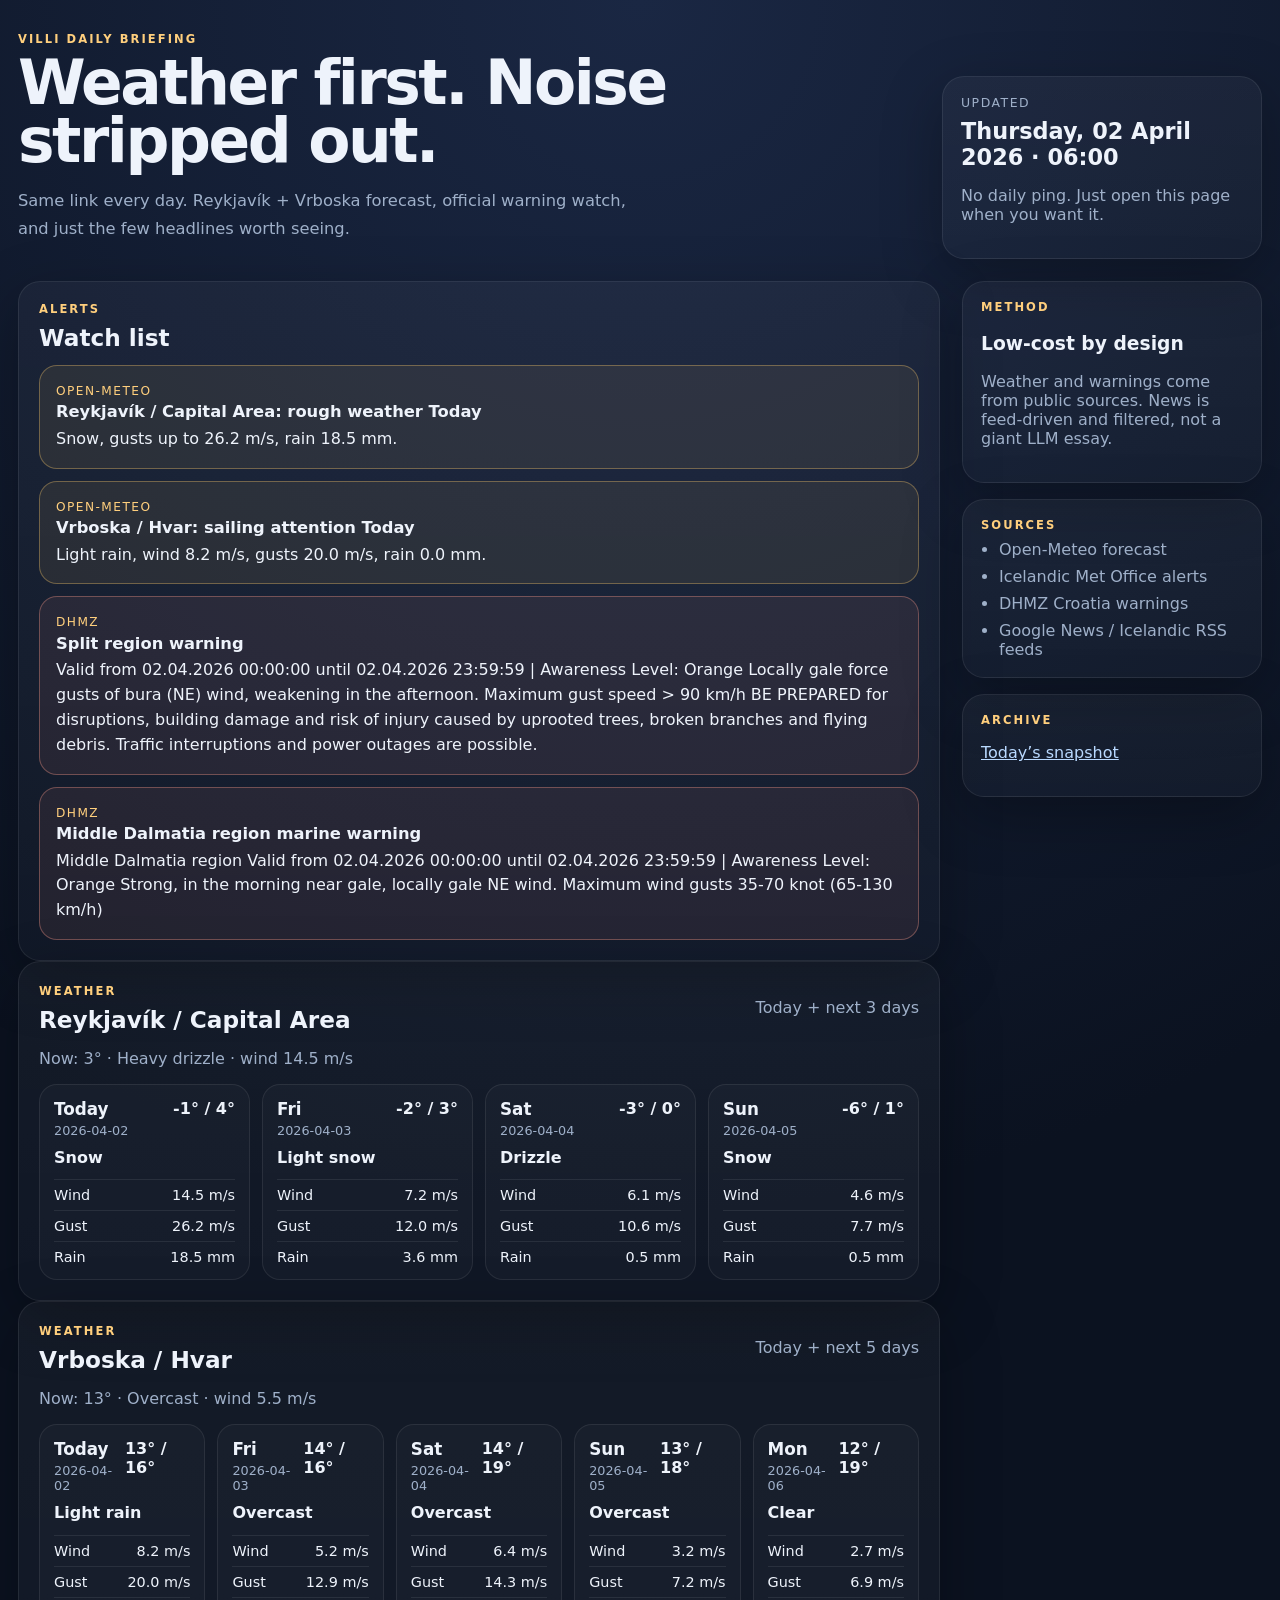
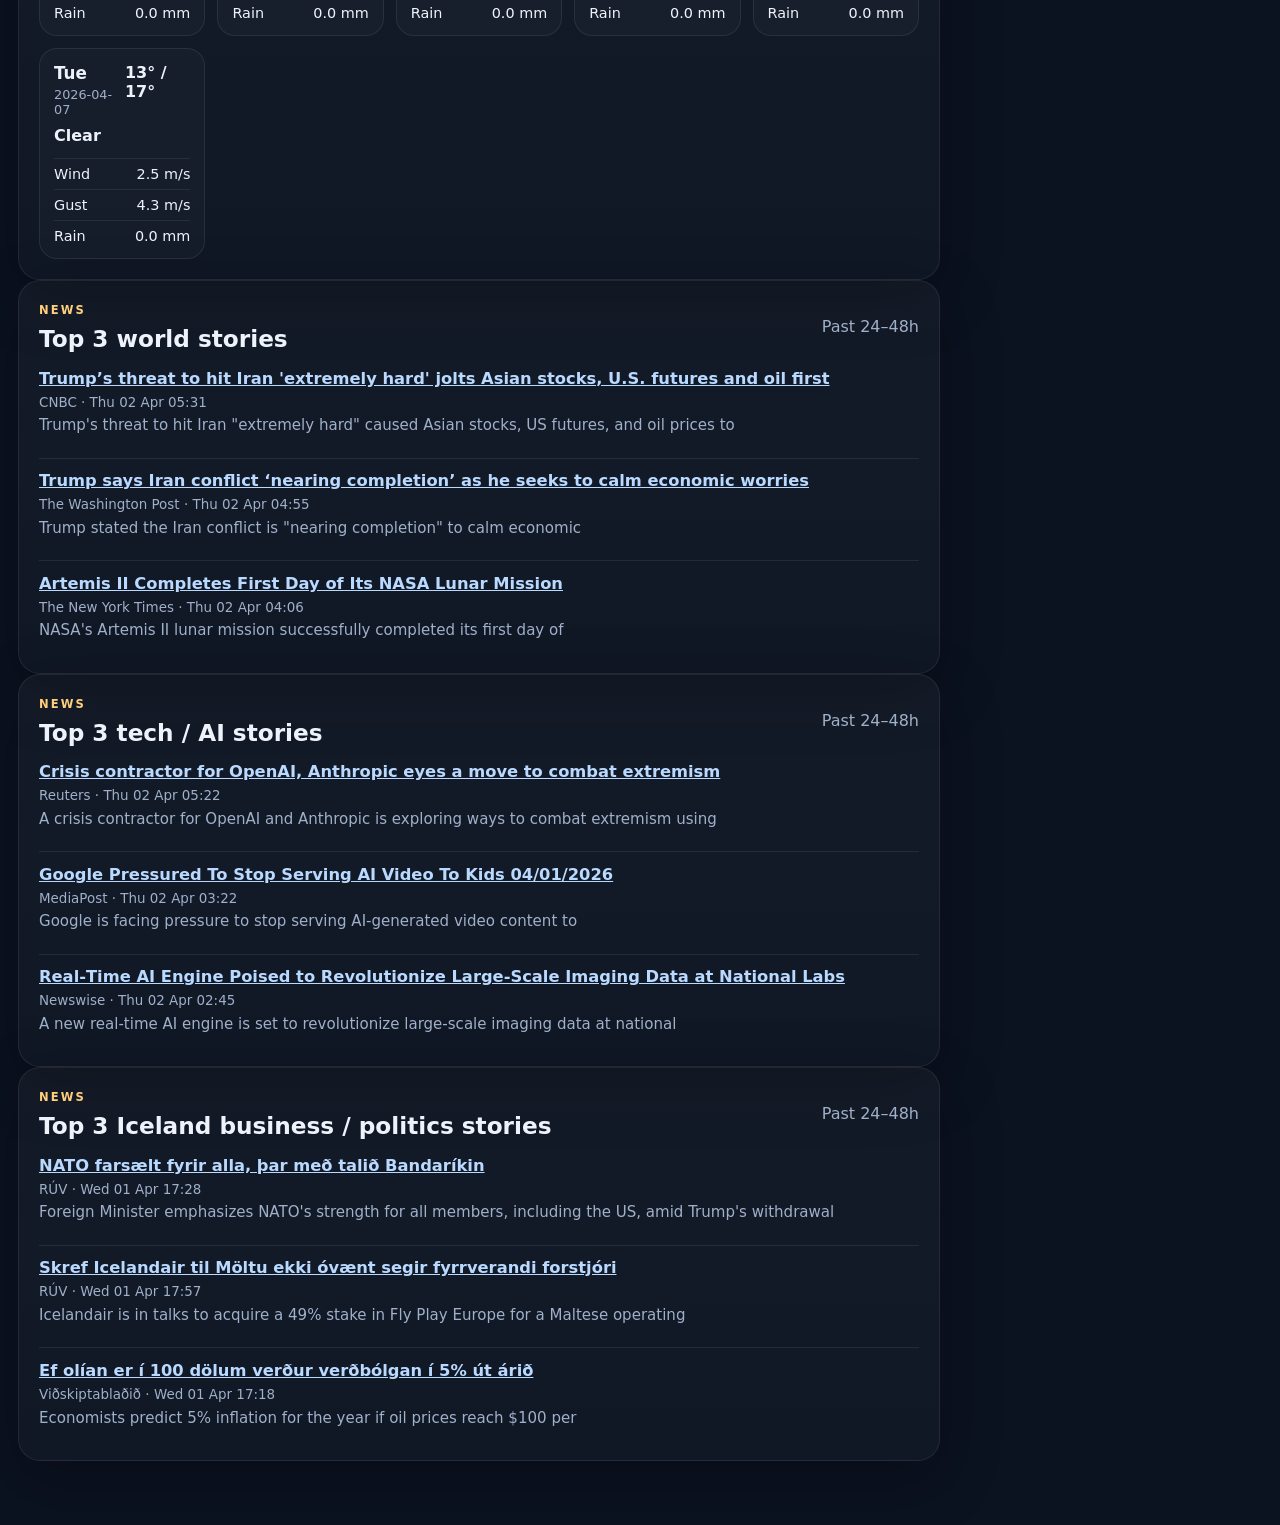
<file: index.html>
<!doctype html>
<html lang="en">
<head>
  <meta charset="utf-8">
  <meta name="viewport" content="width=device-width, initial-scale=1">
  <title>Villi Daily Briefing</title>
  <meta name="description" content="Daily weather-first briefing for Gunnar">
  <link rel="stylesheet" href="assets/style.css">
</head>
<body>
  <div class="shell">
    <header class="hero">
      <div>
        <p class="eyebrow">Villi Daily Briefing</p>
        <h1>Weather first. Noise stripped out.</h1>
        <p class="lede">Same link every day. Reykjavík + Vrboska forecast, official warning watch, and just the few headlines worth seeing.</p>
      </div>
      <div class="hero-card panel compact">
        <p class="hero-label">Updated</p>
        <p class="hero-time">Thursday, 02 April 2026 · 06:00</p>
        <p class="hero-note">No daily ping. Just open this page when you want it.</p>
      </div>
    </header>

    <main class="layout">
      <section class="main-col">
        <section class="panel alerts-panel">
          <div class="section-head"><div><p class="eyebrow">Alerts</p><h2>Watch list</h2></div></div>
          <div class="alerts-grid"><article class="alert watch"><p class="alert-kicker">Open-Meteo</p><h3>Reykjavík / Capital Area: rough weather Today</h3><p>Snow, gusts up to 26.2 m/s, rain 18.5 mm.</p></article><article class="alert watch"><p class="alert-kicker">Open-Meteo</p><h3>Vrboska / Hvar: sailing attention Today</h3><p>Light rain, wind 8.2 m/s, gusts 20.0 m/s, rain 0.0 mm.</p></article><article class="alert official"><p class="alert-kicker">DHMZ</p><h3>Split region warning</h3><p>Valid from 02.04.2026 00:00:00 until 02.04.2026 23:59:59 | Awareness Level: Orange Locally gale force gusts of bura (NE) wind, weakening in the afternoon. Maximum gust speed &gt; 90 km/h BE PREPARED for disruptions, building damage and risk of injury caused by uprooted trees, broken branches and flying debris. Traffic interruptions and power outages are possible.</p></article><article class="alert official"><p class="alert-kicker">DHMZ</p><h3>Middle Dalmatia region marine warning</h3><p>Middle Dalmatia region Valid from 02.04.2026 00:00:00 until 02.04.2026 23:59:59 | Awareness Level: Orange Strong, in the morning near gale, locally gale NE wind. Maximum wind gusts 35-70 knot (65-130 km/h)</p></article></div>
        </section>

        <section class="panel"><div class="section-head"><div><p class="eyebrow">Weather</p><h2>Reykjavík / Capital Area</h2></div><p class="subtle">Today + next 3 days</p></div><p class="current-line">Now: 3° · Heavy drizzle · wind 14.5 m/s</p><div class="forecast-grid"><div class="day-card"><div class="day-top"><div><p class="day-label">Today</p><p class="day-date">2026-04-02</p></div><p class="temp">-1° / 4°</p></div><p class="cond">Snow</p><dl><div><dt>Wind</dt><dd>14.5 m/s</dd></div><div><dt>Gust</dt><dd>26.2 m/s</dd></div><div><dt>Rain</dt><dd>18.5 mm</dd></div></dl></div><div class="day-card"><div class="day-top"><div><p class="day-label">Fri</p><p class="day-date">2026-04-03</p></div><p class="temp">-2° / 3°</p></div><p class="cond">Light snow</p><dl><div><dt>Wind</dt><dd>7.2 m/s</dd></div><div><dt>Gust</dt><dd>12.0 m/s</dd></div><div><dt>Rain</dt><dd>3.6 mm</dd></div></dl></div><div class="day-card"><div class="day-top"><div><p class="day-label">Sat</p><p class="day-date">2026-04-04</p></div><p class="temp">-3° / 0°</p></div><p class="cond">Drizzle</p><dl><div><dt>Wind</dt><dd>6.1 m/s</dd></div><div><dt>Gust</dt><dd>10.6 m/s</dd></div><div><dt>Rain</dt><dd>0.5 mm</dd></div></dl></div><div class="day-card"><div class="day-top"><div><p class="day-label">Sun</p><p class="day-date">2026-04-05</p></div><p class="temp">-6° / 1°</p></div><p class="cond">Snow</p><dl><div><dt>Wind</dt><dd>4.6 m/s</dd></div><div><dt>Gust</dt><dd>7.7 m/s</dd></div><div><dt>Rain</dt><dd>0.5 mm</dd></div></dl></div></div></section>
        <section class="panel"><div class="section-head"><div><p class="eyebrow">Weather</p><h2>Vrboska / Hvar</h2></div><p class="subtle">Today + next 5 days</p></div><p class="current-line">Now: 13° · Overcast · wind 5.5 m/s</p><div class="forecast-grid"><div class="day-card"><div class="day-top"><div><p class="day-label">Today</p><p class="day-date">2026-04-02</p></div><p class="temp">13° / 16°</p></div><p class="cond">Light rain</p><dl><div><dt>Wind</dt><dd>8.2 m/s</dd></div><div><dt>Gust</dt><dd>20.0 m/s</dd></div><div><dt>Rain</dt><dd>0.0 mm</dd></div></dl></div><div class="day-card"><div class="day-top"><div><p class="day-label">Fri</p><p class="day-date">2026-04-03</p></div><p class="temp">14° / 16°</p></div><p class="cond">Overcast</p><dl><div><dt>Wind</dt><dd>5.2 m/s</dd></div><div><dt>Gust</dt><dd>12.9 m/s</dd></div><div><dt>Rain</dt><dd>0.0 mm</dd></div></dl></div><div class="day-card"><div class="day-top"><div><p class="day-label">Sat</p><p class="day-date">2026-04-04</p></div><p class="temp">14° / 19°</p></div><p class="cond">Overcast</p><dl><div><dt>Wind</dt><dd>6.4 m/s</dd></div><div><dt>Gust</dt><dd>14.3 m/s</dd></div><div><dt>Rain</dt><dd>0.0 mm</dd></div></dl></div><div class="day-card"><div class="day-top"><div><p class="day-label">Sun</p><p class="day-date">2026-04-05</p></div><p class="temp">13° / 18°</p></div><p class="cond">Overcast</p><dl><div><dt>Wind</dt><dd>3.2 m/s</dd></div><div><dt>Gust</dt><dd>7.2 m/s</dd></div><div><dt>Rain</dt><dd>0.0 mm</dd></div></dl></div><div class="day-card"><div class="day-top"><div><p class="day-label">Mon</p><p class="day-date">2026-04-06</p></div><p class="temp">12° / 19°</p></div><p class="cond">Clear</p><dl><div><dt>Wind</dt><dd>2.7 m/s</dd></div><div><dt>Gust</dt><dd>6.9 m/s</dd></div><div><dt>Rain</dt><dd>0.0 mm</dd></div></dl></div><div class="day-card"><div class="day-top"><div><p class="day-label">Tue</p><p class="day-date">2026-04-07</p></div><p class="temp">13° / 17°</p></div><p class="cond">Clear</p><dl><div><dt>Wind</dt><dd>2.5 m/s</dd></div><div><dt>Gust</dt><dd>4.3 m/s</dd></div><div><dt>Rain</dt><dd>0.0 mm</dd></div></dl></div></div></section>

        <section class="panel">
          <div class="section-head"><div><p class="eyebrow">News</p><h2>Top 3 world stories</h2></div><p class="subtle">Past 24–48h</p></div>
          <div class="news-grid"><article class="news-item"><h4><a href="https://news.google.com/rss/articles/[base64]?oc=5" target="_blank" rel="noopener">Trump’s threat to hit Iran &#x27;extremely hard&#x27; jolts Asian stocks, U.S. futures and oil first</a></h4><p class="meta">CNBC · Thu 02 Apr 05:31</p><p class="desc">Trump&#x27;s threat to hit Iran &quot;extremely hard&quot; caused Asian stocks, US futures, and oil prices to</p></article><article class="news-item"><h4><a href="https://news.google.com/rss/articles/CBMifkFVX3lxTFBPTEd5Z191UktSanlzMFlhV3lJOHFYZG5tSkJtSkVBNXZpcmNoaWZnLVM1QUdXTXJEZUFZdW05UWRmbkx6UmRIcGxka2hZSERkLVJBNWZwVU5sRW9mUUlGY1hRZFJOUk5EMVFpQ1JJOTUxNG05aHVxUTZDWThZZw?oc=5" target="_blank" rel="noopener">Trump says Iran conflict ‘nearing completion’ as he seeks to calm economic worries</a></h4><p class="meta">The Washington Post · Thu 02 Apr 04:55</p><p class="desc">Trump stated the Iran conflict is &quot;nearing completion&quot; to calm economic</p></article><article class="news-item"><h4><a href="https://news.google.com/rss/articles/CBMigAFBVV95cUxQMDNzTThMLXVfUm1WcUp0WjU5U3NCVDhTVURJVEg2ajFTNkVqck9yUWhnSEQzc0RaMTdPVktVQ0t6OW44LXdTSnB2UzlLZE9JellucUp2TlMxeXF3b2xtb0pHT2xxZVNtbXNUUGpXSVVCTjR3OTBrWjVUNmo5Y3JubQ?oc=5" target="_blank" rel="noopener">Artemis II Completes First Day of Its NASA Lunar Mission</a></h4><p class="meta">The New York Times · Thu 02 Apr 04:06</p><p class="desc">NASA&#x27;s Artemis II lunar mission successfully completed its first day of</p></article></div>
        </section>
        <section class="panel">
          <div class="section-head"><div><p class="eyebrow">News</p><h2>Top 3 tech / AI stories</h2></div><p class="subtle">Past 24–48h</p></div>
          <div class="news-grid"><article class="news-item"><h4><a href="https://news.google.com/rss/articles/[base64]?oc=5" target="_blank" rel="noopener">Crisis contractor for OpenAI, Anthropic eyes a move to combat extremism</a></h4><p class="meta">Reuters · Thu 02 Apr 05:22</p><p class="desc">A crisis contractor for OpenAI and Anthropic is exploring ways to combat extremism using</p></article><article class="news-item"><h4><a href="https://news.google.com/rss/articles/[base64]?oc=5" target="_blank" rel="noopener">Google Pressured To Stop Serving AI Video To Kids 04/01/2026</a></h4><p class="meta">MediaPost · Thu 02 Apr 03:22</p><p class="desc">Google is facing pressure to stop serving AI-generated video content to</p></article><article class="news-item"><h4><a href="https://news.google.com/rss/articles/[base64]?oc=5" target="_blank" rel="noopener">Real‑Time AI Engine Poised to Revolutionize Large‑Scale Imaging Data at National Labs</a></h4><p class="meta">Newswise · Thu 02 Apr 02:45</p><p class="desc">A new real-time AI engine is set to revolutionize large-scale imaging data at national</p></article></div>
        </section>
        <section class="panel">
          <div class="section-head"><div><p class="eyebrow">News</p><h2>Top 3 Iceland business / politics stories</h2></div><p class="subtle">Past 24–48h</p></div>
          <div class="news-grid"><article class="news-item"><h4><a href="https://www.ruv.is/frettir/innlent/2026-04-01-nato-farsaelt-fyrir-alla-thar-med-talid-bandarikin-471561/" target="_blank" rel="noopener">NATO farsælt fyrir alla, þar með talið Bandaríkin</a></h4><p class="meta">RÚV · Wed 01 Apr 17:28</p><p class="desc">Foreign Minister emphasizes NATO&#x27;s strength for all members, including the US, amid Trump&#x27;s withdrawal</p></article><article class="news-item"><h4><a href="https://www.ruv.is/frettir/innlent/2026-04-01-skref-icelandair-til-moltu-ekki-ovaent-segir-fyrrverandi-forstjori-471560/" target="_blank" rel="noopener">Skref Icelandair til Möltu ekki óvænt segir fyrrverandi forstjóri</a></h4><p class="meta">RÚV · Wed 01 Apr 17:57</p><p class="desc">Icelandair is in talks to acquire a 49% stake in Fly Play Europe for a Maltese operating</p></article><article class="news-item"><h4><a href="https://www.vb.is/frettir/ef-olian-er-i-100-dolum-verdur-verdbolgan-i-5-ut-arid/" target="_blank" rel="noopener">Ef olían er í 100 dölum verður verðbólgan í 5% út árið</a></h4><p class="meta">Viðskiptablaðið · Wed 01 Apr 17:18</p><p class="desc">Economists predict 5% inflation for the year if oil prices reach $100 per</p></article></div>
        </section>
      </section>

      <aside class="side-col">
        <section class="panel compact">
          <p class="eyebrow">Method</p>
          <h3>Low-cost by design</h3>
          <p class="subtle">Weather and warnings come from public sources. News is feed-driven and filtered, not a giant LLM essay.</p>
        </section>
        <section class="panel compact">
          <p class="eyebrow">Sources</p>
          <ul class="source-list">
            <li>Open-Meteo forecast</li>
            <li>Icelandic Met Office alerts</li>
            <li>DHMZ Croatia warnings</li>
            <li>Google News / Icelandic RSS feeds</li>
          </ul>
        </section>
        <section class="panel compact">
          <p class="eyebrow">Archive</p>
          <p class="subtle"><a href="archive/2026-04-02.html">Today’s snapshot</a></p>
        </section>
      </aside>
    </main>
  </div>
</body>
</html>
</file>
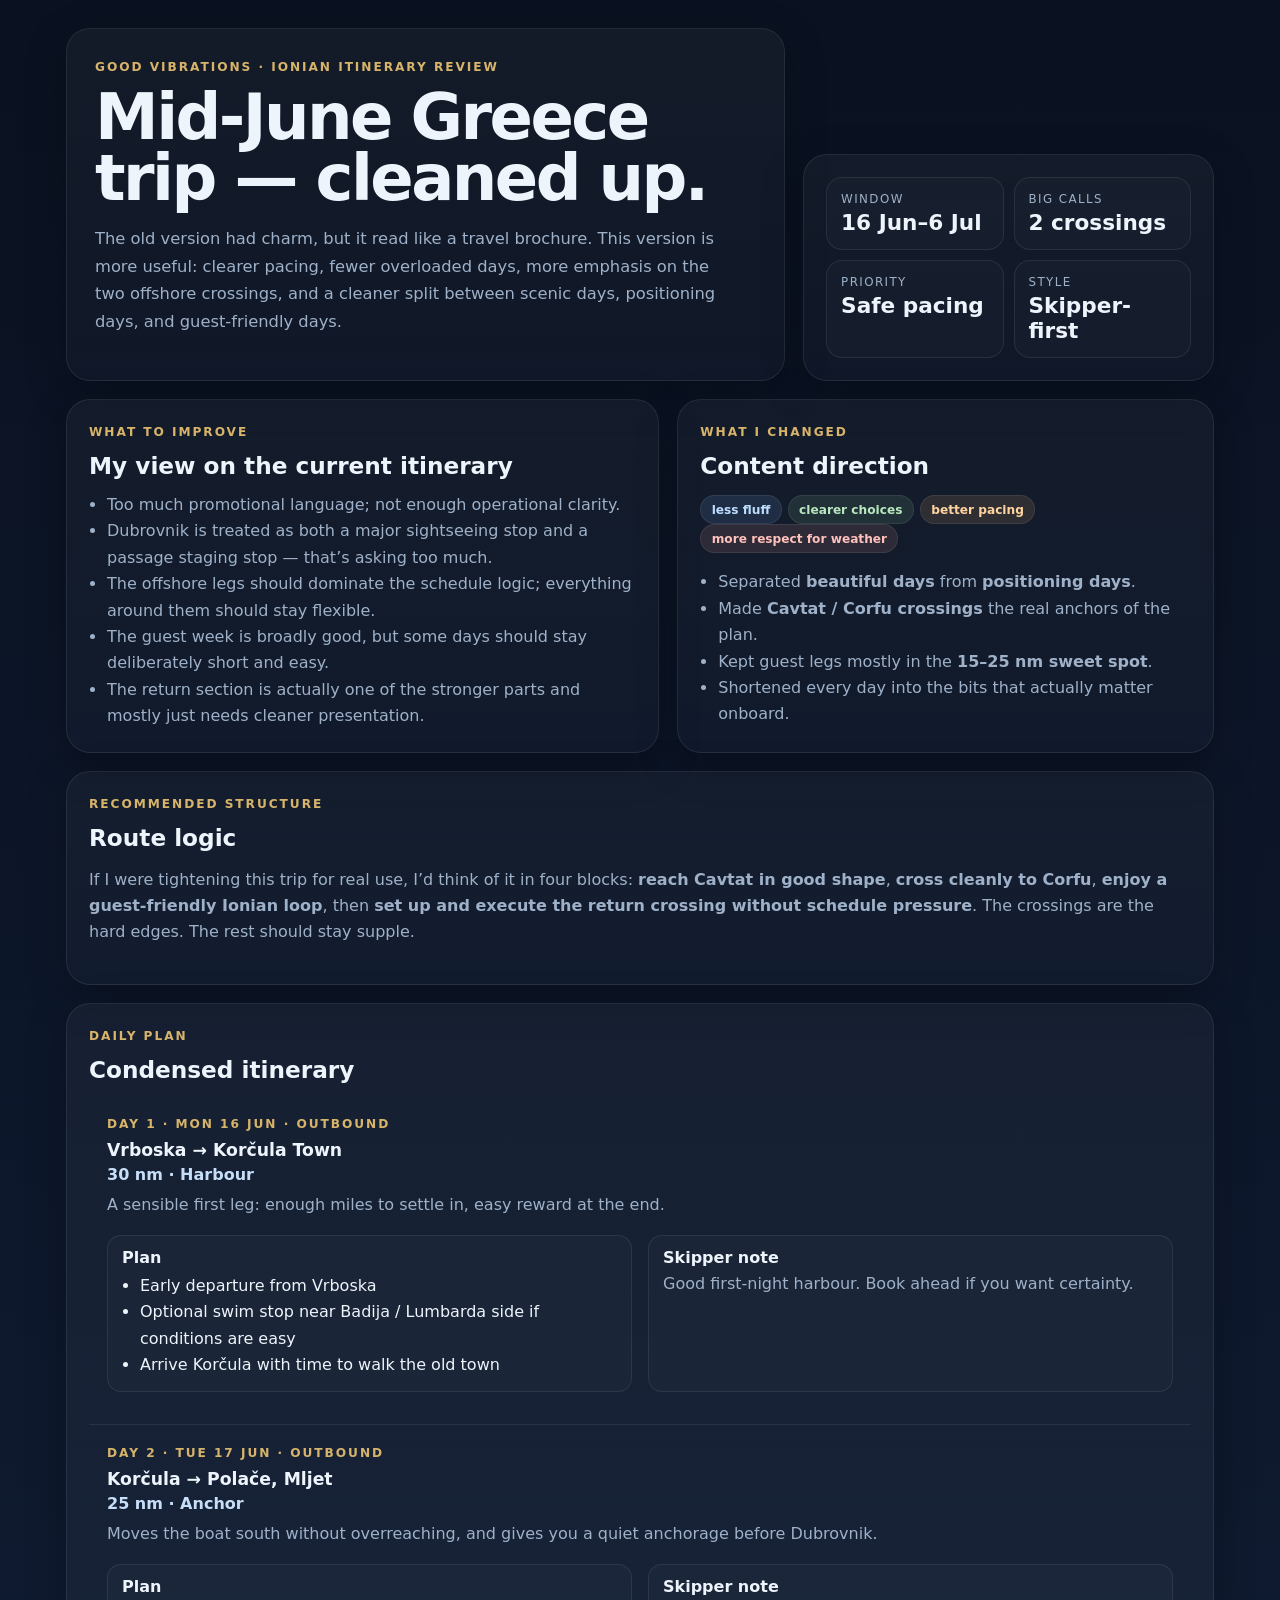
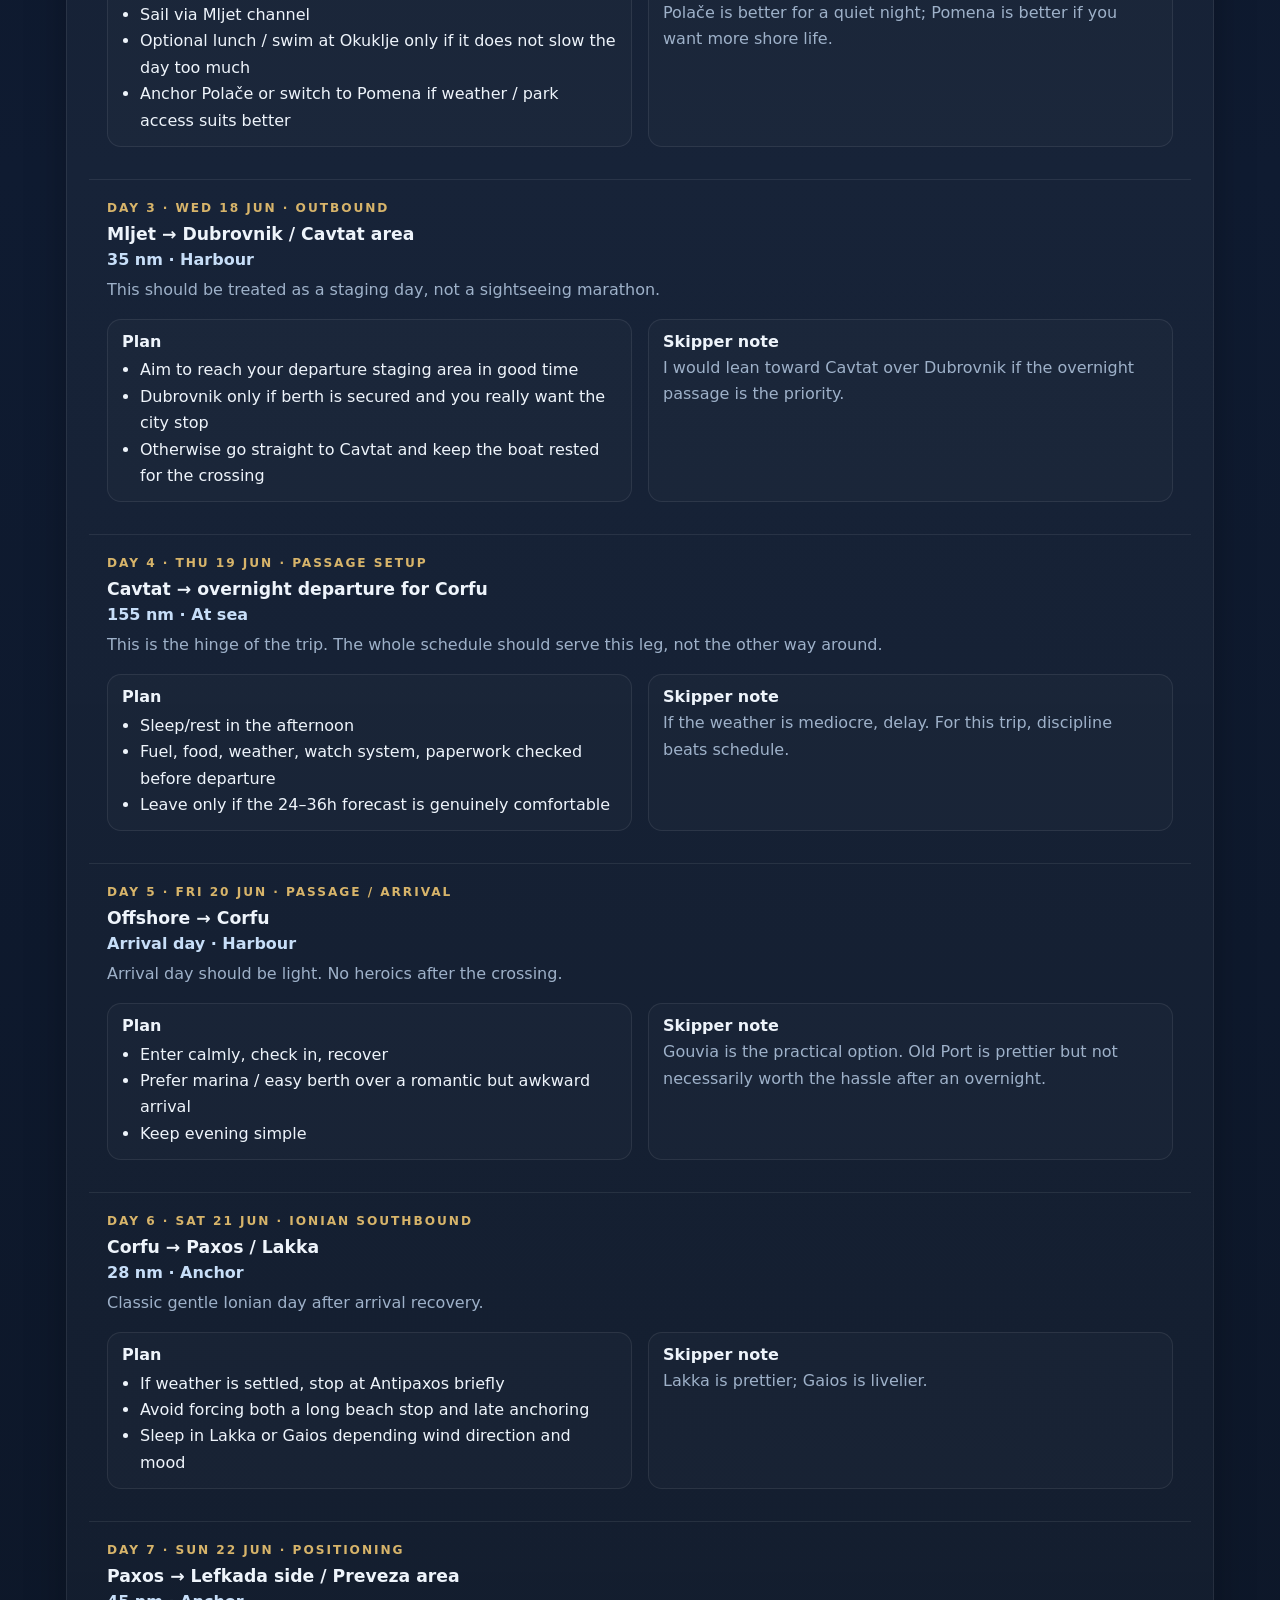
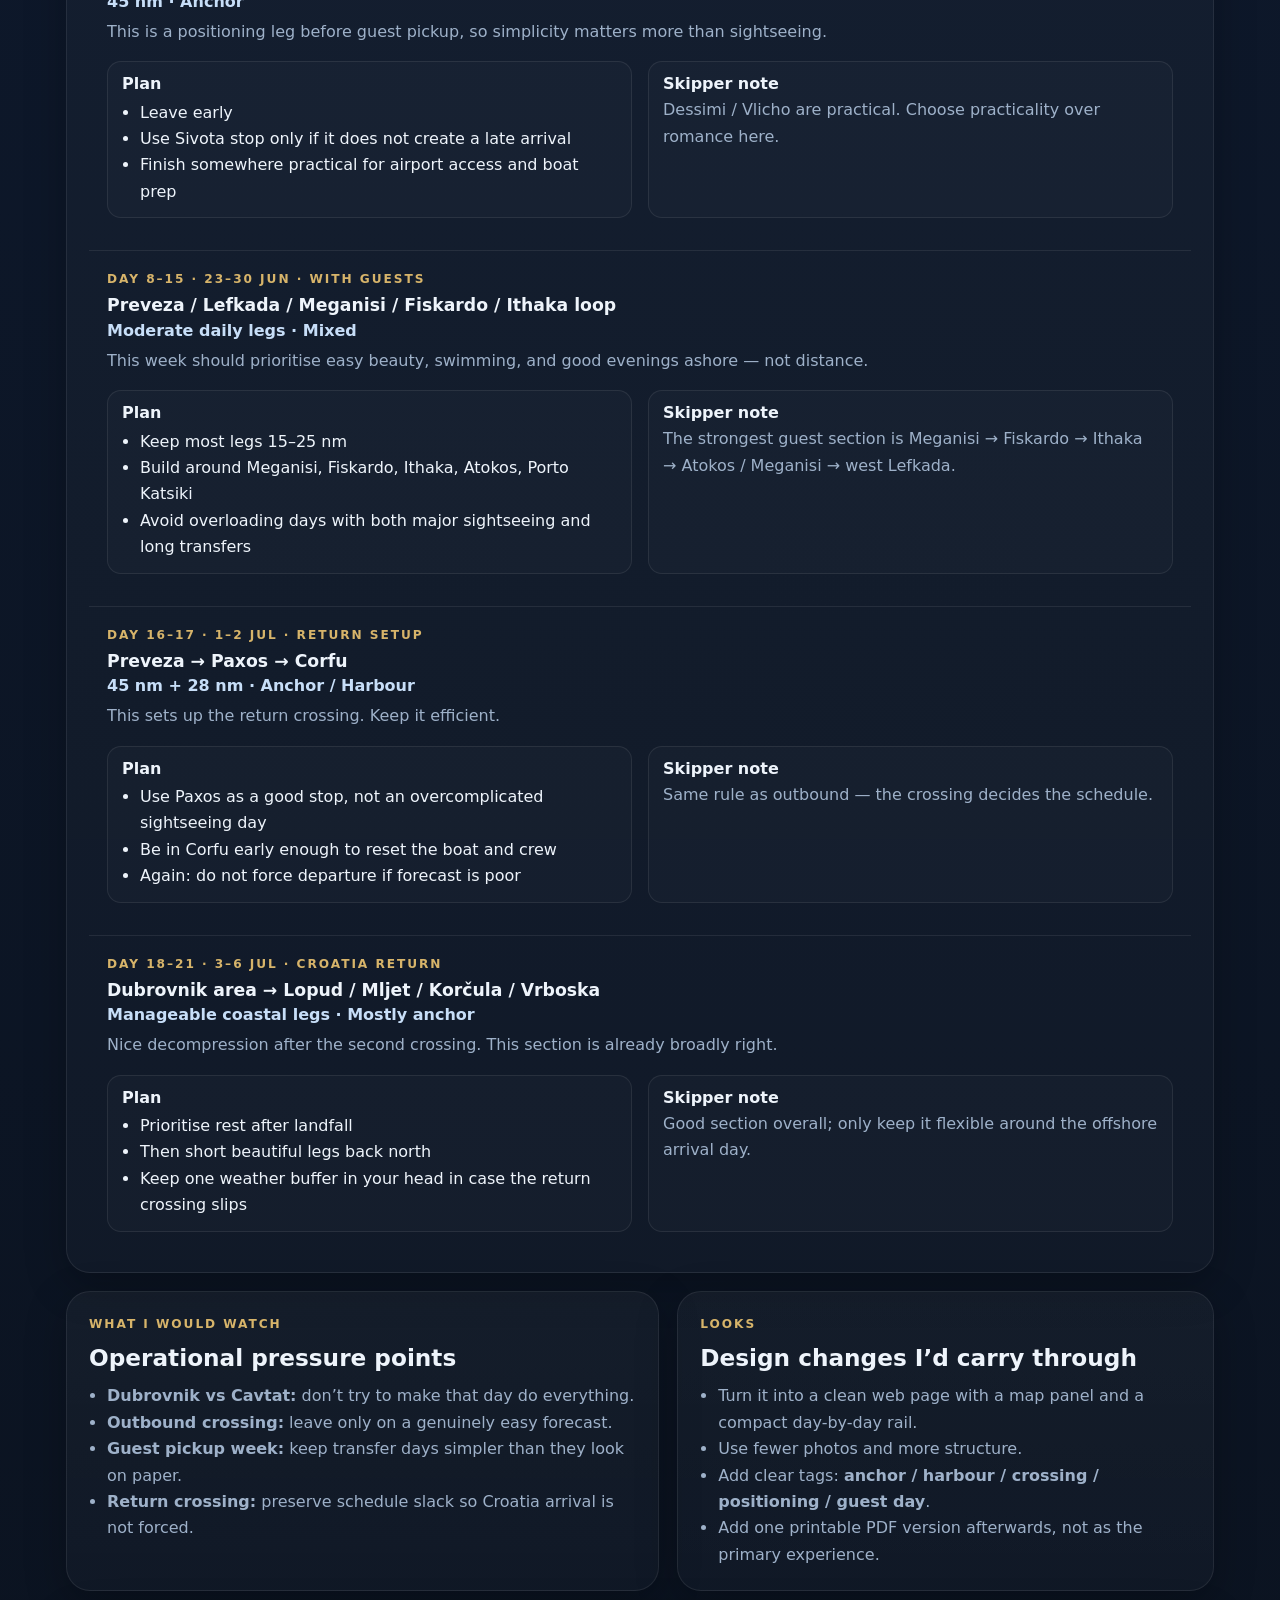
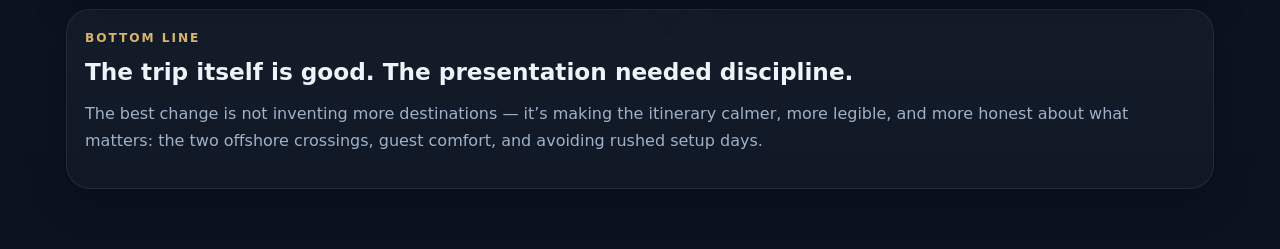
<file: sailing/index.html>
<!doctype html>
<html lang="en">
<head>
<meta charset="utf-8">
<meta name="viewport" content="width=device-width, initial-scale=1">
<title>Good Vibrations — Ionian June 2026</title>
<style>
:root{--bg:#0b1320;--panel:#101a2c;--panel2:#15233b;--text:#eef4fb;--muted:#9eb1c9;--line:rgba(255,255,255,.08);--accent:#d7b46a;--sea:#78b7ff;--green:#86c88d;--amber:#f0b36b;--red:#f39b93;}
*{box-sizing:border-box} body{margin:0;font-family:ui-sans-serif,system-ui,-apple-system,Segoe UI,Helvetica,Arial,sans-serif;background:linear-gradient(180deg,#0a1120,#0f1b31 35%,#0b1320);color:var(--text)} a{color:#bfe0ff} .shell{max-width:1180px;margin:0 auto;padding:28px 16px 60px} .hero{display:grid;grid-template-columns:1.4fr .8fr;gap:18px;align-items:end;margin-bottom:18px} .card{background:linear-gradient(180deg,rgba(255,255,255,.04),rgba(255,255,255,.025));border:1px solid var(--line);border-radius:24px;box-shadow:0 12px 40px rgba(0,0,0,.25)} .hero-main{padding:28px} .eyebrow{text-transform:uppercase;letter-spacing:.16em;font-size:.76rem;color:var(--accent);font-weight:700;margin:0 0 10px} h1{font-size:clamp(2.4rem,5vw,4.9rem);line-height:.95;letter-spacing:-.04em;margin:.1rem 0 .7rem} .lede{font-size:1.02rem;line-height:1.7;color:var(--muted);max-width:62ch} .hero-side{padding:22px} .metric-grid{display:grid;grid-template-columns:1fr 1fr;gap:10px} .metric{padding:14px;border:1px solid var(--line);border-radius:16px;background:rgba(255,255,255,.02)} .metric .k{font-size:.74rem;text-transform:uppercase;letter-spacing:.12em;color:var(--muted)} .metric .v{font-size:1.35rem;font-weight:800;margin-top:4px} .top-grid{display:grid;grid-template-columns:1.05fr .95fr;gap:18px;margin-bottom:18px} .section{padding:22px} h2{margin:.2rem 0 .8rem;font-size:1.45rem} p,li{line-height:1.65} .muted{color:var(--muted)} .bullets{padding-left:18px;margin:.4rem 0 0} .badge{display:inline-block;padding:.22rem .65rem;border-radius:999px;font-size:.76rem;font-weight:700;border:1px solid var(--line);margin-right:6px} .blue{background:rgba(120,183,255,.12);color:#bdddff} .green{background:rgba(134,200,141,.12);color:#b9e7bf} .amber{background:rgba(240,179,107,.12);color:#ffd4a0} .red{background:rgba(243,155,147,.12);color:#ffc1bb} .timeline{display:grid;gap:14px} .leg{padding:18px;border-top:1px solid var(--line)} .leg:first-child{border-top:none} .leg-top{display:flex;justify-content:space-between;gap:12px;align-items:flex-start;flex-wrap:wrap} .leg h3{margin:.1rem 0 .35rem;font-size:1.08rem} .route{color:#c7def8;font-weight:700} .nm{color:var(--accent);font-weight:700} .leg-grid{display:grid;grid-template-columns:1fr 1fr;gap:16px;margin-top:10px} .note{padding:12px 14px;border-radius:14px;border:1px solid var(--line);background:rgba(255,255,255,.02)} .note strong{display:block;margin-bottom:4px} .footer-note{margin-top:18px;padding:18px} @media (max-width:900px){.hero,.top-grid,.leg-grid{grid-template-columns:1fr} h1{font-size:2.5rem}}
</style>
</head>
<body>
<div class="shell">
  <section class="hero">
    <div class="card hero-main">
      <p class="eyebrow">Good Vibrations · Ionian itinerary review</p>
      <h1>Mid-June Greece trip — cleaned up.</h1>
      <p class="lede">The old version had charm, but it read like a travel brochure. This version is more useful: clearer pacing, fewer overloaded days, more emphasis on the two offshore crossings, and a cleaner split between scenic days, positioning days, and guest-friendly days.</p>
    </div>
    <div class="card hero-side">
      <div class="metric-grid">
        <div class="metric"><div class="k">Window</div><div class="v">16 Jun–6 Jul</div></div>
        <div class="metric"><div class="k">Big calls</div><div class="v">2 crossings</div></div>
        <div class="metric"><div class="k">Priority</div><div class="v">Safe pacing</div></div>
        <div class="metric"><div class="k">Style</div><div class="v">Skipper-first</div></div>
      </div>
    </div>
  </section>

  <section class="top-grid">
    <div class="card section">
      <p class="eyebrow">What to improve</p>
      <h2>My view on the current itinerary</h2>
      <ul class="bullets muted">
        <li>Too much promotional language; not enough operational clarity.</li>
        <li>Dubrovnik is treated as both a major sightseeing stop and a passage staging stop — that’s asking too much.</li>
        <li>The offshore legs should dominate the schedule logic; everything around them should stay flexible.</li>
        <li>The guest week is broadly good, but some days should stay deliberately short and easy.</li>
        <li>The return section is actually one of the stronger parts and mostly just needs cleaner presentation.</li>
      </ul>
    </div>
    <div class="card section">
      <p class="eyebrow">What I changed</p>
      <h2>Content direction</h2>
      <p><span class="badge blue">less fluff</span><span class="badge green">clearer choices</span><span class="badge amber">better pacing</span><span class="badge red">more respect for weather</span></p>
      <ul class="bullets muted">
        <li>Separated <strong>beautiful days</strong> from <strong>positioning days</strong>.</li>
        <li>Made <strong>Cavtat / Corfu crossings</strong> the real anchors of the plan.</li>
        <li>Kept guest legs mostly in the <strong>15–25 nm sweet spot</strong>.</li>
        <li>Shortened every day into the bits that actually matter onboard.</li>
      </ul>
    </div>
  </section>

  <section class="card section">
    <p class="eyebrow">Recommended structure</p>
    <h2>Route logic</h2>
    <p class="muted">If I were tightening this trip for real use, I’d think of it in four blocks: <strong>reach Cavtat in good shape</strong>, <strong>cross cleanly to Corfu</strong>, <strong>enjoy a guest-friendly Ionian loop</strong>, then <strong>set up and execute the return crossing without schedule pressure</strong>. The crossings are the hard edges. The rest should stay supple.</p>
  </section>

  <section class="card section" style="margin-top:18px">
    <p class="eyebrow">Daily plan</p>
    <h2>Condensed itinerary</h2>
    <div class="timeline">
      <article class="leg"><div class="leg-top"><div><p class="eyebrow" style="margin-bottom:6px">Day 1 · Mon 16 Jun · Outbound</p><h3>Vrboska → Korčula Town</h3><div class="route">30 nm · Harbour</div></div></div><p class="muted" style="margin-top:8px">A sensible first leg: enough miles to settle in, easy reward at the end.</p><div class="leg-grid"><div class="note"><strong>Plan</strong><ul class="bullets"><li>Early departure from Vrboska</li><li>Optional swim stop near Badija / Lumbarda side if conditions are easy</li><li>Arrive Korčula with time to walk the old town</li></ul></div><div class="note"><strong>Skipper note</strong><p class="muted" style="margin:0">Good first-night harbour. Book ahead if you want certainty.</p></div></div></article><article class="leg"><div class="leg-top"><div><p class="eyebrow" style="margin-bottom:6px">Day 2 · Tue 17 Jun · Outbound</p><h3>Korčula → Polače, Mljet</h3><div class="route">25 nm · Anchor</div></div></div><p class="muted" style="margin-top:8px">Moves the boat south without overreaching, and gives you a quiet anchorage before Dubrovnik.</p><div class="leg-grid"><div class="note"><strong>Plan</strong><ul class="bullets"><li>Sail via Mljet channel</li><li>Optional lunch / swim at Okuklje only if it does not slow the day too much</li><li>Anchor Polače or switch to Pomena if weather / park access suits better</li></ul></div><div class="note"><strong>Skipper note</strong><p class="muted" style="margin:0">Polače is better for a quiet night; Pomena is better if you want more shore life.</p></div></div></article><article class="leg"><div class="leg-top"><div><p class="eyebrow" style="margin-bottom:6px">Day 3 · Wed 18 Jun · Outbound</p><h3>Mljet → Dubrovnik / Cavtat area</h3><div class="route">35 nm · Harbour</div></div></div><p class="muted" style="margin-top:8px">This should be treated as a staging day, not a sightseeing marathon.</p><div class="leg-grid"><div class="note"><strong>Plan</strong><ul class="bullets"><li>Aim to reach your departure staging area in good time</li><li>Dubrovnik only if berth is secured and you really want the city stop</li><li>Otherwise go straight to Cavtat and keep the boat rested for the crossing</li></ul></div><div class="note"><strong>Skipper note</strong><p class="muted" style="margin:0">I would lean toward Cavtat over Dubrovnik if the overnight passage is the priority.</p></div></div></article><article class="leg"><div class="leg-top"><div><p class="eyebrow" style="margin-bottom:6px">Day 4 · Thu 19 Jun · Passage setup</p><h3>Cavtat → overnight departure for Corfu</h3><div class="route">155 nm · At sea</div></div></div><p class="muted" style="margin-top:8px">This is the hinge of the trip. The whole schedule should serve this leg, not the other way around.</p><div class="leg-grid"><div class="note"><strong>Plan</strong><ul class="bullets"><li>Sleep/rest in the afternoon</li><li>Fuel, food, weather, watch system, paperwork checked before departure</li><li>Leave only if the 24–36h forecast is genuinely comfortable</li></ul></div><div class="note"><strong>Skipper note</strong><p class="muted" style="margin:0">If the weather is mediocre, delay. For this trip, discipline beats schedule.</p></div></div></article><article class="leg"><div class="leg-top"><div><p class="eyebrow" style="margin-bottom:6px">Day 5 · Fri 20 Jun · Passage / arrival</p><h3>Offshore → Corfu</h3><div class="route">Arrival day · Harbour</div></div></div><p class="muted" style="margin-top:8px">Arrival day should be light. No heroics after the crossing.</p><div class="leg-grid"><div class="note"><strong>Plan</strong><ul class="bullets"><li>Enter calmly, check in, recover</li><li>Prefer marina / easy berth over a romantic but awkward arrival</li><li>Keep evening simple</li></ul></div><div class="note"><strong>Skipper note</strong><p class="muted" style="margin:0">Gouvia is the practical option. Old Port is prettier but not necessarily worth the hassle after an overnight.</p></div></div></article><article class="leg"><div class="leg-top"><div><p class="eyebrow" style="margin-bottom:6px">Day 6 · Sat 21 Jun · Ionian southbound</p><h3>Corfu → Paxos / Lakka</h3><div class="route">28 nm · Anchor</div></div></div><p class="muted" style="margin-top:8px">Classic gentle Ionian day after arrival recovery.</p><div class="leg-grid"><div class="note"><strong>Plan</strong><ul class="bullets"><li>If weather is settled, stop at Antipaxos briefly</li><li>Avoid forcing both a long beach stop and late anchoring</li><li>Sleep in Lakka or Gaios depending wind direction and mood</li></ul></div><div class="note"><strong>Skipper note</strong><p class="muted" style="margin:0">Lakka is prettier; Gaios is livelier.</p></div></div></article><article class="leg"><div class="leg-top"><div><p class="eyebrow" style="margin-bottom:6px">Day 7 · Sun 22 Jun · Positioning</p><h3>Paxos → Lefkada side / Preveza area</h3><div class="route">45 nm · Anchor</div></div></div><p class="muted" style="margin-top:8px">This is a positioning leg before guest pickup, so simplicity matters more than sightseeing.</p><div class="leg-grid"><div class="note"><strong>Plan</strong><ul class="bullets"><li>Leave early</li><li>Use Sivota stop only if it does not create a late arrival</li><li>Finish somewhere practical for airport access and boat prep</li></ul></div><div class="note"><strong>Skipper note</strong><p class="muted" style="margin:0">Dessimi / Vlicho are practical. Choose practicality over romance here.</p></div></div></article><article class="leg"><div class="leg-top"><div><p class="eyebrow" style="margin-bottom:6px">Day 8–15 · 23–30 Jun · With guests</p><h3>Preveza / Lefkada / Meganisi / Fiskardo / Ithaka loop</h3><div class="route">Moderate daily legs · Mixed</div></div></div><p class="muted" style="margin-top:8px">This week should prioritise easy beauty, swimming, and good evenings ashore — not distance.</p><div class="leg-grid"><div class="note"><strong>Plan</strong><ul class="bullets"><li>Keep most legs 15–25 nm</li><li>Build around Meganisi, Fiskardo, Ithaka, Atokos, Porto Katsiki</li><li>Avoid overloading days with both major sightseeing and long transfers</li></ul></div><div class="note"><strong>Skipper note</strong><p class="muted" style="margin:0">The strongest guest section is Meganisi → Fiskardo → Ithaka → Atokos / Meganisi → west Lefkada.</p></div></div></article><article class="leg"><div class="leg-top"><div><p class="eyebrow" style="margin-bottom:6px">Day 16–17 · 1–2 Jul · Return setup</p><h3>Preveza → Paxos → Corfu</h3><div class="route">45 nm + 28 nm · Anchor / Harbour</div></div></div><p class="muted" style="margin-top:8px">This sets up the return crossing. Keep it efficient.</p><div class="leg-grid"><div class="note"><strong>Plan</strong><ul class="bullets"><li>Use Paxos as a good stop, not an overcomplicated sightseeing day</li><li>Be in Corfu early enough to reset the boat and crew</li><li>Again: do not force departure if forecast is poor</li></ul></div><div class="note"><strong>Skipper note</strong><p class="muted" style="margin:0">Same rule as outbound — the crossing decides the schedule.</p></div></div></article><article class="leg"><div class="leg-top"><div><p class="eyebrow" style="margin-bottom:6px">Day 18–21 · 3–6 Jul · Croatia return</p><h3>Dubrovnik area → Lopud / Mljet / Korčula / Vrboska</h3><div class="route">Manageable coastal legs · Mostly anchor</div></div></div><p class="muted" style="margin-top:8px">Nice decompression after the second crossing. This section is already broadly right.</p><div class="leg-grid"><div class="note"><strong>Plan</strong><ul class="bullets"><li>Prioritise rest after landfall</li><li>Then short beautiful legs back north</li><li>Keep one weather buffer in your head in case the return crossing slips</li></ul></div><div class="note"><strong>Skipper note</strong><p class="muted" style="margin:0">Good section overall; only keep it flexible around the offshore arrival day.</p></div></div></article>
    </div>
  </section>

  <section class="top-grid" style="margin-top:18px">
    <div class="card section">
      <p class="eyebrow">What I would watch</p>
      <h2>Operational pressure points</h2>
      <ul class="bullets muted">
        <li><strong>Dubrovnik vs Cavtat:</strong> don’t try to make that day do everything.</li>
        <li><strong>Outbound crossing:</strong> leave only on a genuinely easy forecast.</li>
        <li><strong>Guest pickup week:</strong> keep transfer days simpler than they look on paper.</li>
        <li><strong>Return crossing:</strong> preserve schedule slack so Croatia arrival is not forced.</li>
      </ul>
    </div>
    <div class="card section">
      <p class="eyebrow">Looks</p>
      <h2>Design changes I’d carry through</h2>
      <ul class="bullets muted">
        <li>Turn it into a clean web page with a map panel and a compact day-by-day rail.</li>
        <li>Use fewer photos and more structure.</li>
        <li>Add clear tags: <strong>anchor / harbour / crossing / positioning / guest day</strong>.</li>
        <li>Add one printable PDF version afterwards, not as the primary experience.</li>
      </ul>
    </div>
  </section>

  <section class="card footer-note">
    <p class="eyebrow">Bottom line</p>
    <h2 style="margin-top:0">The trip itself is good. The presentation needed discipline.</h2>
    <p class="muted">The best change is not inventing more destinations — it’s making the itinerary calmer, more legible, and more honest about what matters: the two offshore crossings, guest comfort, and avoiding rushed setup days.</p>
  </section>
</div>
</body>
</html>
</file>
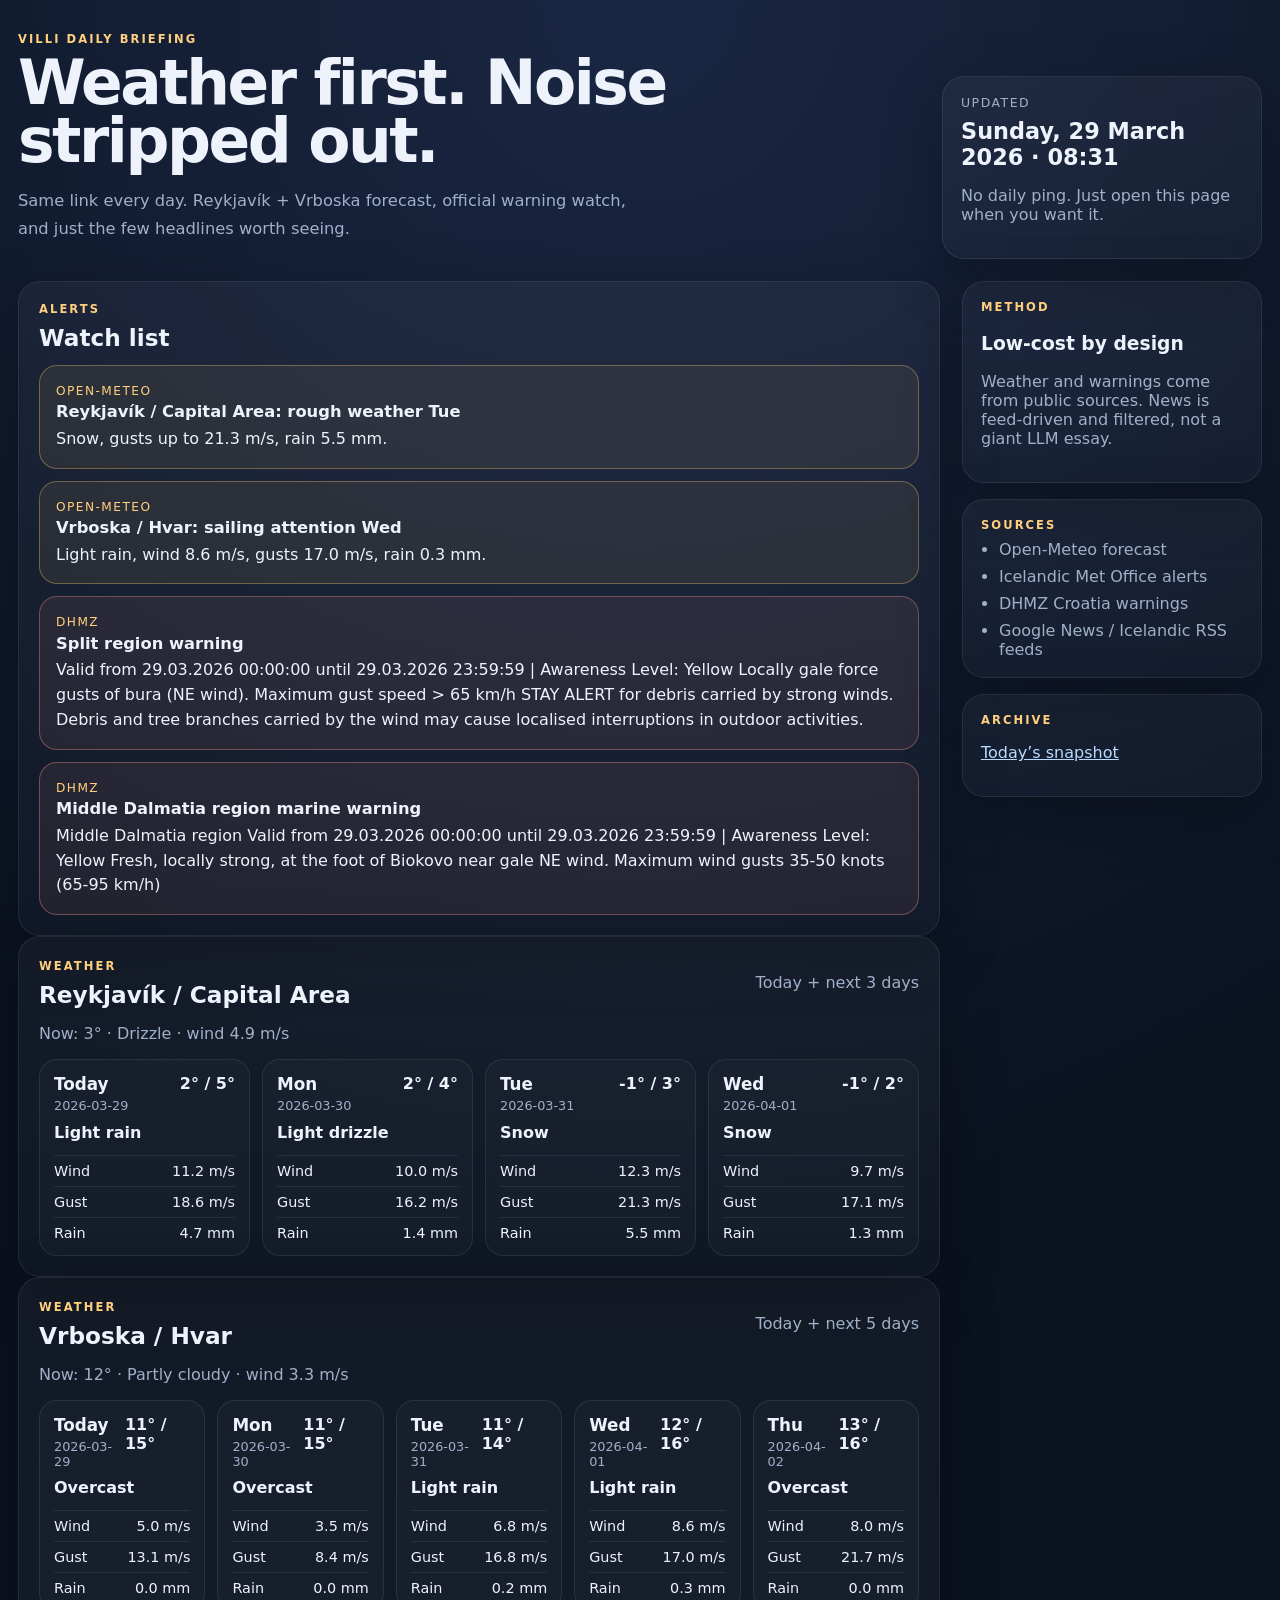
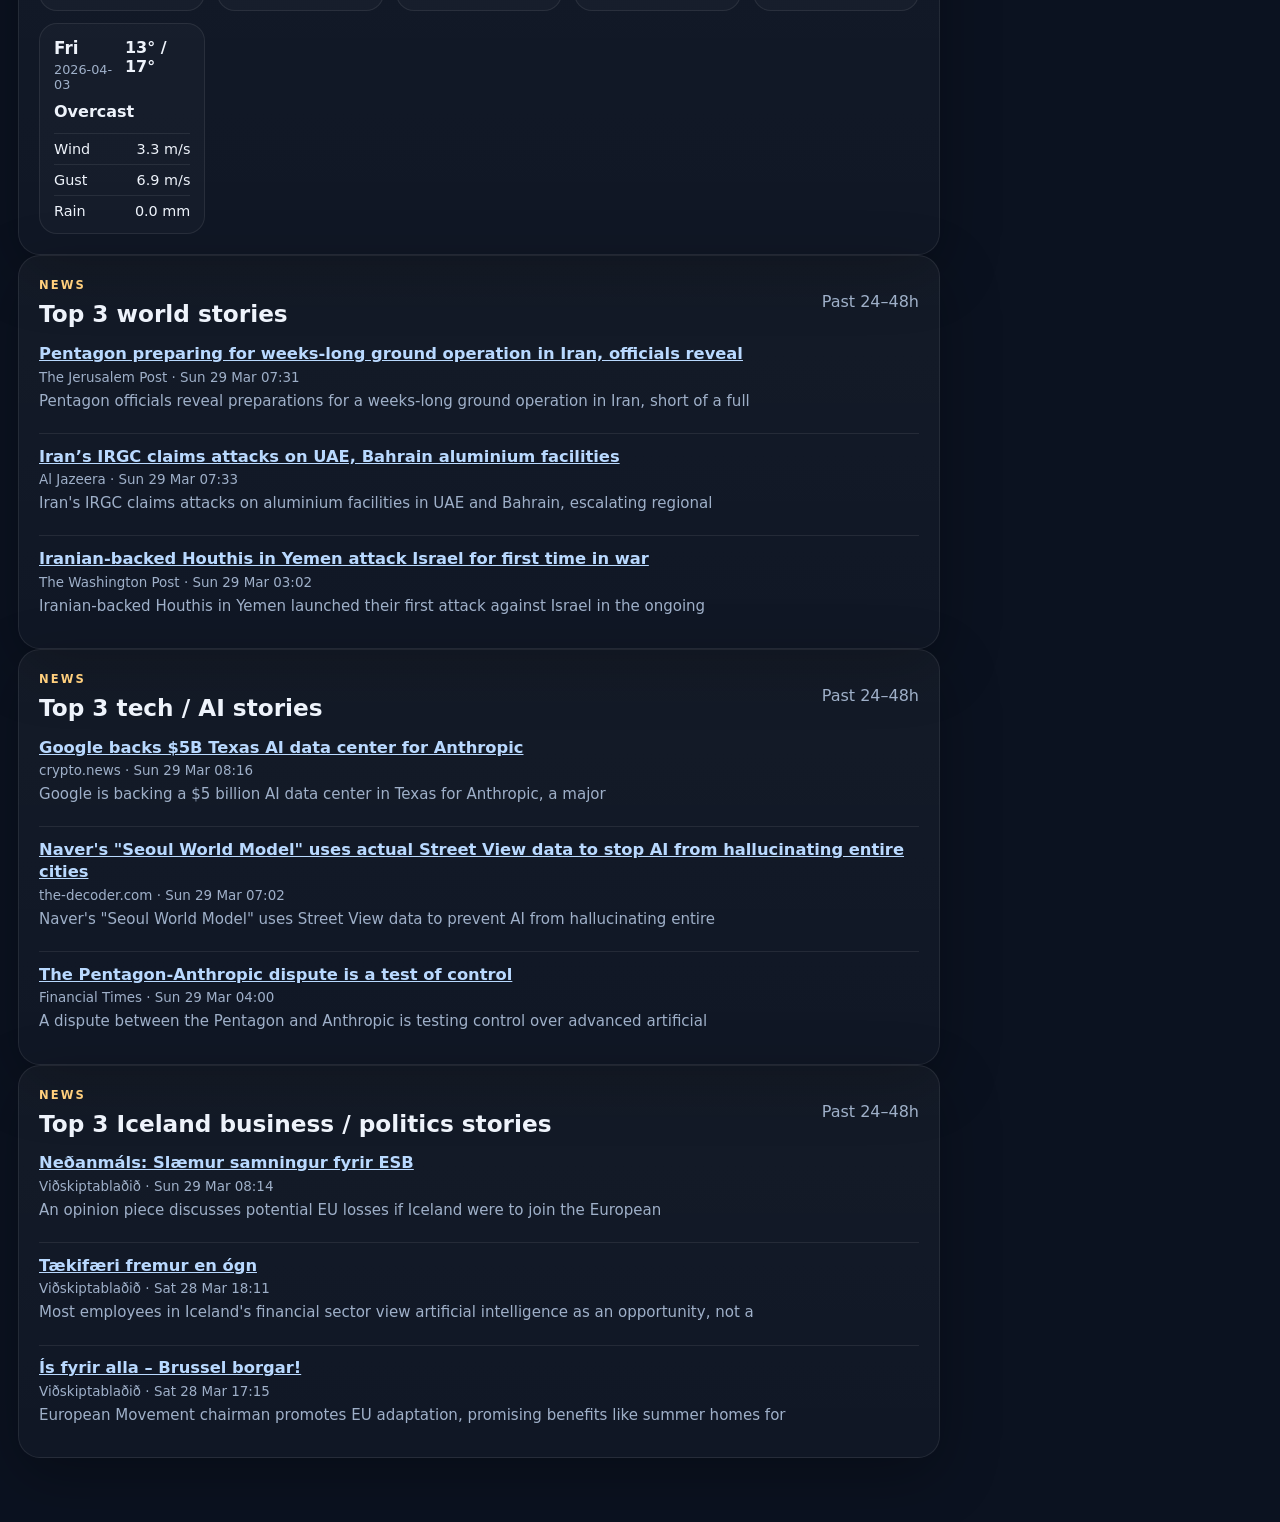
<file: archive/2026-03-29.html>
<!doctype html>
<html lang="en">
<head>
  <meta charset="utf-8">
  <meta name="viewport" content="width=device-width, initial-scale=1">
  <title>Villi Daily Briefing</title>
  <meta name="description" content="Daily weather-first briefing for Gunnar">
  <link rel="stylesheet" href="../assets/style.css">
</head>
<body>
  <div class="shell">
    <header class="hero">
      <div>
        <p class="eyebrow">Villi Daily Briefing</p>
        <h1>Weather first. Noise stripped out.</h1>
        <p class="lede">Same link every day. Reykjavík + Vrboska forecast, official warning watch, and just the few headlines worth seeing.</p>
      </div>
      <div class="hero-card panel compact">
        <p class="hero-label">Updated</p>
        <p class="hero-time">Sunday, 29 March 2026 · 08:31</p>
        <p class="hero-note">No daily ping. Just open this page when you want it.</p>
      </div>
    </header>

    <main class="layout">
      <section class="main-col">
        <section class="panel alerts-panel">
          <div class="section-head"><div><p class="eyebrow">Alerts</p><h2>Watch list</h2></div></div>
          <div class="alerts-grid"><article class="alert watch"><p class="alert-kicker">Open-Meteo</p><h3>Reykjavík / Capital Area: rough weather Tue</h3><p>Snow, gusts up to 21.3 m/s, rain 5.5 mm.</p></article><article class="alert watch"><p class="alert-kicker">Open-Meteo</p><h3>Vrboska / Hvar: sailing attention Wed</h3><p>Light rain, wind 8.6 m/s, gusts 17.0 m/s, rain 0.3 mm.</p></article><article class="alert official"><p class="alert-kicker">DHMZ</p><h3>Split region warning</h3><p>Valid from 29.03.2026 00:00:00 until 29.03.2026 23:59:59 | Awareness Level: Yellow Locally gale force gusts of bura (NE wind). Maximum gust speed &gt; 65 km/h STAY ALERT for debris carried by strong winds. Debris and tree branches carried by the wind may cause localised interruptions in outdoor activities.</p></article><article class="alert official"><p class="alert-kicker">DHMZ</p><h3>Middle Dalmatia region marine warning</h3><p>Middle Dalmatia region Valid from 29.03.2026 00:00:00 until 29.03.2026 23:59:59 | Awareness Level: Yellow Fresh, locally strong, at the foot of Biokovo near gale NE wind. Maximum wind gusts 35-50 knots (65-95 km/h)</p></article></div>
        </section>

        <section class="panel"><div class="section-head"><div><p class="eyebrow">Weather</p><h2>Reykjavík / Capital Area</h2></div><p class="subtle">Today + next 3 days</p></div><p class="current-line">Now: 3° · Drizzle · wind 4.9 m/s</p><div class="forecast-grid"><div class="day-card"><div class="day-top"><div><p class="day-label">Today</p><p class="day-date">2026-03-29</p></div><p class="temp">2° / 5°</p></div><p class="cond">Light rain</p><dl><div><dt>Wind</dt><dd>11.2 m/s</dd></div><div><dt>Gust</dt><dd>18.6 m/s</dd></div><div><dt>Rain</dt><dd>4.7 mm</dd></div></dl></div><div class="day-card"><div class="day-top"><div><p class="day-label">Mon</p><p class="day-date">2026-03-30</p></div><p class="temp">2° / 4°</p></div><p class="cond">Light drizzle</p><dl><div><dt>Wind</dt><dd>10.0 m/s</dd></div><div><dt>Gust</dt><dd>16.2 m/s</dd></div><div><dt>Rain</dt><dd>1.4 mm</dd></div></dl></div><div class="day-card"><div class="day-top"><div><p class="day-label">Tue</p><p class="day-date">2026-03-31</p></div><p class="temp">-1° / 3°</p></div><p class="cond">Snow</p><dl><div><dt>Wind</dt><dd>12.3 m/s</dd></div><div><dt>Gust</dt><dd>21.3 m/s</dd></div><div><dt>Rain</dt><dd>5.5 mm</dd></div></dl></div><div class="day-card"><div class="day-top"><div><p class="day-label">Wed</p><p class="day-date">2026-04-01</p></div><p class="temp">-1° / 2°</p></div><p class="cond">Snow</p><dl><div><dt>Wind</dt><dd>9.7 m/s</dd></div><div><dt>Gust</dt><dd>17.1 m/s</dd></div><div><dt>Rain</dt><dd>1.3 mm</dd></div></dl></div></div></section>
        <section class="panel"><div class="section-head"><div><p class="eyebrow">Weather</p><h2>Vrboska / Hvar</h2></div><p class="subtle">Today + next 5 days</p></div><p class="current-line">Now: 12° · Partly cloudy · wind 3.3 m/s</p><div class="forecast-grid"><div class="day-card"><div class="day-top"><div><p class="day-label">Today</p><p class="day-date">2026-03-29</p></div><p class="temp">11° / 15°</p></div><p class="cond">Overcast</p><dl><div><dt>Wind</dt><dd>5.0 m/s</dd></div><div><dt>Gust</dt><dd>13.1 m/s</dd></div><div><dt>Rain</dt><dd>0.0 mm</dd></div></dl></div><div class="day-card"><div class="day-top"><div><p class="day-label">Mon</p><p class="day-date">2026-03-30</p></div><p class="temp">11° / 15°</p></div><p class="cond">Overcast</p><dl><div><dt>Wind</dt><dd>3.5 m/s</dd></div><div><dt>Gust</dt><dd>8.4 m/s</dd></div><div><dt>Rain</dt><dd>0.0 mm</dd></div></dl></div><div class="day-card"><div class="day-top"><div><p class="day-label">Tue</p><p class="day-date">2026-03-31</p></div><p class="temp">11° / 14°</p></div><p class="cond">Light rain</p><dl><div><dt>Wind</dt><dd>6.8 m/s</dd></div><div><dt>Gust</dt><dd>16.8 m/s</dd></div><div><dt>Rain</dt><dd>0.2 mm</dd></div></dl></div><div class="day-card"><div class="day-top"><div><p class="day-label">Wed</p><p class="day-date">2026-04-01</p></div><p class="temp">12° / 16°</p></div><p class="cond">Light rain</p><dl><div><dt>Wind</dt><dd>8.6 m/s</dd></div><div><dt>Gust</dt><dd>17.0 m/s</dd></div><div><dt>Rain</dt><dd>0.3 mm</dd></div></dl></div><div class="day-card"><div class="day-top"><div><p class="day-label">Thu</p><p class="day-date">2026-04-02</p></div><p class="temp">13° / 16°</p></div><p class="cond">Overcast</p><dl><div><dt>Wind</dt><dd>8.0 m/s</dd></div><div><dt>Gust</dt><dd>21.7 m/s</dd></div><div><dt>Rain</dt><dd>0.0 mm</dd></div></dl></div><div class="day-card"><div class="day-top"><div><p class="day-label">Fri</p><p class="day-date">2026-04-03</p></div><p class="temp">13° / 17°</p></div><p class="cond">Overcast</p><dl><div><dt>Wind</dt><dd>3.3 m/s</dd></div><div><dt>Gust</dt><dd>6.9 m/s</dd></div><div><dt>Rain</dt><dd>0.0 mm</dd></div></dl></div></div></section>

        <section class="panel">
          <div class="section-head"><div><p class="eyebrow">News</p><h2>Top 3 world stories</h2></div><p class="subtle">Past 24–48h</p></div>
          <div class="news-grid"><article class="news-item"><h4><a href="https://news.google.com/rss/articles/CBMiakFVX3lxTE5BMWRkbjdHQ2Jwc0duYllWME9Ja2lqMzZCc3ZuaEZRUVpTTDBkbm1fWThKR3hEbU4wN2VVdTY2X3FEV3NHNEtBNFFoMUx4TUZBQ3Z6enBqV19HRkNjVG9aZThSSDZkWWF4WVE?oc=5" target="_blank" rel="noopener">Pentagon preparing for weeks-long ground operation in Iran, officials reveal</a></h4><p class="meta">The Jerusalem Post · Sun 29 Mar 07:31</p><p class="desc">Pentagon officials reveal preparations for a weeks-long ground operation in Iran, short of a full</p></article><article class="news-item"><h4><a href="https://news.google.com/rss/articles/[base64]?oc=5" target="_blank" rel="noopener">Iran’s IRGC claims attacks on UAE, Bahrain aluminium facilities</a></h4><p class="meta">Al Jazeera · Sun 29 Mar 07:33</p><p class="desc">Iran&#x27;s IRGC claims attacks on aluminium facilities in UAE and Bahrain, escalating regional</p></article><article class="news-item"><h4><a href="https://news.google.com/rss/articles/CBMifEFVX3lxTFB2LW9fUjBuQ1haQUdiQzRBSDBVNkFWazR3dDZsbDBJZE5yeDRUQjFBN0RaS0dzWjNCSm1TdW85anFXNno3V3p4OXFEUEgwRVJNOC1LcUhRN3p6X21FRm5uaFZwTUFxeDVmR2pZYm9iem4wOHBzUGpyOWRLSEg?oc=5" target="_blank" rel="noopener">Iranian-backed Houthis in Yemen attack Israel for first time in war</a></h4><p class="meta">The Washington Post · Sun 29 Mar 03:02</p><p class="desc">Iranian-backed Houthis in Yemen launched their first attack against Israel in the ongoing</p></article></div>
        </section>
        <section class="panel">
          <div class="section-head"><div><p class="eyebrow">News</p><h2>Top 3 tech / AI stories</h2></div><p class="subtle">Past 24–48h</p></div>
          <div class="news-grid"><article class="news-item"><h4><a href="https://news.google.com/rss/articles/CBMie0FVX3lxTE9Ka2xXUU9Zd2VRLUVKQ3ZBY0pQU01HN3hPVzFpUmIySjV2ekdHS0ZDa2U3MmJoeEZmNl9tV0RwVVp2TEVlSC0xNXJyeVotaGhnRUVGRm9ISVdTS1ViVGpSN0RqcF9BcFNhLUJ1cU1sdHRRZnZpN0Q1ZUtNQQ?oc=5" target="_blank" rel="noopener">Google backs $5B Texas AI data center for Anthropic</a></h4><p class="meta">crypto.news · Sun 29 Mar 08:16</p><p class="desc">Google is backing a $5 billion AI data center in Texas for Anthropic, a major</p></article><article class="news-item"><h4><a href="https://news.google.com/rss/articles/[base64]?oc=5" target="_blank" rel="noopener">Naver&#x27;s &quot;Seoul World Model&quot; uses actual Street View data to stop AI from hallucinating entire cities</a></h4><p class="meta">the-decoder.com · Sun 29 Mar 07:02</p><p class="desc">Naver&#x27;s &quot;Seoul World Model&quot; uses Street View data to prevent AI from hallucinating entire</p></article><article class="news-item"><h4><a href="https://news.google.com/rss/articles/CBMicEFVX3lxTE5pVjh0WUpXYWdHcUItT2laYUpHSTdHaUxXY0JoMnFWS1IwWi1nVzk1T0NaY2lwenZzTk9hZy1ENjdYYnRMaVA1WmhjbkZRWGpMRmNtUEhRMEVnSE5NS1VYSVAyN184VXdPYzEzTS1pX3c?oc=5" target="_blank" rel="noopener">The Pentagon-Anthropic dispute is a test of control</a></h4><p class="meta">Financial Times · Sun 29 Mar 04:00</p><p class="desc">A dispute between the Pentagon and Anthropic is testing control over advanced artificial</p></article></div>
        </section>
        <section class="panel">
          <div class="section-head"><div><p class="eyebrow">News</p><h2>Top 3 Iceland business / politics stories</h2></div><p class="subtle">Past 24–48h</p></div>
          <div class="news-grid"><article class="news-item"><h4><a href="https://www.vb.is/skodun/nedanmals-slaemur-samningur-fyrir-esb/" target="_blank" rel="noopener">Neðanmáls: Slæmur samningur fyrir ESB</a></h4><p class="meta">Viðskiptablaðið · Sun 29 Mar 08:14</p><p class="desc">An opinion piece discusses potential EU losses if Iceland were to join the European</p></article><article class="news-item"><h4><a href="https://www.vb.is/frettir/taekifaeri-fremur-en-ogn/" target="_blank" rel="noopener">Tækifæri fremur en ógn</a></h4><p class="meta">Viðskiptablaðið · Sat 28 Mar 18:11</p><p class="desc">Most employees in Iceland&#x27;s financial sector view artificial intelligence as an opportunity, not a</p></article><article class="news-item"><h4><a href="https://www.vb.is/skodun/is-fyrir-alla-brussel-borgar2/" target="_blank" rel="noopener">Ís fyrir alla – Brussel borgar!</a></h4><p class="meta">Viðskiptablaðið · Sat 28 Mar 17:15</p><p class="desc">European Movement chairman promotes EU adaptation, promising benefits like summer homes for</p></article></div>
        </section>
      </section>

      <aside class="side-col">
        <section class="panel compact">
          <p class="eyebrow">Method</p>
          <h3>Low-cost by design</h3>
          <p class="subtle">Weather and warnings come from public sources. News is feed-driven and filtered, not a giant LLM essay.</p>
        </section>
        <section class="panel compact">
          <p class="eyebrow">Sources</p>
          <ul class="source-list">
            <li>Open-Meteo forecast</li>
            <li>Icelandic Met Office alerts</li>
            <li>DHMZ Croatia warnings</li>
            <li>Google News / Icelandic RSS feeds</li>
          </ul>
        </section>
        <section class="panel compact">
          <p class="eyebrow">Archive</p>
          <p class="subtle"><a href="archive/2026-03-29.html">Today’s snapshot</a></p>
        </section>
      </aside>
    </main>
  </div>
</body>
</html>
</file>
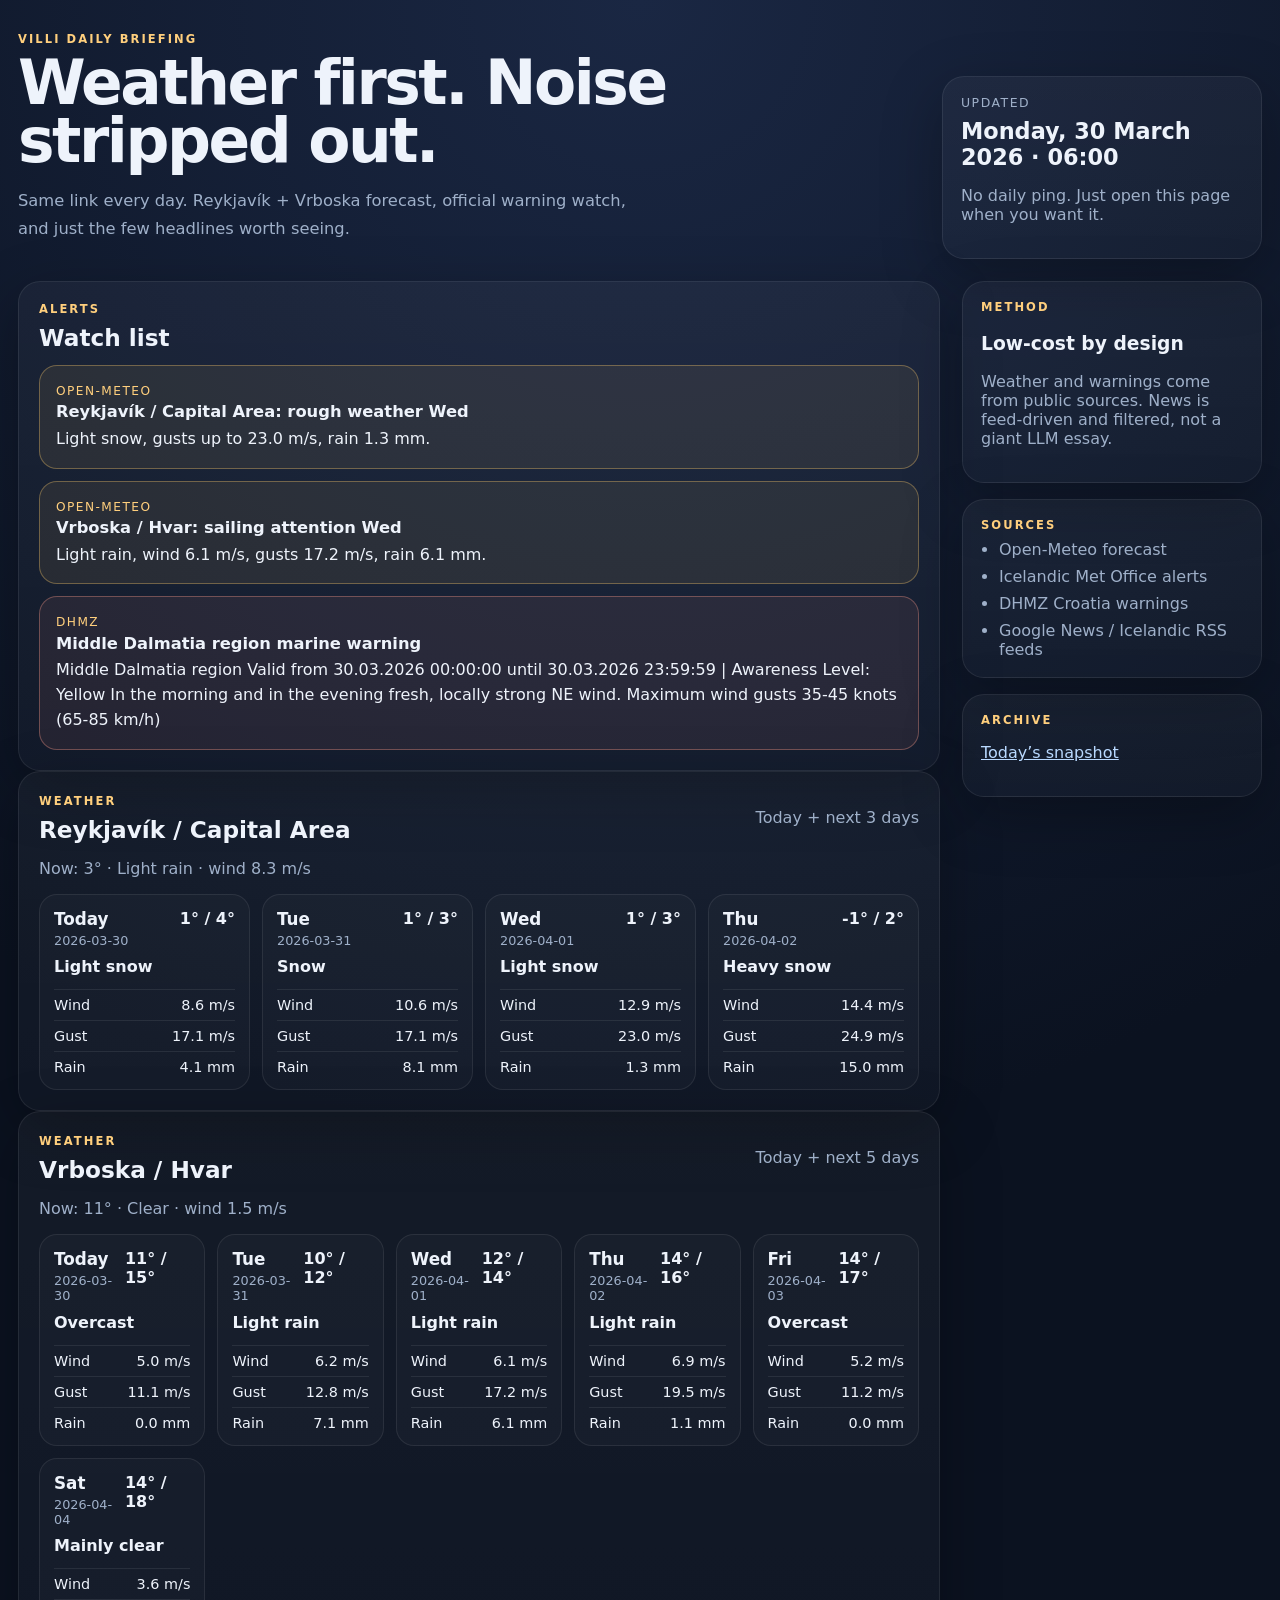
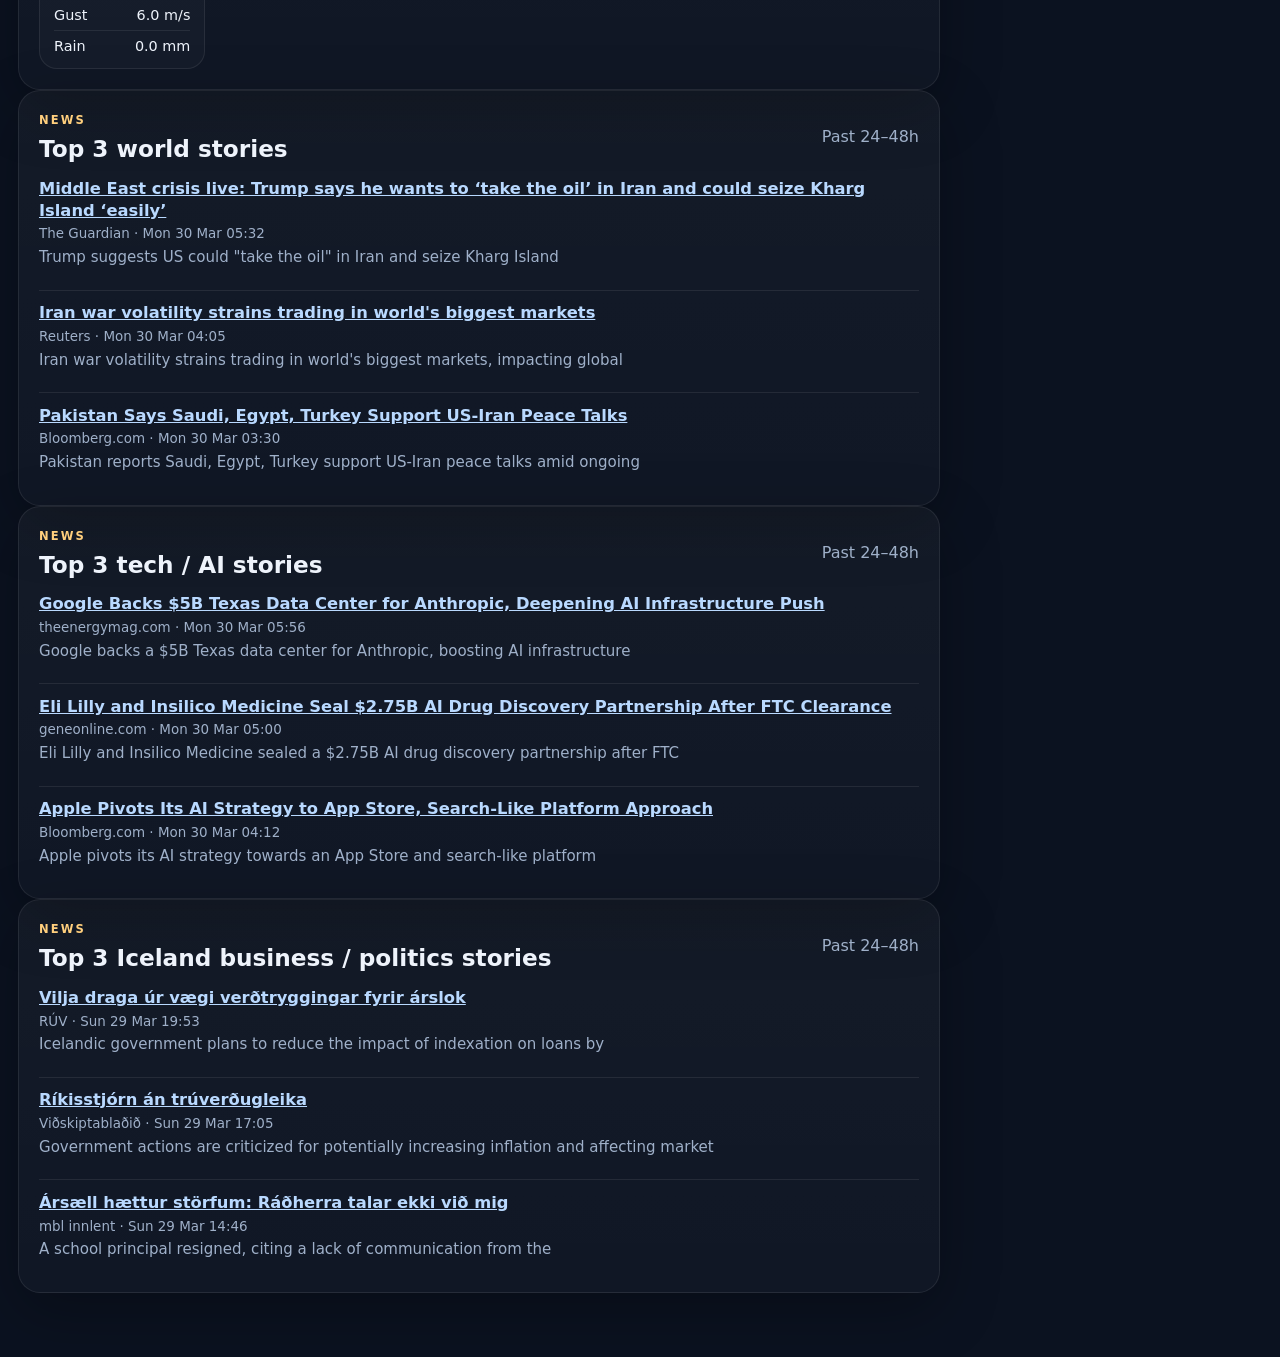
<file: archive/2026-03-30.html>
<!doctype html>
<html lang="en">
<head>
  <meta charset="utf-8">
  <meta name="viewport" content="width=device-width, initial-scale=1">
  <title>Villi Daily Briefing</title>
  <meta name="description" content="Daily weather-first briefing for Gunnar">
  <link rel="stylesheet" href="../assets/style.css">
</head>
<body>
  <div class="shell">
    <header class="hero">
      <div>
        <p class="eyebrow">Villi Daily Briefing</p>
        <h1>Weather first. Noise stripped out.</h1>
        <p class="lede">Same link every day. Reykjavík + Vrboska forecast, official warning watch, and just the few headlines worth seeing.</p>
      </div>
      <div class="hero-card panel compact">
        <p class="hero-label">Updated</p>
        <p class="hero-time">Monday, 30 March 2026 · 06:00</p>
        <p class="hero-note">No daily ping. Just open this page when you want it.</p>
      </div>
    </header>

    <main class="layout">
      <section class="main-col">
        <section class="panel alerts-panel">
          <div class="section-head"><div><p class="eyebrow">Alerts</p><h2>Watch list</h2></div></div>
          <div class="alerts-grid"><article class="alert watch"><p class="alert-kicker">Open-Meteo</p><h3>Reykjavík / Capital Area: rough weather Wed</h3><p>Light snow, gusts up to 23.0 m/s, rain 1.3 mm.</p></article><article class="alert watch"><p class="alert-kicker">Open-Meteo</p><h3>Vrboska / Hvar: sailing attention Wed</h3><p>Light rain, wind 6.1 m/s, gusts 17.2 m/s, rain 6.1 mm.</p></article><article class="alert official"><p class="alert-kicker">DHMZ</p><h3>Middle Dalmatia region marine warning</h3><p>Middle Dalmatia region Valid from 30.03.2026 00:00:00 until 30.03.2026 23:59:59 | Awareness Level: Yellow In the morning and in the evening fresh, locally strong NE wind. Maximum wind gusts 35-45 knots (65-85 km/h)</p></article></div>
        </section>

        <section class="panel"><div class="section-head"><div><p class="eyebrow">Weather</p><h2>Reykjavík / Capital Area</h2></div><p class="subtle">Today + next 3 days</p></div><p class="current-line">Now: 3° · Light rain · wind 8.3 m/s</p><div class="forecast-grid"><div class="day-card"><div class="day-top"><div><p class="day-label">Today</p><p class="day-date">2026-03-30</p></div><p class="temp">1° / 4°</p></div><p class="cond">Light snow</p><dl><div><dt>Wind</dt><dd>8.6 m/s</dd></div><div><dt>Gust</dt><dd>17.1 m/s</dd></div><div><dt>Rain</dt><dd>4.1 mm</dd></div></dl></div><div class="day-card"><div class="day-top"><div><p class="day-label">Tue</p><p class="day-date">2026-03-31</p></div><p class="temp">1° / 3°</p></div><p class="cond">Snow</p><dl><div><dt>Wind</dt><dd>10.6 m/s</dd></div><div><dt>Gust</dt><dd>17.1 m/s</dd></div><div><dt>Rain</dt><dd>8.1 mm</dd></div></dl></div><div class="day-card"><div class="day-top"><div><p class="day-label">Wed</p><p class="day-date">2026-04-01</p></div><p class="temp">1° / 3°</p></div><p class="cond">Light snow</p><dl><div><dt>Wind</dt><dd>12.9 m/s</dd></div><div><dt>Gust</dt><dd>23.0 m/s</dd></div><div><dt>Rain</dt><dd>1.3 mm</dd></div></dl></div><div class="day-card"><div class="day-top"><div><p class="day-label">Thu</p><p class="day-date">2026-04-02</p></div><p class="temp">-1° / 2°</p></div><p class="cond">Heavy snow</p><dl><div><dt>Wind</dt><dd>14.4 m/s</dd></div><div><dt>Gust</dt><dd>24.9 m/s</dd></div><div><dt>Rain</dt><dd>15.0 mm</dd></div></dl></div></div></section>
        <section class="panel"><div class="section-head"><div><p class="eyebrow">Weather</p><h2>Vrboska / Hvar</h2></div><p class="subtle">Today + next 5 days</p></div><p class="current-line">Now: 11° · Clear · wind 1.5 m/s</p><div class="forecast-grid"><div class="day-card"><div class="day-top"><div><p class="day-label">Today</p><p class="day-date">2026-03-30</p></div><p class="temp">11° / 15°</p></div><p class="cond">Overcast</p><dl><div><dt>Wind</dt><dd>5.0 m/s</dd></div><div><dt>Gust</dt><dd>11.1 m/s</dd></div><div><dt>Rain</dt><dd>0.0 mm</dd></div></dl></div><div class="day-card"><div class="day-top"><div><p class="day-label">Tue</p><p class="day-date">2026-03-31</p></div><p class="temp">10° / 12°</p></div><p class="cond">Light rain</p><dl><div><dt>Wind</dt><dd>6.2 m/s</dd></div><div><dt>Gust</dt><dd>12.8 m/s</dd></div><div><dt>Rain</dt><dd>7.1 mm</dd></div></dl></div><div class="day-card"><div class="day-top"><div><p class="day-label">Wed</p><p class="day-date">2026-04-01</p></div><p class="temp">12° / 14°</p></div><p class="cond">Light rain</p><dl><div><dt>Wind</dt><dd>6.1 m/s</dd></div><div><dt>Gust</dt><dd>17.2 m/s</dd></div><div><dt>Rain</dt><dd>6.1 mm</dd></div></dl></div><div class="day-card"><div class="day-top"><div><p class="day-label">Thu</p><p class="day-date">2026-04-02</p></div><p class="temp">14° / 16°</p></div><p class="cond">Light rain</p><dl><div><dt>Wind</dt><dd>6.9 m/s</dd></div><div><dt>Gust</dt><dd>19.5 m/s</dd></div><div><dt>Rain</dt><dd>1.1 mm</dd></div></dl></div><div class="day-card"><div class="day-top"><div><p class="day-label">Fri</p><p class="day-date">2026-04-03</p></div><p class="temp">14° / 17°</p></div><p class="cond">Overcast</p><dl><div><dt>Wind</dt><dd>5.2 m/s</dd></div><div><dt>Gust</dt><dd>11.2 m/s</dd></div><div><dt>Rain</dt><dd>0.0 mm</dd></div></dl></div><div class="day-card"><div class="day-top"><div><p class="day-label">Sat</p><p class="day-date">2026-04-04</p></div><p class="temp">14° / 18°</p></div><p class="cond">Mainly clear</p><dl><div><dt>Wind</dt><dd>3.6 m/s</dd></div><div><dt>Gust</dt><dd>6.0 m/s</dd></div><div><dt>Rain</dt><dd>0.0 mm</dd></div></dl></div></div></section>

        <section class="panel">
          <div class="section-head"><div><p class="eyebrow">News</p><h2>Top 3 world stories</h2></div><p class="subtle">Past 24–48h</p></div>
          <div class="news-grid"><article class="news-item"><h4><a href="https://news.google.com/rss/articles/[base64]?oc=5" target="_blank" rel="noopener">Middle East crisis live: Trump says he wants to ‘take the oil’ in Iran and could seize Kharg Island ‘easily’</a></h4><p class="meta">The Guardian · Mon 30 Mar 05:32</p><p class="desc">Trump suggests US could &quot;take the oil&quot; in Iran and seize Kharg Island</p></article><article class="news-item"><h4><a href="https://news.google.com/rss/articles/[base64]?oc=5" target="_blank" rel="noopener">Iran war volatility strains trading in world&#x27;s biggest markets</a></h4><p class="meta">Reuters · Mon 30 Mar 04:05</p><p class="desc">Iran war volatility strains trading in world&#x27;s biggest markets, impacting global</p></article><article class="news-item"><h4><a href="https://news.google.com/rss/articles/[base64]?oc=5" target="_blank" rel="noopener">Pakistan Says Saudi, Egypt, Turkey Support US-Iran Peace Talks</a></h4><p class="meta">Bloomberg.com · Mon 30 Mar 03:30</p><p class="desc">Pakistan reports Saudi, Egypt, Turkey support US-Iran peace talks amid ongoing</p></article></div>
        </section>
        <section class="panel">
          <div class="section-head"><div><p class="eyebrow">News</p><h2>Top 3 tech / AI stories</h2></div><p class="subtle">Past 24–48h</p></div>
          <div class="news-grid"><article class="news-item"><h4><a href="https://news.google.com/rss/articles/CBMic0FVX3lxTE1vWHctc1R4bTNuTzFoVnFsZWhKRFJzVHo3ZW9nOHNRSjNtaXplSGlGcmNTdEJaYVFZWnNBX3RiZi1sWER2bzNqTDFsNWtQMFBYcnRGQ3c3VXhHbnlEOG1ScnlrbVRDTHVoTnpaNFJLVUdUUFU?oc=5" target="_blank" rel="noopener">Google Backs $5B Texas Data Center for Anthropic, Deepening AI Infrastructure Push</a></h4><p class="meta">theenergymag.com · Mon 30 Mar 05:56</p><p class="desc">Google backs a $5B Texas data center for Anthropic, boosting AI infrastructure</p></article><article class="news-item"><h4><a href="https://news.google.com/rss/articles/[base64]?oc=5" target="_blank" rel="noopener">Eli Lilly and Insilico Medicine Seal $2.75B AI Drug Discovery Partnership After FTC Clearance</a></h4><p class="meta">geneonline.com · Mon 30 Mar 05:00</p><p class="desc">Eli Lilly and Insilico Medicine sealed a $2.75B AI drug discovery partnership after FTC</p></article><article class="news-item"><h4><a href="https://news.google.com/rss/articles/[base64]?oc=5" target="_blank" rel="noopener">Apple Pivots Its AI Strategy to App Store, Search-Like Platform Approach</a></h4><p class="meta">Bloomberg.com · Mon 30 Mar 04:12</p><p class="desc">Apple pivots its AI strategy towards an App Store and search-like platform</p></article></div>
        </section>
        <section class="panel">
          <div class="section-head"><div><p class="eyebrow">News</p><h2>Top 3 Iceland business / politics stories</h2></div><p class="subtle">Past 24–48h</p></div>
          <div class="news-grid"><article class="news-item"><h4><a href="https://www.ruv.is/frettir/innlent/2026-03-29-vilja-draga-ur-vaegi-verdtryggingar-fyrir-arslok-471319/" target="_blank" rel="noopener">Vilja draga úr vægi verðtryggingar fyrir árslok</a></h4><p class="meta">RÚV · Sun 29 Mar 19:53</p><p class="desc">Icelandic government plans to reduce the impact of indexation on loans by</p></article><article class="news-item"><h4><a href="https://www.vb.is/skodun/rikisstjorn-an-truverdugleika2/" target="_blank" rel="noopener">Ríkisstjórn án trúverðugleika</a></h4><p class="meta">Viðskiptablaðið · Sun 29 Mar 17:05</p><p class="desc">Government actions are criticized for potentially increasing inflation and affecting market</p></article><article class="news-item"><h4><a href="https://www.mbl.is/frettir/innlent/2026/03/29/arsaell_haettur_storfum_radherra_talar_ekki_vid_mig/" target="_blank" rel="noopener">Ársæll hættur störfum: Ráðherra talar ekki við mig</a></h4><p class="meta">mbl innlent · Sun 29 Mar 14:46</p><p class="desc">A school principal resigned, citing a lack of communication from the</p></article></div>
        </section>
      </section>

      <aside class="side-col">
        <section class="panel compact">
          <p class="eyebrow">Method</p>
          <h3>Low-cost by design</h3>
          <p class="subtle">Weather and warnings come from public sources. News is feed-driven and filtered, not a giant LLM essay.</p>
        </section>
        <section class="panel compact">
          <p class="eyebrow">Sources</p>
          <ul class="source-list">
            <li>Open-Meteo forecast</li>
            <li>Icelandic Met Office alerts</li>
            <li>DHMZ Croatia warnings</li>
            <li>Google News / Icelandic RSS feeds</li>
          </ul>
        </section>
        <section class="panel compact">
          <p class="eyebrow">Archive</p>
          <p class="subtle"><a href="archive/2026-03-30.html">Today’s snapshot</a></p>
        </section>
      </aside>
    </main>
  </div>
</body>
</html>
</file>
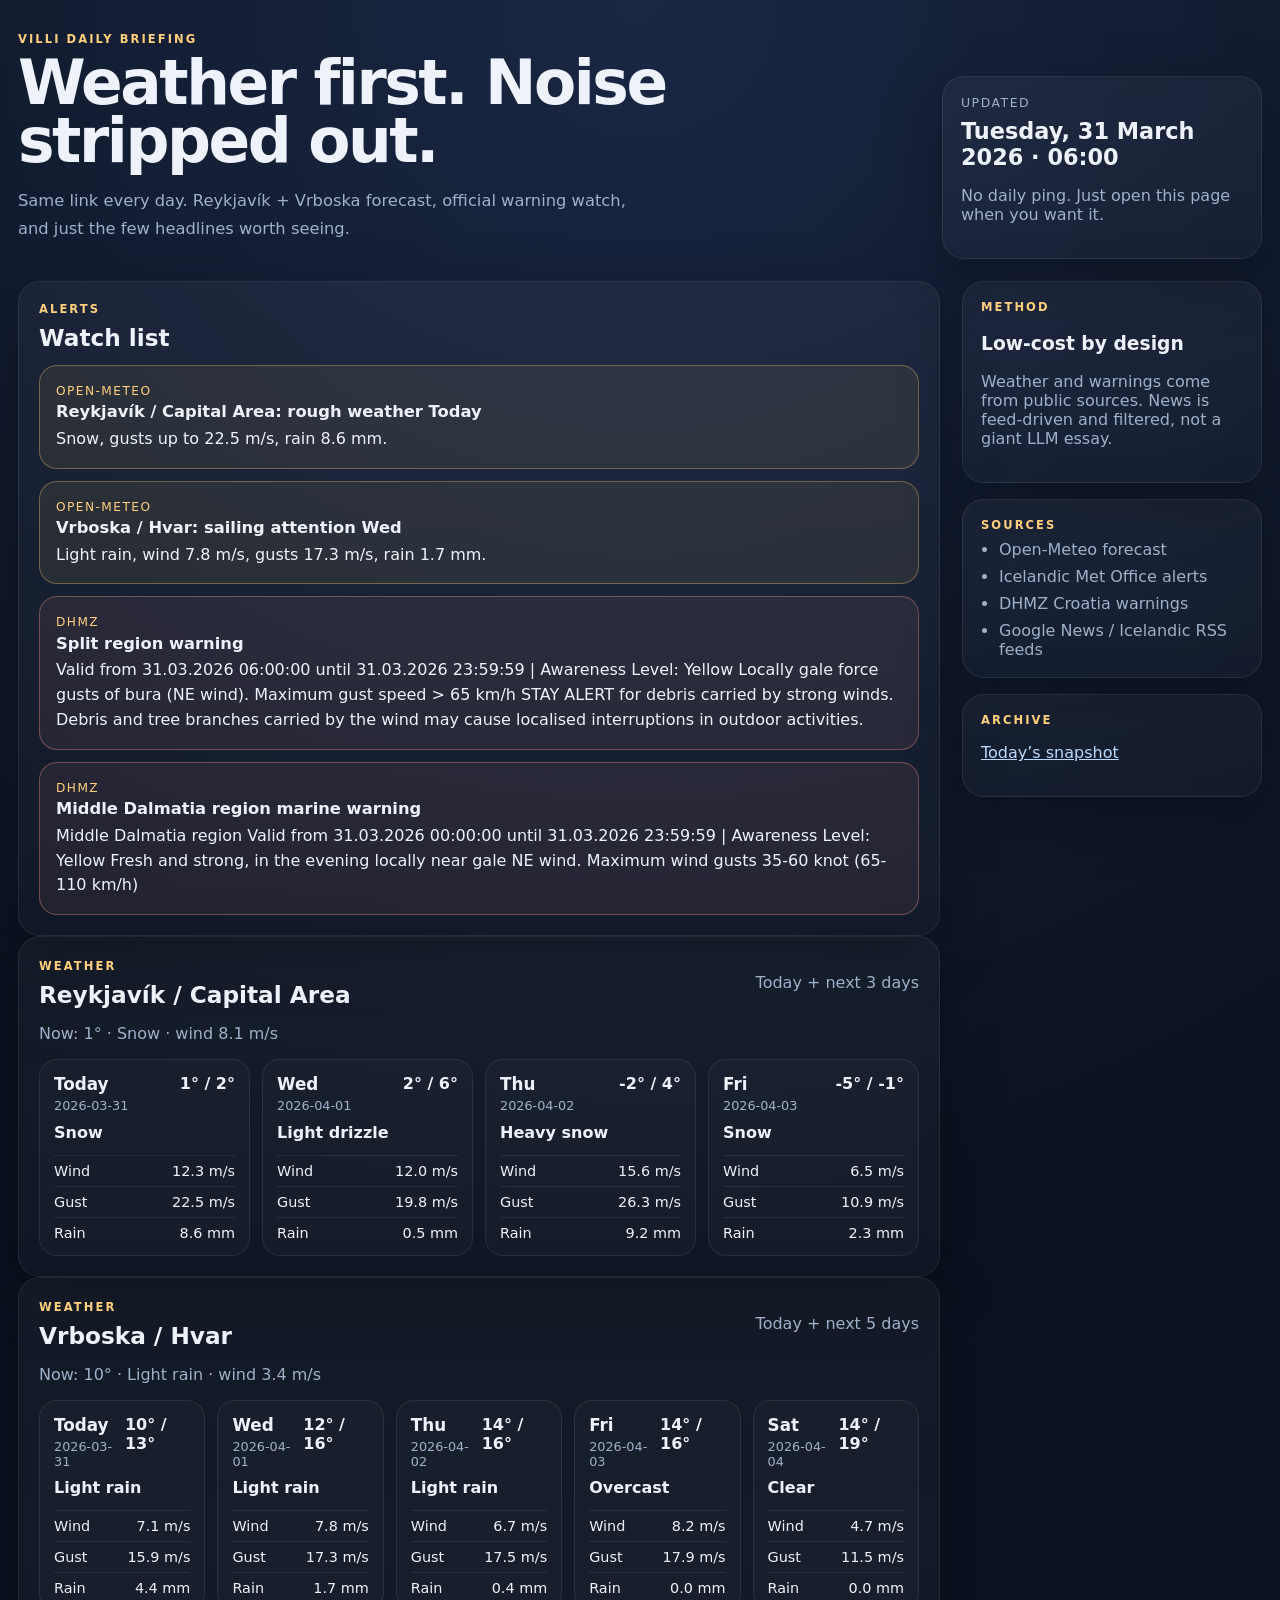
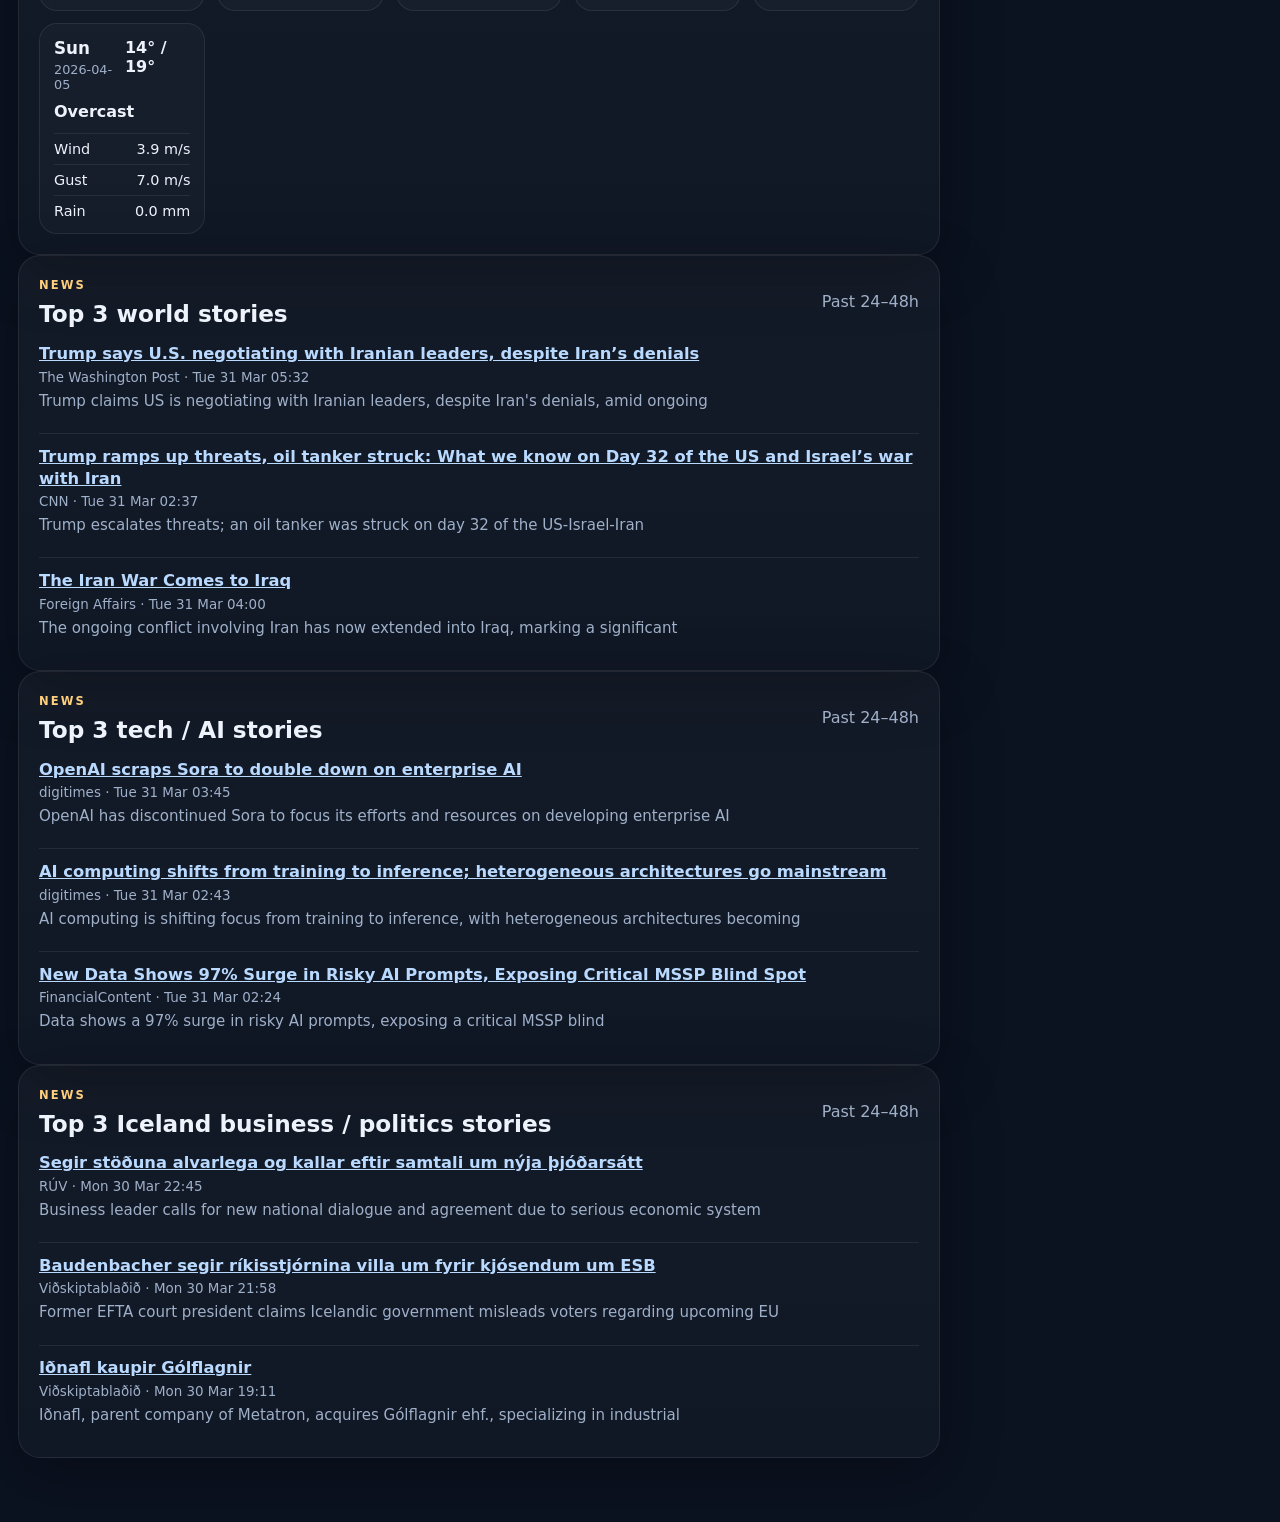
<file: archive/2026-03-31.html>
<!doctype html>
<html lang="en">
<head>
  <meta charset="utf-8">
  <meta name="viewport" content="width=device-width, initial-scale=1">
  <title>Villi Daily Briefing</title>
  <meta name="description" content="Daily weather-first briefing for Gunnar">
  <link rel="stylesheet" href="../assets/style.css">
</head>
<body>
  <div class="shell">
    <header class="hero">
      <div>
        <p class="eyebrow">Villi Daily Briefing</p>
        <h1>Weather first. Noise stripped out.</h1>
        <p class="lede">Same link every day. Reykjavík + Vrboska forecast, official warning watch, and just the few headlines worth seeing.</p>
      </div>
      <div class="hero-card panel compact">
        <p class="hero-label">Updated</p>
        <p class="hero-time">Tuesday, 31 March 2026 · 06:00</p>
        <p class="hero-note">No daily ping. Just open this page when you want it.</p>
      </div>
    </header>

    <main class="layout">
      <section class="main-col">
        <section class="panel alerts-panel">
          <div class="section-head"><div><p class="eyebrow">Alerts</p><h2>Watch list</h2></div></div>
          <div class="alerts-grid"><article class="alert watch"><p class="alert-kicker">Open-Meteo</p><h3>Reykjavík / Capital Area: rough weather Today</h3><p>Snow, gusts up to 22.5 m/s, rain 8.6 mm.</p></article><article class="alert watch"><p class="alert-kicker">Open-Meteo</p><h3>Vrboska / Hvar: sailing attention Wed</h3><p>Light rain, wind 7.8 m/s, gusts 17.3 m/s, rain 1.7 mm.</p></article><article class="alert official"><p class="alert-kicker">DHMZ</p><h3>Split region warning</h3><p>Valid from 31.03.2026 06:00:00 until 31.03.2026 23:59:59 | Awareness Level: Yellow Locally gale force gusts of bura (NE wind). Maximum gust speed &gt; 65 km/h STAY ALERT for debris carried by strong winds. Debris and tree branches carried by the wind may cause localised interruptions in outdoor activities.</p></article><article class="alert official"><p class="alert-kicker">DHMZ</p><h3>Middle Dalmatia region marine warning</h3><p>Middle Dalmatia region Valid from 31.03.2026 00:00:00 until 31.03.2026 23:59:59 | Awareness Level: Yellow Fresh and strong, in the evening locally near gale NE wind. Maximum wind gusts 35-60 knot (65-110 km/h)</p></article></div>
        </section>

        <section class="panel"><div class="section-head"><div><p class="eyebrow">Weather</p><h2>Reykjavík / Capital Area</h2></div><p class="subtle">Today + next 3 days</p></div><p class="current-line">Now: 1° · Snow · wind 8.1 m/s</p><div class="forecast-grid"><div class="day-card"><div class="day-top"><div><p class="day-label">Today</p><p class="day-date">2026-03-31</p></div><p class="temp">1° / 2°</p></div><p class="cond">Snow</p><dl><div><dt>Wind</dt><dd>12.3 m/s</dd></div><div><dt>Gust</dt><dd>22.5 m/s</dd></div><div><dt>Rain</dt><dd>8.6 mm</dd></div></dl></div><div class="day-card"><div class="day-top"><div><p class="day-label">Wed</p><p class="day-date">2026-04-01</p></div><p class="temp">2° / 6°</p></div><p class="cond">Light drizzle</p><dl><div><dt>Wind</dt><dd>12.0 m/s</dd></div><div><dt>Gust</dt><dd>19.8 m/s</dd></div><div><dt>Rain</dt><dd>0.5 mm</dd></div></dl></div><div class="day-card"><div class="day-top"><div><p class="day-label">Thu</p><p class="day-date">2026-04-02</p></div><p class="temp">-2° / 4°</p></div><p class="cond">Heavy snow</p><dl><div><dt>Wind</dt><dd>15.6 m/s</dd></div><div><dt>Gust</dt><dd>26.3 m/s</dd></div><div><dt>Rain</dt><dd>9.2 mm</dd></div></dl></div><div class="day-card"><div class="day-top"><div><p class="day-label">Fri</p><p class="day-date">2026-04-03</p></div><p class="temp">-5° / -1°</p></div><p class="cond">Snow</p><dl><div><dt>Wind</dt><dd>6.5 m/s</dd></div><div><dt>Gust</dt><dd>10.9 m/s</dd></div><div><dt>Rain</dt><dd>2.3 mm</dd></div></dl></div></div></section>
        <section class="panel"><div class="section-head"><div><p class="eyebrow">Weather</p><h2>Vrboska / Hvar</h2></div><p class="subtle">Today + next 5 days</p></div><p class="current-line">Now: 10° · Light rain · wind 3.4 m/s</p><div class="forecast-grid"><div class="day-card"><div class="day-top"><div><p class="day-label">Today</p><p class="day-date">2026-03-31</p></div><p class="temp">10° / 13°</p></div><p class="cond">Light rain</p><dl><div><dt>Wind</dt><dd>7.1 m/s</dd></div><div><dt>Gust</dt><dd>15.9 m/s</dd></div><div><dt>Rain</dt><dd>4.4 mm</dd></div></dl></div><div class="day-card"><div class="day-top"><div><p class="day-label">Wed</p><p class="day-date">2026-04-01</p></div><p class="temp">12° / 16°</p></div><p class="cond">Light rain</p><dl><div><dt>Wind</dt><dd>7.8 m/s</dd></div><div><dt>Gust</dt><dd>17.3 m/s</dd></div><div><dt>Rain</dt><dd>1.7 mm</dd></div></dl></div><div class="day-card"><div class="day-top"><div><p class="day-label">Thu</p><p class="day-date">2026-04-02</p></div><p class="temp">14° / 16°</p></div><p class="cond">Light rain</p><dl><div><dt>Wind</dt><dd>6.7 m/s</dd></div><div><dt>Gust</dt><dd>17.5 m/s</dd></div><div><dt>Rain</dt><dd>0.4 mm</dd></div></dl></div><div class="day-card"><div class="day-top"><div><p class="day-label">Fri</p><p class="day-date">2026-04-03</p></div><p class="temp">14° / 16°</p></div><p class="cond">Overcast</p><dl><div><dt>Wind</dt><dd>8.2 m/s</dd></div><div><dt>Gust</dt><dd>17.9 m/s</dd></div><div><dt>Rain</dt><dd>0.0 mm</dd></div></dl></div><div class="day-card"><div class="day-top"><div><p class="day-label">Sat</p><p class="day-date">2026-04-04</p></div><p class="temp">14° / 19°</p></div><p class="cond">Clear</p><dl><div><dt>Wind</dt><dd>4.7 m/s</dd></div><div><dt>Gust</dt><dd>11.5 m/s</dd></div><div><dt>Rain</dt><dd>0.0 mm</dd></div></dl></div><div class="day-card"><div class="day-top"><div><p class="day-label">Sun</p><p class="day-date">2026-04-05</p></div><p class="temp">14° / 19°</p></div><p class="cond">Overcast</p><dl><div><dt>Wind</dt><dd>3.9 m/s</dd></div><div><dt>Gust</dt><dd>7.0 m/s</dd></div><div><dt>Rain</dt><dd>0.0 mm</dd></div></dl></div></div></section>

        <section class="panel">
          <div class="section-head"><div><p class="eyebrow">News</p><h2>Top 3 world stories</h2></div><p class="subtle">Past 24–48h</p></div>
          <div class="news-grid"><article class="news-item"><h4><a href="https://news.google.com/rss/articles/[base64]?oc=5" target="_blank" rel="noopener">Trump says U.S. negotiating with Iranian leaders, despite Iran’s denials</a></h4><p class="meta">The Washington Post · Tue 31 Mar 05:32</p><p class="desc">Trump claims US is negotiating with Iranian leaders, despite Iran&#x27;s denials, amid ongoing</p></article><article class="news-item"><h4><a href="https://news.google.com/rss/articles/[base64]?oc=5" target="_blank" rel="noopener">Trump ramps up threats, oil tanker struck: What we know on Day 32 of the US and Israel’s war with Iran</a></h4><p class="meta">CNN · Tue 31 Mar 02:37</p><p class="desc">Trump escalates threats; an oil tanker was struck on day 32 of the US-Israel-Iran</p></article><article class="news-item"><h4><a href="https://news.google.com/rss/articles/CBMickFVX3lxTE9hRE1HOVYtRk52WjFUcFQ2NVpqdzVJNk40Y1RSak1IYmk4WjRjc3VIeE01Ml9YR1RRREs2Mm5UdEc2bFZIcUR1ZHo3bG5ucHdFdXgybm9MdkU5bUNONEdja0pwTHF0UlNQa2c0TVNrZWtwQQ?oc=5" target="_blank" rel="noopener">The Iran War Comes to Iraq</a></h4><p class="meta">Foreign Affairs · Tue 31 Mar 04:00</p><p class="desc">The ongoing conflict involving Iran has now extended into Iraq, marking a significant</p></article></div>
        </section>
        <section class="panel">
          <div class="section-head"><div><p class="eyebrow">News</p><h2>Top 3 tech / AI stories</h2></div><p class="subtle">Past 24–48h</p></div>
          <div class="news-grid"><article class="news-item"><h4><a href="https://news.google.com/rss/articles/CBMikAFBVV95cUxNdWQ4YnpDTExmU2hXZEs2ZUMxM3BFc2Zubklab29MUU54dG1GV1Vzc3V5NmY1ZmRwWGdUWjZKY1pMeU1jODdPYnFXQkFJb0ltY3RZdmMtcWJDUWJYWGpacDJGYVFLQlVNN2lDQWRzWnN6cDZWTGJrQVBEaHdnOHFibnZjOVh1al9YV3JrenFjbTY?oc=5" target="_blank" rel="noopener">OpenAI scraps Sora to double down on enterprise AI</a></h4><p class="meta">digitimes · Tue 31 Mar 03:45</p><p class="desc">OpenAI has discontinued Sora to focus its efforts and resources on developing enterprise AI</p></article><article class="news-item"><h4><a href="https://news.google.com/rss/articles/[base64]?oc=5" target="_blank" rel="noopener">AI computing shifts from training to inference; heterogeneous architectures go mainstream</a></h4><p class="meta">digitimes · Tue 31 Mar 02:43</p><p class="desc">AI computing is shifting focus from training to inference, with heterogeneous architectures becoming</p></article><article class="news-item"><h4><a href="https://news.google.com/rss/articles/[base64]?oc=5" target="_blank" rel="noopener">New Data Shows 97% Surge in Risky AI Prompts, Exposing Critical MSSP Blind Spot</a></h4><p class="meta">FinancialContent · Tue 31 Mar 02:24</p><p class="desc">Data shows a 97% surge in risky AI prompts, exposing a critical MSSP blind</p></article></div>
        </section>
        <section class="panel">
          <div class="section-head"><div><p class="eyebrow">News</p><h2>Top 3 Iceland business / politics stories</h2></div><p class="subtle">Past 24–48h</p></div>
          <div class="news-grid"><article class="news-item"><h4><a href="https://www.ruv.is/frettir/innlent/2026-03-30-segir-stoduna-alvarlega-og-kallar-eftir-samtali-um-nyja-thjodarsatt-471401/" target="_blank" rel="noopener">Segir stöðuna alvarlega og kallar eftir samtali um nýja þjóðarsátt</a></h4><p class="meta">RÚV · Mon 30 Mar 22:45</p><p class="desc">Business leader calls for new national dialogue and agreement due to serious economic system</p></article><article class="news-item"><h4><a href="https://www.vb.is/frettir/baudenbacher-segir-rikisstjornina-villa-fyrir-kjosendum-um-esb/" target="_blank" rel="noopener">Bau­den­bacher segir ríkis­stjórnina villa um fyrir kjó­sendum um ESB</a></h4><p class="meta">Viðskiptablaðið · Mon 30 Mar 21:58</p><p class="desc">Former EFTA court president claims Icelandic government misleads voters regarding upcoming EU</p></article><article class="news-item"><h4><a href="https://www.vb.is/frettir/idnafl-kaupir-golflagnir/" target="_blank" rel="noopener">Iðnafl kaupir Gólflagnir</a></h4><p class="meta">Viðskiptablaðið · Mon 30 Mar 19:11</p><p class="desc">Iðnafl, parent company of Metatron, acquires Gólflagnir ehf., specializing in industrial</p></article></div>
        </section>
      </section>

      <aside class="side-col">
        <section class="panel compact">
          <p class="eyebrow">Method</p>
          <h3>Low-cost by design</h3>
          <p class="subtle">Weather and warnings come from public sources. News is feed-driven and filtered, not a giant LLM essay.</p>
        </section>
        <section class="panel compact">
          <p class="eyebrow">Sources</p>
          <ul class="source-list">
            <li>Open-Meteo forecast</li>
            <li>Icelandic Met Office alerts</li>
            <li>DHMZ Croatia warnings</li>
            <li>Google News / Icelandic RSS feeds</li>
          </ul>
        </section>
        <section class="panel compact">
          <p class="eyebrow">Archive</p>
          <p class="subtle"><a href="archive/2026-03-31.html">Today’s snapshot</a></p>
        </section>
      </aside>
    </main>
  </div>
</body>
</html>
</file>
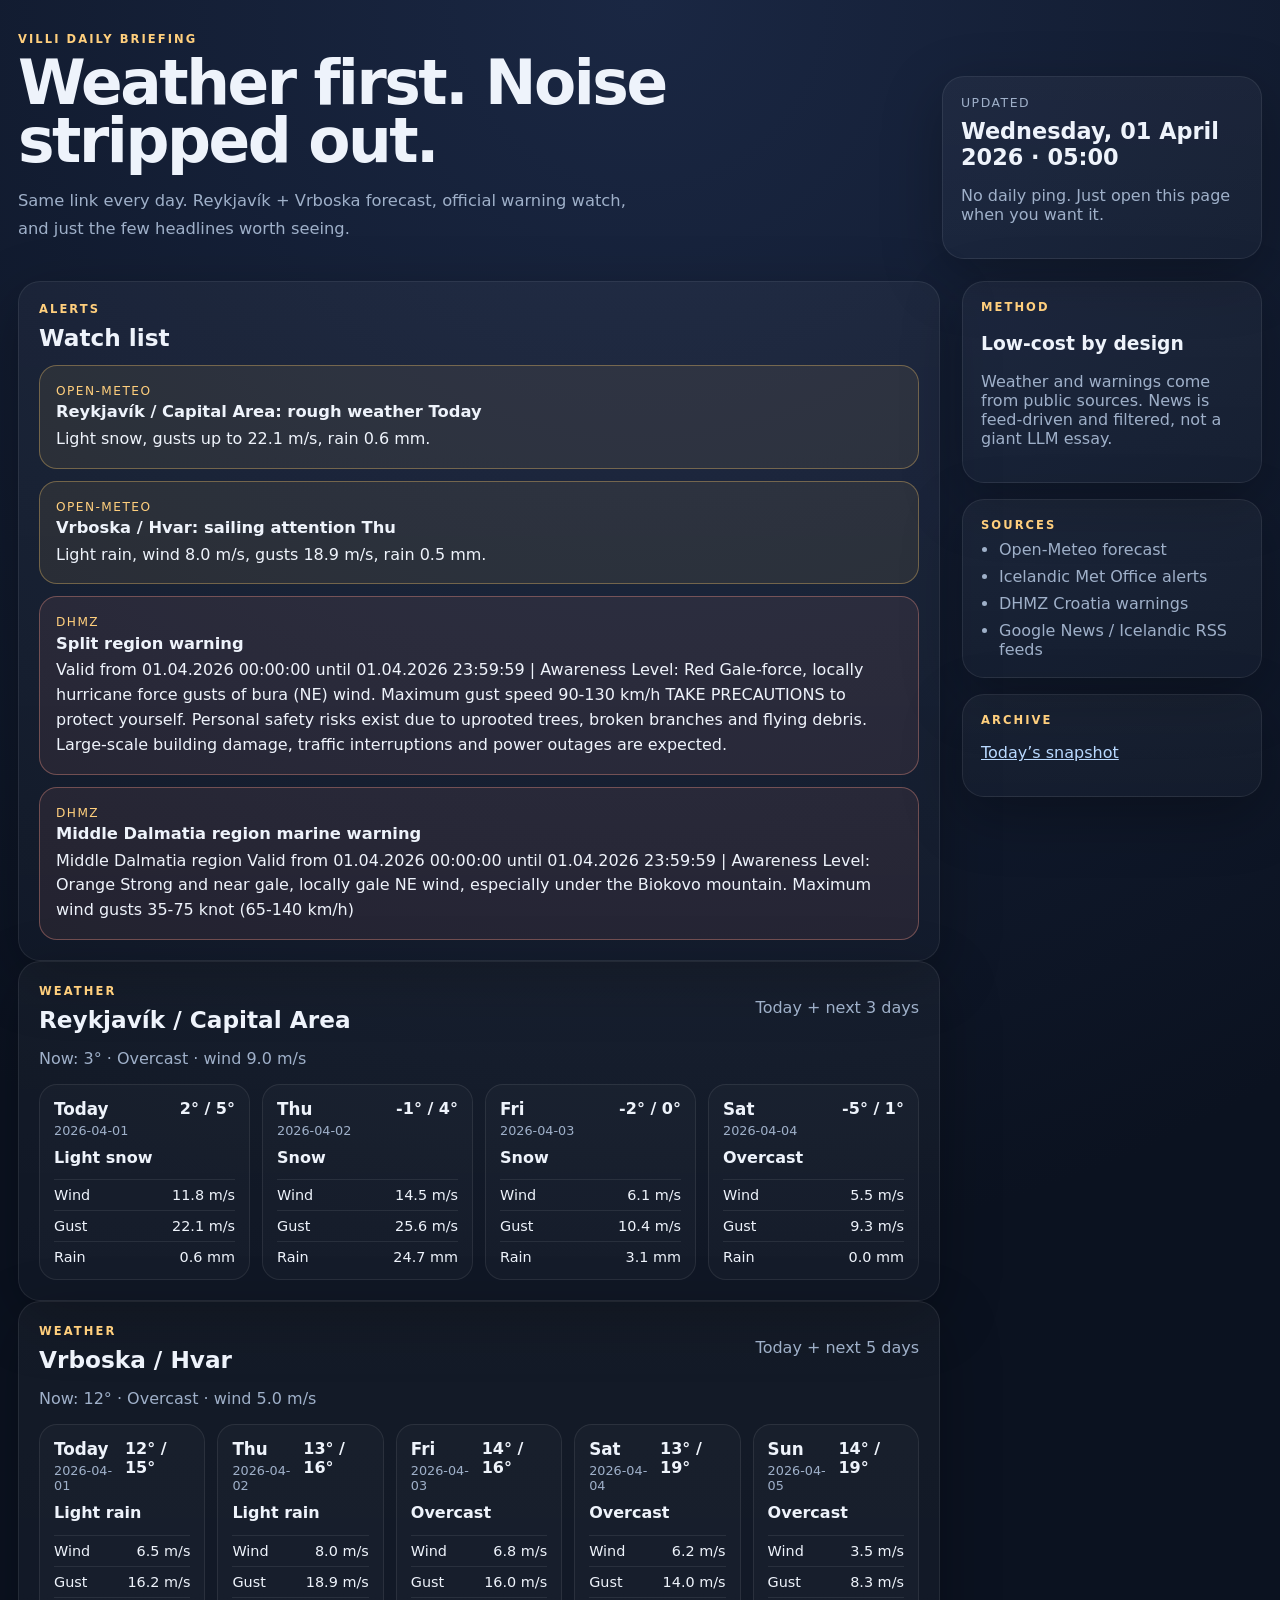
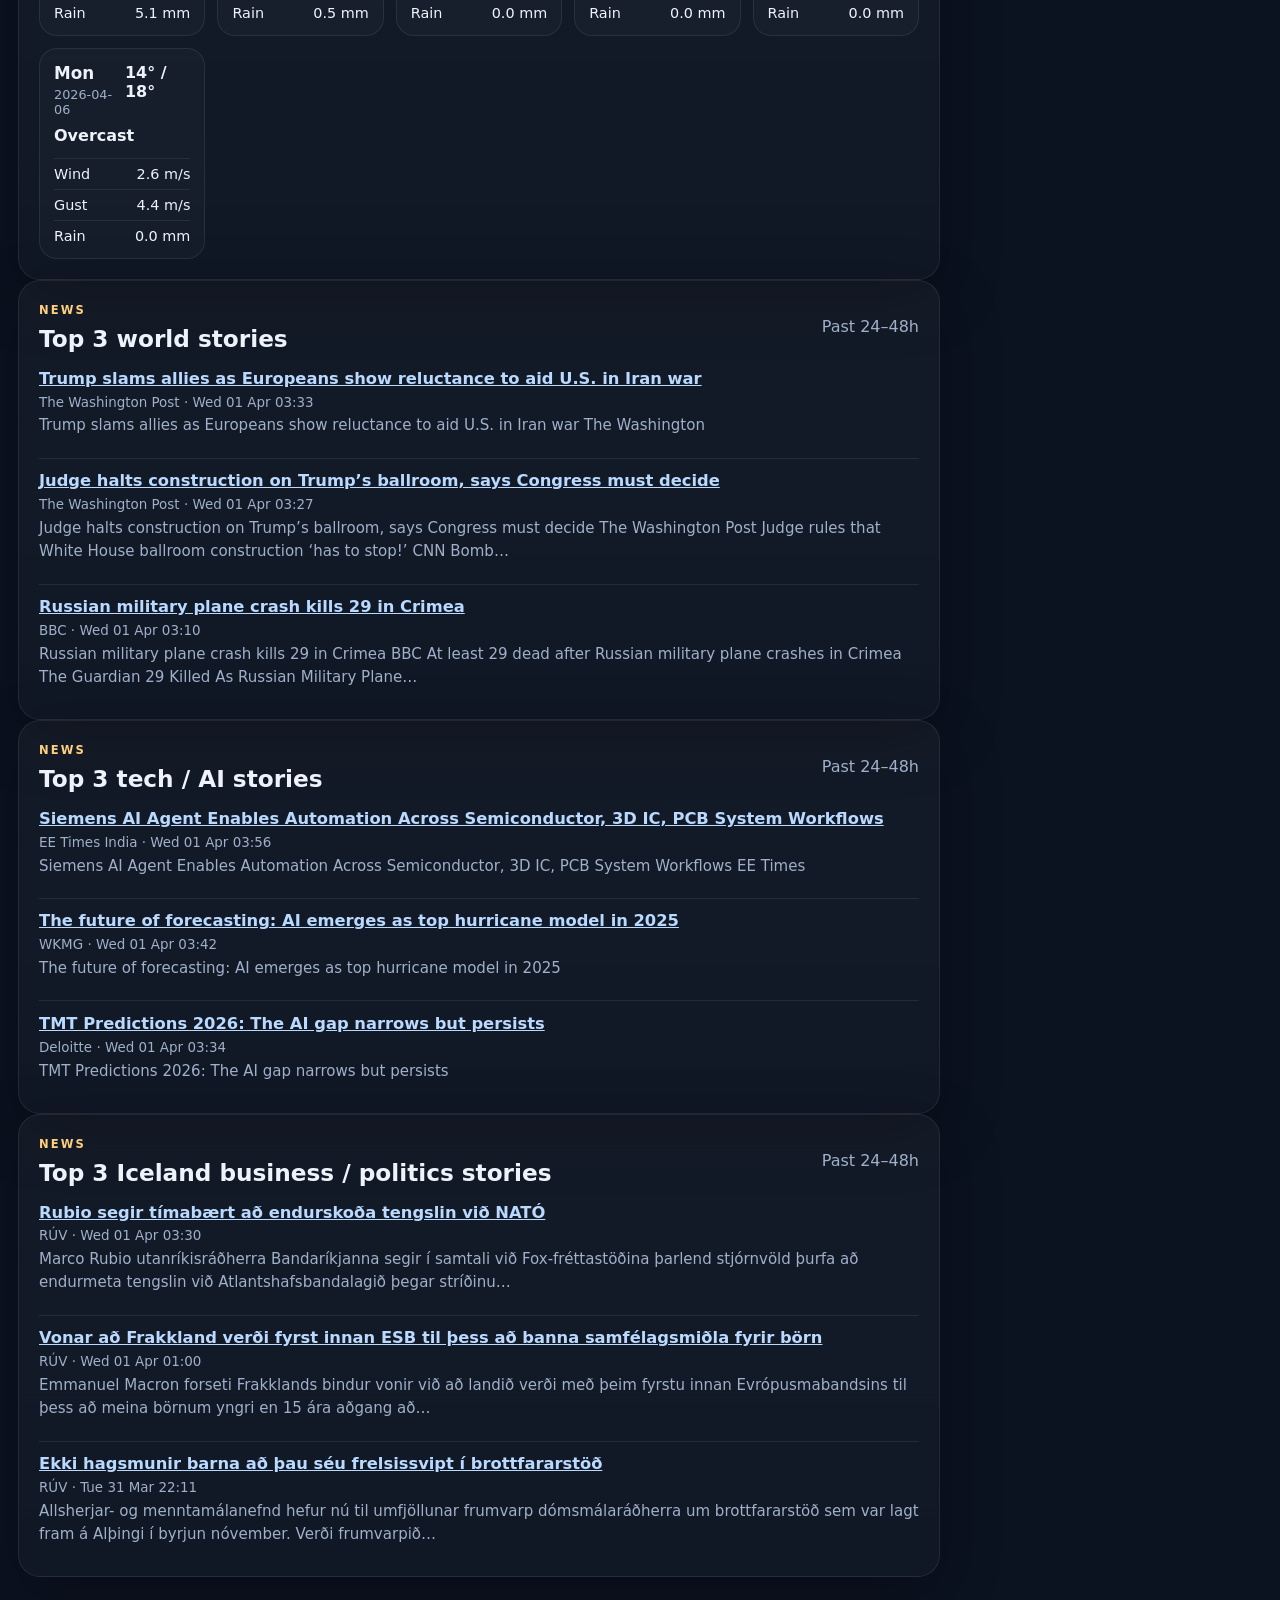
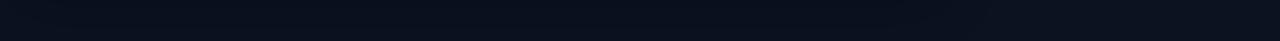
<file: archive/2026-04-01.html>
<!doctype html>
<html lang="en">
<head>
  <meta charset="utf-8">
  <meta name="viewport" content="width=device-width, initial-scale=1">
  <title>Villi Daily Briefing</title>
  <meta name="description" content="Daily weather-first briefing for Gunnar">
  <link rel="stylesheet" href="../assets/style.css">
</head>
<body>
  <div class="shell">
    <header class="hero">
      <div>
        <p class="eyebrow">Villi Daily Briefing</p>
        <h1>Weather first. Noise stripped out.</h1>
        <p class="lede">Same link every day. Reykjavík + Vrboska forecast, official warning watch, and just the few headlines worth seeing.</p>
      </div>
      <div class="hero-card panel compact">
        <p class="hero-label">Updated</p>
        <p class="hero-time">Wednesday, 01 April 2026 · 05:00</p>
        <p class="hero-note">No daily ping. Just open this page when you want it.</p>
      </div>
    </header>

    <main class="layout">
      <section class="main-col">
        <section class="panel alerts-panel">
          <div class="section-head"><div><p class="eyebrow">Alerts</p><h2>Watch list</h2></div></div>
          <div class="alerts-grid"><article class="alert watch"><p class="alert-kicker">Open-Meteo</p><h3>Reykjavík / Capital Area: rough weather Today</h3><p>Light snow, gusts up to 22.1 m/s, rain 0.6 mm.</p></article><article class="alert watch"><p class="alert-kicker">Open-Meteo</p><h3>Vrboska / Hvar: sailing attention Thu</h3><p>Light rain, wind 8.0 m/s, gusts 18.9 m/s, rain 0.5 mm.</p></article><article class="alert official"><p class="alert-kicker">DHMZ</p><h3>Split region warning</h3><p>Valid from 01.04.2026 00:00:00 until 01.04.2026 23:59:59 | Awareness Level: Red Gale-force, locally hurricane force gusts of bura (NE) wind. Maximum gust speed 90-130 km/h TAKE PRECAUTIONS to protect yourself. Personal safety risks exist due to uprooted trees, broken branches and flying debris. Large-scale building damage, traffic interruptions and power outages are expected.</p></article><article class="alert official"><p class="alert-kicker">DHMZ</p><h3>Middle Dalmatia region marine warning</h3><p>Middle Dalmatia region Valid from 01.04.2026 00:00:00 until 01.04.2026 23:59:59 | Awareness Level: Orange Strong and near gale, locally gale NE wind, especially under the Biokovo mountain. Maximum wind gusts 35-75 knot (65-140 km/h)</p></article></div>
        </section>

        <section class="panel"><div class="section-head"><div><p class="eyebrow">Weather</p><h2>Reykjavík / Capital Area</h2></div><p class="subtle">Today + next 3 days</p></div><p class="current-line">Now: 3° · Overcast · wind 9.0 m/s</p><div class="forecast-grid"><div class="day-card"><div class="day-top"><div><p class="day-label">Today</p><p class="day-date">2026-04-01</p></div><p class="temp">2° / 5°</p></div><p class="cond">Light snow</p><dl><div><dt>Wind</dt><dd>11.8 m/s</dd></div><div><dt>Gust</dt><dd>22.1 m/s</dd></div><div><dt>Rain</dt><dd>0.6 mm</dd></div></dl></div><div class="day-card"><div class="day-top"><div><p class="day-label">Thu</p><p class="day-date">2026-04-02</p></div><p class="temp">-1° / 4°</p></div><p class="cond">Snow</p><dl><div><dt>Wind</dt><dd>14.5 m/s</dd></div><div><dt>Gust</dt><dd>25.6 m/s</dd></div><div><dt>Rain</dt><dd>24.7 mm</dd></div></dl></div><div class="day-card"><div class="day-top"><div><p class="day-label">Fri</p><p class="day-date">2026-04-03</p></div><p class="temp">-2° / 0°</p></div><p class="cond">Snow</p><dl><div><dt>Wind</dt><dd>6.1 m/s</dd></div><div><dt>Gust</dt><dd>10.4 m/s</dd></div><div><dt>Rain</dt><dd>3.1 mm</dd></div></dl></div><div class="day-card"><div class="day-top"><div><p class="day-label">Sat</p><p class="day-date">2026-04-04</p></div><p class="temp">-5° / 1°</p></div><p class="cond">Overcast</p><dl><div><dt>Wind</dt><dd>5.5 m/s</dd></div><div><dt>Gust</dt><dd>9.3 m/s</dd></div><div><dt>Rain</dt><dd>0.0 mm</dd></div></dl></div></div></section>
        <section class="panel"><div class="section-head"><div><p class="eyebrow">Weather</p><h2>Vrboska / Hvar</h2></div><p class="subtle">Today + next 5 days</p></div><p class="current-line">Now: 12° · Overcast · wind 5.0 m/s</p><div class="forecast-grid"><div class="day-card"><div class="day-top"><div><p class="day-label">Today</p><p class="day-date">2026-04-01</p></div><p class="temp">12° / 15°</p></div><p class="cond">Light rain</p><dl><div><dt>Wind</dt><dd>6.5 m/s</dd></div><div><dt>Gust</dt><dd>16.2 m/s</dd></div><div><dt>Rain</dt><dd>5.1 mm</dd></div></dl></div><div class="day-card"><div class="day-top"><div><p class="day-label">Thu</p><p class="day-date">2026-04-02</p></div><p class="temp">13° / 16°</p></div><p class="cond">Light rain</p><dl><div><dt>Wind</dt><dd>8.0 m/s</dd></div><div><dt>Gust</dt><dd>18.9 m/s</dd></div><div><dt>Rain</dt><dd>0.5 mm</dd></div></dl></div><div class="day-card"><div class="day-top"><div><p class="day-label">Fri</p><p class="day-date">2026-04-03</p></div><p class="temp">14° / 16°</p></div><p class="cond">Overcast</p><dl><div><dt>Wind</dt><dd>6.8 m/s</dd></div><div><dt>Gust</dt><dd>16.0 m/s</dd></div><div><dt>Rain</dt><dd>0.0 mm</dd></div></dl></div><div class="day-card"><div class="day-top"><div><p class="day-label">Sat</p><p class="day-date">2026-04-04</p></div><p class="temp">13° / 19°</p></div><p class="cond">Overcast</p><dl><div><dt>Wind</dt><dd>6.2 m/s</dd></div><div><dt>Gust</dt><dd>14.0 m/s</dd></div><div><dt>Rain</dt><dd>0.0 mm</dd></div></dl></div><div class="day-card"><div class="day-top"><div><p class="day-label">Sun</p><p class="day-date">2026-04-05</p></div><p class="temp">14° / 19°</p></div><p class="cond">Overcast</p><dl><div><dt>Wind</dt><dd>3.5 m/s</dd></div><div><dt>Gust</dt><dd>8.3 m/s</dd></div><div><dt>Rain</dt><dd>0.0 mm</dd></div></dl></div><div class="day-card"><div class="day-top"><div><p class="day-label">Mon</p><p class="day-date">2026-04-06</p></div><p class="temp">14° / 18°</p></div><p class="cond">Overcast</p><dl><div><dt>Wind</dt><dd>2.6 m/s</dd></div><div><dt>Gust</dt><dd>4.4 m/s</dd></div><div><dt>Rain</dt><dd>0.0 mm</dd></div></dl></div></div></section>

        <section class="panel">
          <div class="section-head"><div><p class="eyebrow">News</p><h2>Top 3 world stories</h2></div><p class="subtle">Past 24–48h</p></div>
          <div class="news-grid"><article class="news-item"><h4><a href="https://news.google.com/rss/articles/[base64]?oc=5" target="_blank" rel="noopener">Trump slams allies as Europeans show reluctance to aid U.S. in Iran war</a></h4><p class="meta">The Washington Post · Wed 01 Apr 03:33</p><p class="desc">Trump slams allies as Europeans show reluctance to aid U.S. in Iran war The Washington</p></article><article class="news-item"><h4><a href="https://news.google.com/rss/articles/CBMijAFBVV95cUxPMnpOZGsyby1LLXowbkg1RXdMaTdfcUJha3FVOXVDSGNMbTBKM3dtcUliLVlJd1VrY0JIek13dDZEaVY3MFJFeEh3aFcwYjFhUU5aRTBEd1MyeF83YUUyWi05ZlM0ZzJ6b0FLaFY0ZWcwYS1WQXVCZWJhR2QtZ0RSMmV5TXJQYjdWQUdvYQ?oc=5" target="_blank" rel="noopener">Judge halts construction on Trump’s ballroom, says Congress must decide</a></h4><p class="meta">The Washington Post · Wed 01 Apr 03:27</p><p class="desc">Judge halts construction on Trump’s ballroom, says Congress must decide The Washington Post Judge rules that White House ballroom construction ‘has to stop!’ CNN Bomb…</p></article><article class="news-item"><h4><a href="https://news.google.com/rss/articles/CBMiWkFVX3lxTE5XazYzSnREOXVYTnFCSVRjZ09RdEU1WWxZbmRoczFBaGw4Mm9mOXhzSUJGdVc3R1Vaa19CTkE5SmFUdTF6WUpwLUdvUHJvUEtlUXF5ZDFXWEExZw?oc=5" target="_blank" rel="noopener">Russian military plane crash kills 29 in Crimea</a></h4><p class="meta">BBC · Wed 01 Apr 03:10</p><p class="desc">Russian military plane crash kills 29 in Crimea BBC At least 29 dead after Russian military plane crashes in Crimea The Guardian 29 Killed As Russian Military Plane…</p></article></div>
        </section>
        <section class="panel">
          <div class="section-head"><div><p class="eyebrow">News</p><h2>Top 3 tech / AI stories</h2></div><p class="subtle">Past 24–48h</p></div>
          <div class="news-grid"><article class="news-item"><h4><a href="https://news.google.com/rss/articles/[base64]?oc=5" target="_blank" rel="noopener">Siemens AI Agent Enables Automation Across Semiconductor, 3D IC, PCB System Workflows</a></h4><p class="meta">EE Times India · Wed 01 Apr 03:56</p><p class="desc">Siemens AI Agent Enables Automation Across Semiconductor, 3D IC, PCB System Workflows EE Times</p></article><article class="news-item"><h4><a href="https://news.google.com/rss/articles/[base64]?oc=5" target="_blank" rel="noopener">The future of forecasting: AI emerges as top hurricane model in 2025</a></h4><p class="meta">WKMG · Wed 01 Apr 03:42</p><p class="desc">The future of forecasting: AI emerges as top hurricane model in 2025</p></article><article class="news-item"><h4><a href="https://news.google.com/rss/articles/CBMif0FVX3lxTE9zMXRBMTd5eUpHQ2ZIWUZNNDVhaHZxNGcwSV9EWmhGel9lbzBaUlJxS1p4emhmTnNSXzhPX19ySXZyZkdwVUY3aWJGZEU5aHZveE1QTHhwYUpFalhYQTdFLTFVRnFfdDJlVnJubUM2SE8xdFN6czdXa01xN25ZVEE?oc=5" target="_blank" rel="noopener">TMT Predictions 2026: The AI gap narrows but persists</a></h4><p class="meta">Deloitte · Wed 01 Apr 03:34</p><p class="desc">TMT Predictions 2026: The AI gap narrows but persists</p></article></div>
        </section>
        <section class="panel">
          <div class="section-head"><div><p class="eyebrow">News</p><h2>Top 3 Iceland business / politics stories</h2></div><p class="subtle">Past 24–48h</p></div>
          <div class="news-grid"><article class="news-item"><h4><a href="https://www.ruv.is/frettir/erlent/2026-04-01-rubio-segir-timabaert-ad-endurskoda-tengslin-vid-nato-471497/" target="_blank" rel="noopener">Rubio segir tímabært að endurskoða tengslin við NATÓ</a></h4><p class="meta">RÚV · Wed 01 Apr 03:30</p><p class="desc">Marco Rubio utanríkisráðherra Bandaríkjanna segir í samtali við Fox-fréttastöðina þarlend stjórnvöld þurfa að endurmeta tengslin við Atlantshafsbandalagið þegar stríðinu…</p></article><article class="news-item"><h4><a href="https://www.ruv.is/frettir/erlent/2026-04-01-vonar-ad-frakkland-verdi-fyrst-innan-esb-til-thess-ad-banna-samfelagsmidla-fyrir-born-471484/" target="_blank" rel="noopener">Vonar að Frakkland verði fyrst innan ESB til þess að banna samfélagsmiðla fyrir börn</a></h4><p class="meta">RÚV · Wed 01 Apr 01:00</p><p class="desc">Emmanuel Macron forseti Frakklands bindur vonir við að landið verði með þeim fyrstu innan Evrópusmabandsins til þess að meina börnum yngri en 15 ára aðgang að…</p></article><article class="news-item"><h4><a href="https://www.ruv.is/frettir/innlent/2026-03-31-ekki-hagsmunir-barna-ad-thau-seu-frelsissvipt-i-brottfararstod-471486/" target="_blank" rel="noopener">Ekki hagsmunir barna að þau séu frelsissvipt í brottfararstöð</a></h4><p class="meta">RÚV · Tue 31 Mar 22:11</p><p class="desc">Allsherjar- og menntamálanefnd hefur nú til umfjöllunar frumvarp dómsmálaráðherra um brottfararstöð sem var lagt fram á Alþingi í byrjun nóvember. Verði frumvarpið…</p></article></div>
        </section>
      </section>

      <aside class="side-col">
        <section class="panel compact">
          <p class="eyebrow">Method</p>
          <h3>Low-cost by design</h3>
          <p class="subtle">Weather and warnings come from public sources. News is feed-driven and filtered, not a giant LLM essay.</p>
        </section>
        <section class="panel compact">
          <p class="eyebrow">Sources</p>
          <ul class="source-list">
            <li>Open-Meteo forecast</li>
            <li>Icelandic Met Office alerts</li>
            <li>DHMZ Croatia warnings</li>
            <li>Google News / Icelandic RSS feeds</li>
          </ul>
        </section>
        <section class="panel compact">
          <p class="eyebrow">Archive</p>
          <p class="subtle"><a href="archive/2026-04-01.html">Today’s snapshot</a></p>
        </section>
      </aside>
    </main>
  </div>
</body>
</html>
</file>
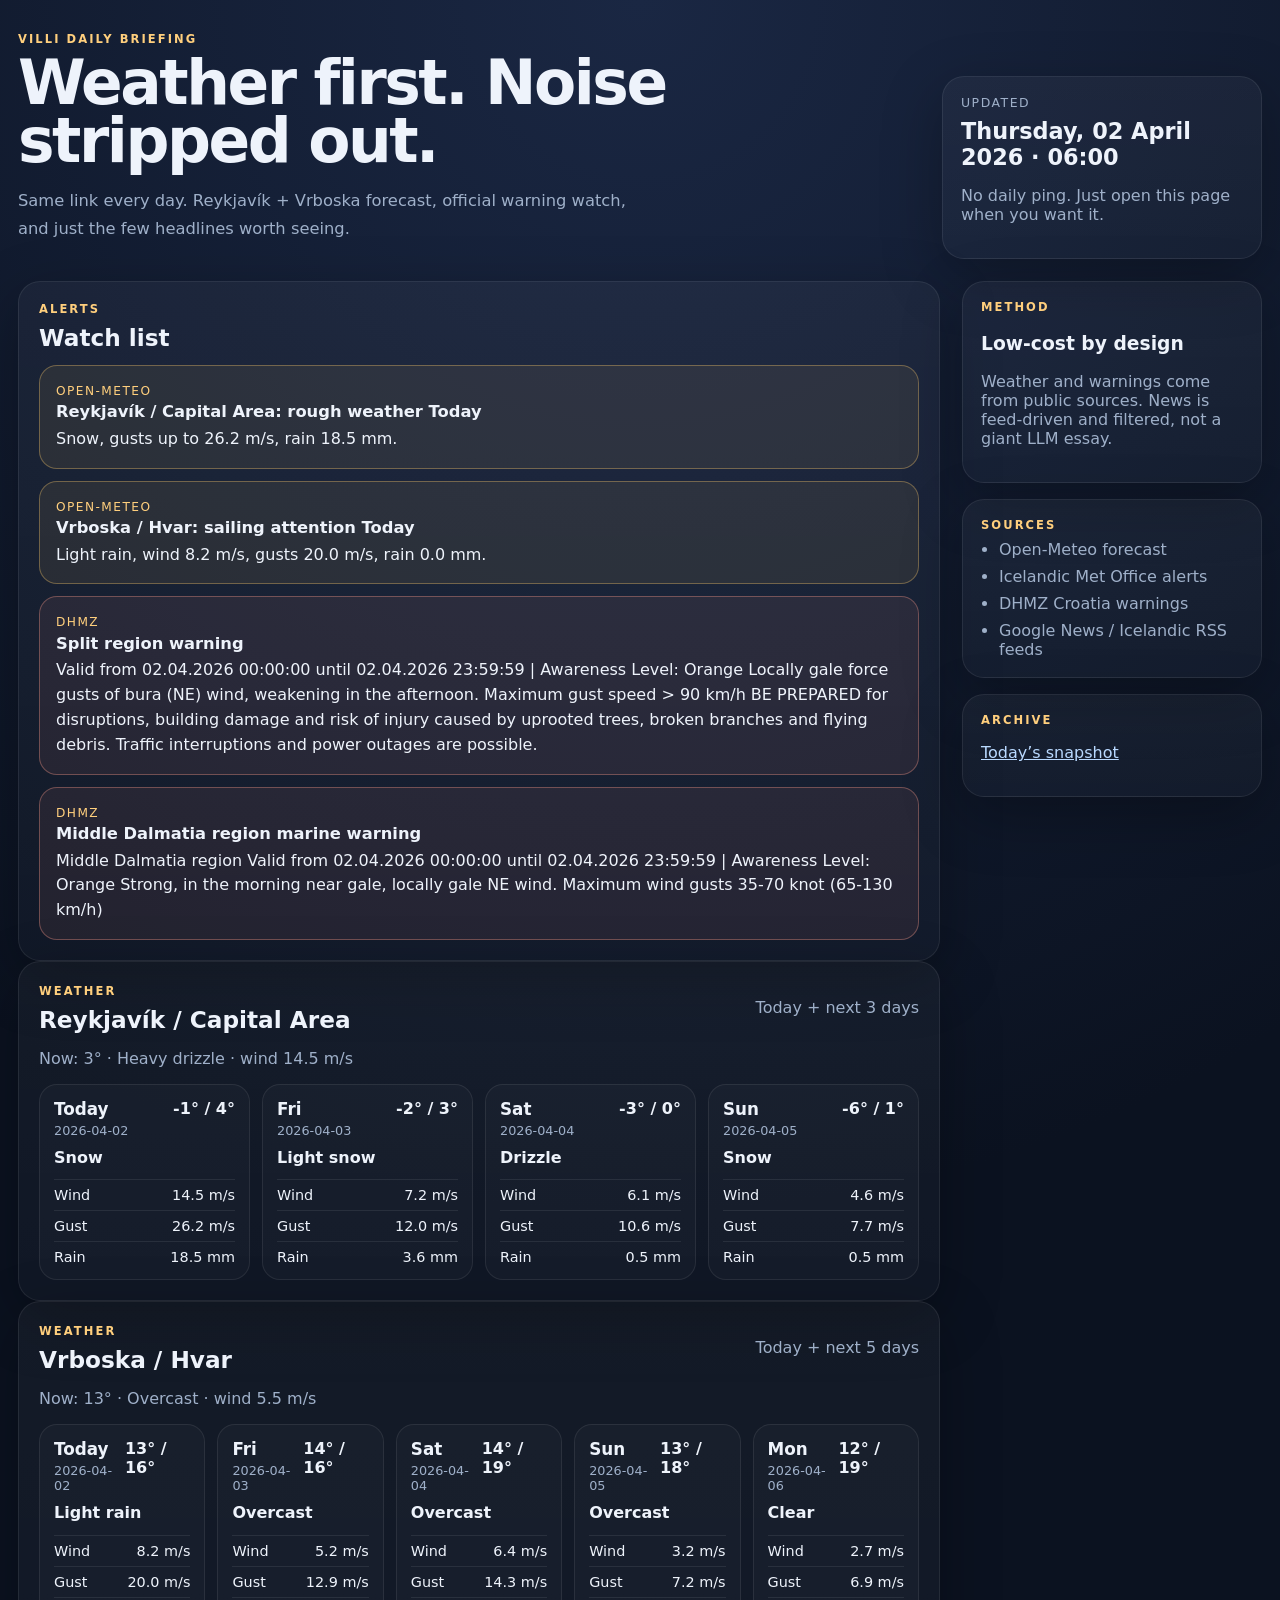
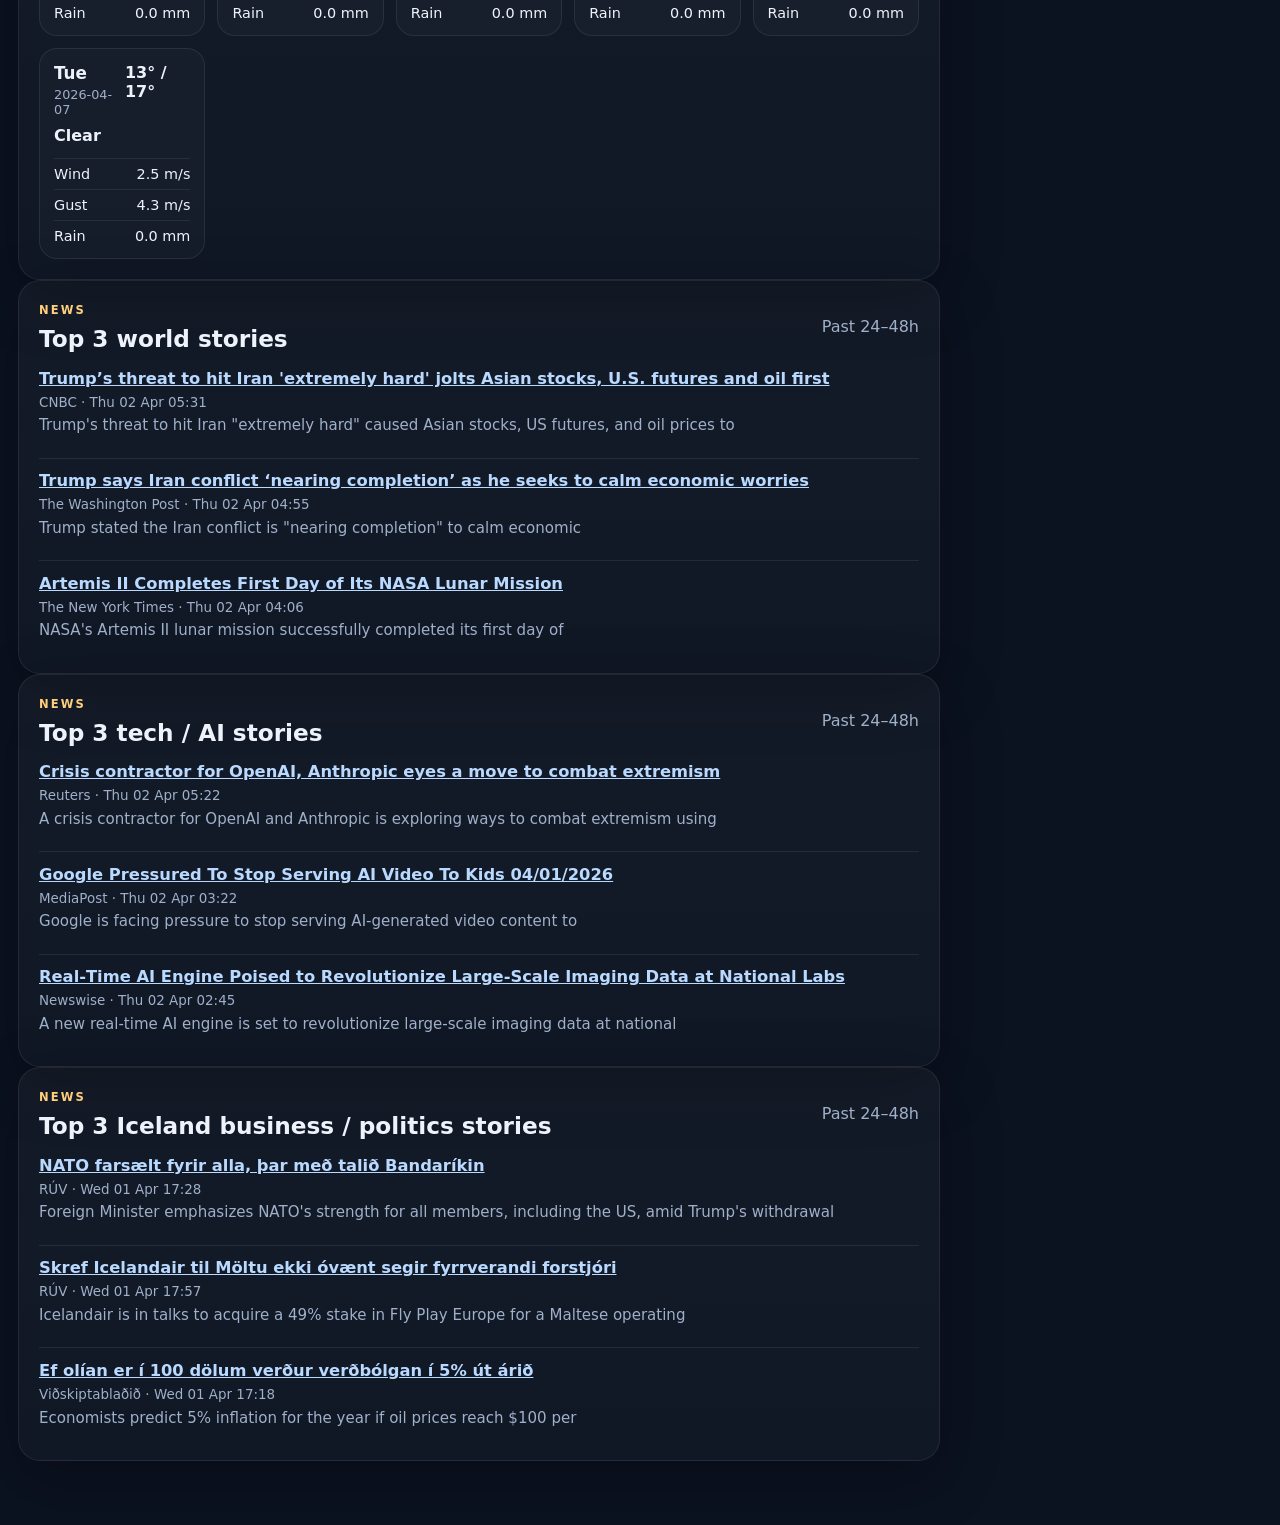
<file: archive/2026-04-02.html>
<!doctype html>
<html lang="en">
<head>
  <meta charset="utf-8">
  <meta name="viewport" content="width=device-width, initial-scale=1">
  <title>Villi Daily Briefing</title>
  <meta name="description" content="Daily weather-first briefing for Gunnar">
  <link rel="stylesheet" href="../assets/style.css">
</head>
<body>
  <div class="shell">
    <header class="hero">
      <div>
        <p class="eyebrow">Villi Daily Briefing</p>
        <h1>Weather first. Noise stripped out.</h1>
        <p class="lede">Same link every day. Reykjavík + Vrboska forecast, official warning watch, and just the few headlines worth seeing.</p>
      </div>
      <div class="hero-card panel compact">
        <p class="hero-label">Updated</p>
        <p class="hero-time">Thursday, 02 April 2026 · 06:00</p>
        <p class="hero-note">No daily ping. Just open this page when you want it.</p>
      </div>
    </header>

    <main class="layout">
      <section class="main-col">
        <section class="panel alerts-panel">
          <div class="section-head"><div><p class="eyebrow">Alerts</p><h2>Watch list</h2></div></div>
          <div class="alerts-grid"><article class="alert watch"><p class="alert-kicker">Open-Meteo</p><h3>Reykjavík / Capital Area: rough weather Today</h3><p>Snow, gusts up to 26.2 m/s, rain 18.5 mm.</p></article><article class="alert watch"><p class="alert-kicker">Open-Meteo</p><h3>Vrboska / Hvar: sailing attention Today</h3><p>Light rain, wind 8.2 m/s, gusts 20.0 m/s, rain 0.0 mm.</p></article><article class="alert official"><p class="alert-kicker">DHMZ</p><h3>Split region warning</h3><p>Valid from 02.04.2026 00:00:00 until 02.04.2026 23:59:59 | Awareness Level: Orange Locally gale force gusts of bura (NE) wind, weakening in the afternoon. Maximum gust speed &gt; 90 km/h BE PREPARED for disruptions, building damage and risk of injury caused by uprooted trees, broken branches and flying debris. Traffic interruptions and power outages are possible.</p></article><article class="alert official"><p class="alert-kicker">DHMZ</p><h3>Middle Dalmatia region marine warning</h3><p>Middle Dalmatia region Valid from 02.04.2026 00:00:00 until 02.04.2026 23:59:59 | Awareness Level: Orange Strong, in the morning near gale, locally gale NE wind. Maximum wind gusts 35-70 knot (65-130 km/h)</p></article></div>
        </section>

        <section class="panel"><div class="section-head"><div><p class="eyebrow">Weather</p><h2>Reykjavík / Capital Area</h2></div><p class="subtle">Today + next 3 days</p></div><p class="current-line">Now: 3° · Heavy drizzle · wind 14.5 m/s</p><div class="forecast-grid"><div class="day-card"><div class="day-top"><div><p class="day-label">Today</p><p class="day-date">2026-04-02</p></div><p class="temp">-1° / 4°</p></div><p class="cond">Snow</p><dl><div><dt>Wind</dt><dd>14.5 m/s</dd></div><div><dt>Gust</dt><dd>26.2 m/s</dd></div><div><dt>Rain</dt><dd>18.5 mm</dd></div></dl></div><div class="day-card"><div class="day-top"><div><p class="day-label">Fri</p><p class="day-date">2026-04-03</p></div><p class="temp">-2° / 3°</p></div><p class="cond">Light snow</p><dl><div><dt>Wind</dt><dd>7.2 m/s</dd></div><div><dt>Gust</dt><dd>12.0 m/s</dd></div><div><dt>Rain</dt><dd>3.6 mm</dd></div></dl></div><div class="day-card"><div class="day-top"><div><p class="day-label">Sat</p><p class="day-date">2026-04-04</p></div><p class="temp">-3° / 0°</p></div><p class="cond">Drizzle</p><dl><div><dt>Wind</dt><dd>6.1 m/s</dd></div><div><dt>Gust</dt><dd>10.6 m/s</dd></div><div><dt>Rain</dt><dd>0.5 mm</dd></div></dl></div><div class="day-card"><div class="day-top"><div><p class="day-label">Sun</p><p class="day-date">2026-04-05</p></div><p class="temp">-6° / 1°</p></div><p class="cond">Snow</p><dl><div><dt>Wind</dt><dd>4.6 m/s</dd></div><div><dt>Gust</dt><dd>7.7 m/s</dd></div><div><dt>Rain</dt><dd>0.5 mm</dd></div></dl></div></div></section>
        <section class="panel"><div class="section-head"><div><p class="eyebrow">Weather</p><h2>Vrboska / Hvar</h2></div><p class="subtle">Today + next 5 days</p></div><p class="current-line">Now: 13° · Overcast · wind 5.5 m/s</p><div class="forecast-grid"><div class="day-card"><div class="day-top"><div><p class="day-label">Today</p><p class="day-date">2026-04-02</p></div><p class="temp">13° / 16°</p></div><p class="cond">Light rain</p><dl><div><dt>Wind</dt><dd>8.2 m/s</dd></div><div><dt>Gust</dt><dd>20.0 m/s</dd></div><div><dt>Rain</dt><dd>0.0 mm</dd></div></dl></div><div class="day-card"><div class="day-top"><div><p class="day-label">Fri</p><p class="day-date">2026-04-03</p></div><p class="temp">14° / 16°</p></div><p class="cond">Overcast</p><dl><div><dt>Wind</dt><dd>5.2 m/s</dd></div><div><dt>Gust</dt><dd>12.9 m/s</dd></div><div><dt>Rain</dt><dd>0.0 mm</dd></div></dl></div><div class="day-card"><div class="day-top"><div><p class="day-label">Sat</p><p class="day-date">2026-04-04</p></div><p class="temp">14° / 19°</p></div><p class="cond">Overcast</p><dl><div><dt>Wind</dt><dd>6.4 m/s</dd></div><div><dt>Gust</dt><dd>14.3 m/s</dd></div><div><dt>Rain</dt><dd>0.0 mm</dd></div></dl></div><div class="day-card"><div class="day-top"><div><p class="day-label">Sun</p><p class="day-date">2026-04-05</p></div><p class="temp">13° / 18°</p></div><p class="cond">Overcast</p><dl><div><dt>Wind</dt><dd>3.2 m/s</dd></div><div><dt>Gust</dt><dd>7.2 m/s</dd></div><div><dt>Rain</dt><dd>0.0 mm</dd></div></dl></div><div class="day-card"><div class="day-top"><div><p class="day-label">Mon</p><p class="day-date">2026-04-06</p></div><p class="temp">12° / 19°</p></div><p class="cond">Clear</p><dl><div><dt>Wind</dt><dd>2.7 m/s</dd></div><div><dt>Gust</dt><dd>6.9 m/s</dd></div><div><dt>Rain</dt><dd>0.0 mm</dd></div></dl></div><div class="day-card"><div class="day-top"><div><p class="day-label">Tue</p><p class="day-date">2026-04-07</p></div><p class="temp">13° / 17°</p></div><p class="cond">Clear</p><dl><div><dt>Wind</dt><dd>2.5 m/s</dd></div><div><dt>Gust</dt><dd>4.3 m/s</dd></div><div><dt>Rain</dt><dd>0.0 mm</dd></div></dl></div></div></section>

        <section class="panel">
          <div class="section-head"><div><p class="eyebrow">News</p><h2>Top 3 world stories</h2></div><p class="subtle">Past 24–48h</p></div>
          <div class="news-grid"><article class="news-item"><h4><a href="https://news.google.com/rss/articles/[base64]?oc=5" target="_blank" rel="noopener">Trump’s threat to hit Iran &#x27;extremely hard&#x27; jolts Asian stocks, U.S. futures and oil first</a></h4><p class="meta">CNBC · Thu 02 Apr 05:31</p><p class="desc">Trump&#x27;s threat to hit Iran &quot;extremely hard&quot; caused Asian stocks, US futures, and oil prices to</p></article><article class="news-item"><h4><a href="https://news.google.com/rss/articles/CBMifkFVX3lxTFBPTEd5Z191UktSanlzMFlhV3lJOHFYZG5tSkJtSkVBNXZpcmNoaWZnLVM1QUdXTXJEZUFZdW05UWRmbkx6UmRIcGxka2hZSERkLVJBNWZwVU5sRW9mUUlGY1hRZFJOUk5EMVFpQ1JJOTUxNG05aHVxUTZDWThZZw?oc=5" target="_blank" rel="noopener">Trump says Iran conflict ‘nearing completion’ as he seeks to calm economic worries</a></h4><p class="meta">The Washington Post · Thu 02 Apr 04:55</p><p class="desc">Trump stated the Iran conflict is &quot;nearing completion&quot; to calm economic</p></article><article class="news-item"><h4><a href="https://news.google.com/rss/articles/CBMigAFBVV95cUxQMDNzTThMLXVfUm1WcUp0WjU5U3NCVDhTVURJVEg2ajFTNkVqck9yUWhnSEQzc0RaMTdPVktVQ0t6OW44LXdTSnB2UzlLZE9JellucUp2TlMxeXF3b2xtb0pHT2xxZVNtbXNUUGpXSVVCTjR3OTBrWjVUNmo5Y3JubQ?oc=5" target="_blank" rel="noopener">Artemis II Completes First Day of Its NASA Lunar Mission</a></h4><p class="meta">The New York Times · Thu 02 Apr 04:06</p><p class="desc">NASA&#x27;s Artemis II lunar mission successfully completed its first day of</p></article></div>
        </section>
        <section class="panel">
          <div class="section-head"><div><p class="eyebrow">News</p><h2>Top 3 tech / AI stories</h2></div><p class="subtle">Past 24–48h</p></div>
          <div class="news-grid"><article class="news-item"><h4><a href="https://news.google.com/rss/articles/[base64]?oc=5" target="_blank" rel="noopener">Crisis contractor for OpenAI, Anthropic eyes a move to combat extremism</a></h4><p class="meta">Reuters · Thu 02 Apr 05:22</p><p class="desc">A crisis contractor for OpenAI and Anthropic is exploring ways to combat extremism using</p></article><article class="news-item"><h4><a href="https://news.google.com/rss/articles/[base64]?oc=5" target="_blank" rel="noopener">Google Pressured To Stop Serving AI Video To Kids 04/01/2026</a></h4><p class="meta">MediaPost · Thu 02 Apr 03:22</p><p class="desc">Google is facing pressure to stop serving AI-generated video content to</p></article><article class="news-item"><h4><a href="https://news.google.com/rss/articles/[base64]?oc=5" target="_blank" rel="noopener">Real‑Time AI Engine Poised to Revolutionize Large‑Scale Imaging Data at National Labs</a></h4><p class="meta">Newswise · Thu 02 Apr 02:45</p><p class="desc">A new real-time AI engine is set to revolutionize large-scale imaging data at national</p></article></div>
        </section>
        <section class="panel">
          <div class="section-head"><div><p class="eyebrow">News</p><h2>Top 3 Iceland business / politics stories</h2></div><p class="subtle">Past 24–48h</p></div>
          <div class="news-grid"><article class="news-item"><h4><a href="https://www.ruv.is/frettir/innlent/2026-04-01-nato-farsaelt-fyrir-alla-thar-med-talid-bandarikin-471561/" target="_blank" rel="noopener">NATO farsælt fyrir alla, þar með talið Bandaríkin</a></h4><p class="meta">RÚV · Wed 01 Apr 17:28</p><p class="desc">Foreign Minister emphasizes NATO&#x27;s strength for all members, including the US, amid Trump&#x27;s withdrawal</p></article><article class="news-item"><h4><a href="https://www.ruv.is/frettir/innlent/2026-04-01-skref-icelandair-til-moltu-ekki-ovaent-segir-fyrrverandi-forstjori-471560/" target="_blank" rel="noopener">Skref Icelandair til Möltu ekki óvænt segir fyrrverandi forstjóri</a></h4><p class="meta">RÚV · Wed 01 Apr 17:57</p><p class="desc">Icelandair is in talks to acquire a 49% stake in Fly Play Europe for a Maltese operating</p></article><article class="news-item"><h4><a href="https://www.vb.is/frettir/ef-olian-er-i-100-dolum-verdur-verdbolgan-i-5-ut-arid/" target="_blank" rel="noopener">Ef olían er í 100 dölum verður verðbólgan í 5% út árið</a></h4><p class="meta">Viðskiptablaðið · Wed 01 Apr 17:18</p><p class="desc">Economists predict 5% inflation for the year if oil prices reach $100 per</p></article></div>
        </section>
      </section>

      <aside class="side-col">
        <section class="panel compact">
          <p class="eyebrow">Method</p>
          <h3>Low-cost by design</h3>
          <p class="subtle">Weather and warnings come from public sources. News is feed-driven and filtered, not a giant LLM essay.</p>
        </section>
        <section class="panel compact">
          <p class="eyebrow">Sources</p>
          <ul class="source-list">
            <li>Open-Meteo forecast</li>
            <li>Icelandic Met Office alerts</li>
            <li>DHMZ Croatia warnings</li>
            <li>Google News / Icelandic RSS feeds</li>
          </ul>
        </section>
        <section class="panel compact">
          <p class="eyebrow">Archive</p>
          <p class="subtle"><a href="archive/2026-04-02.html">Today’s snapshot</a></p>
        </section>
      </aside>
    </main>
  </div>
</body>
</html>
</file>
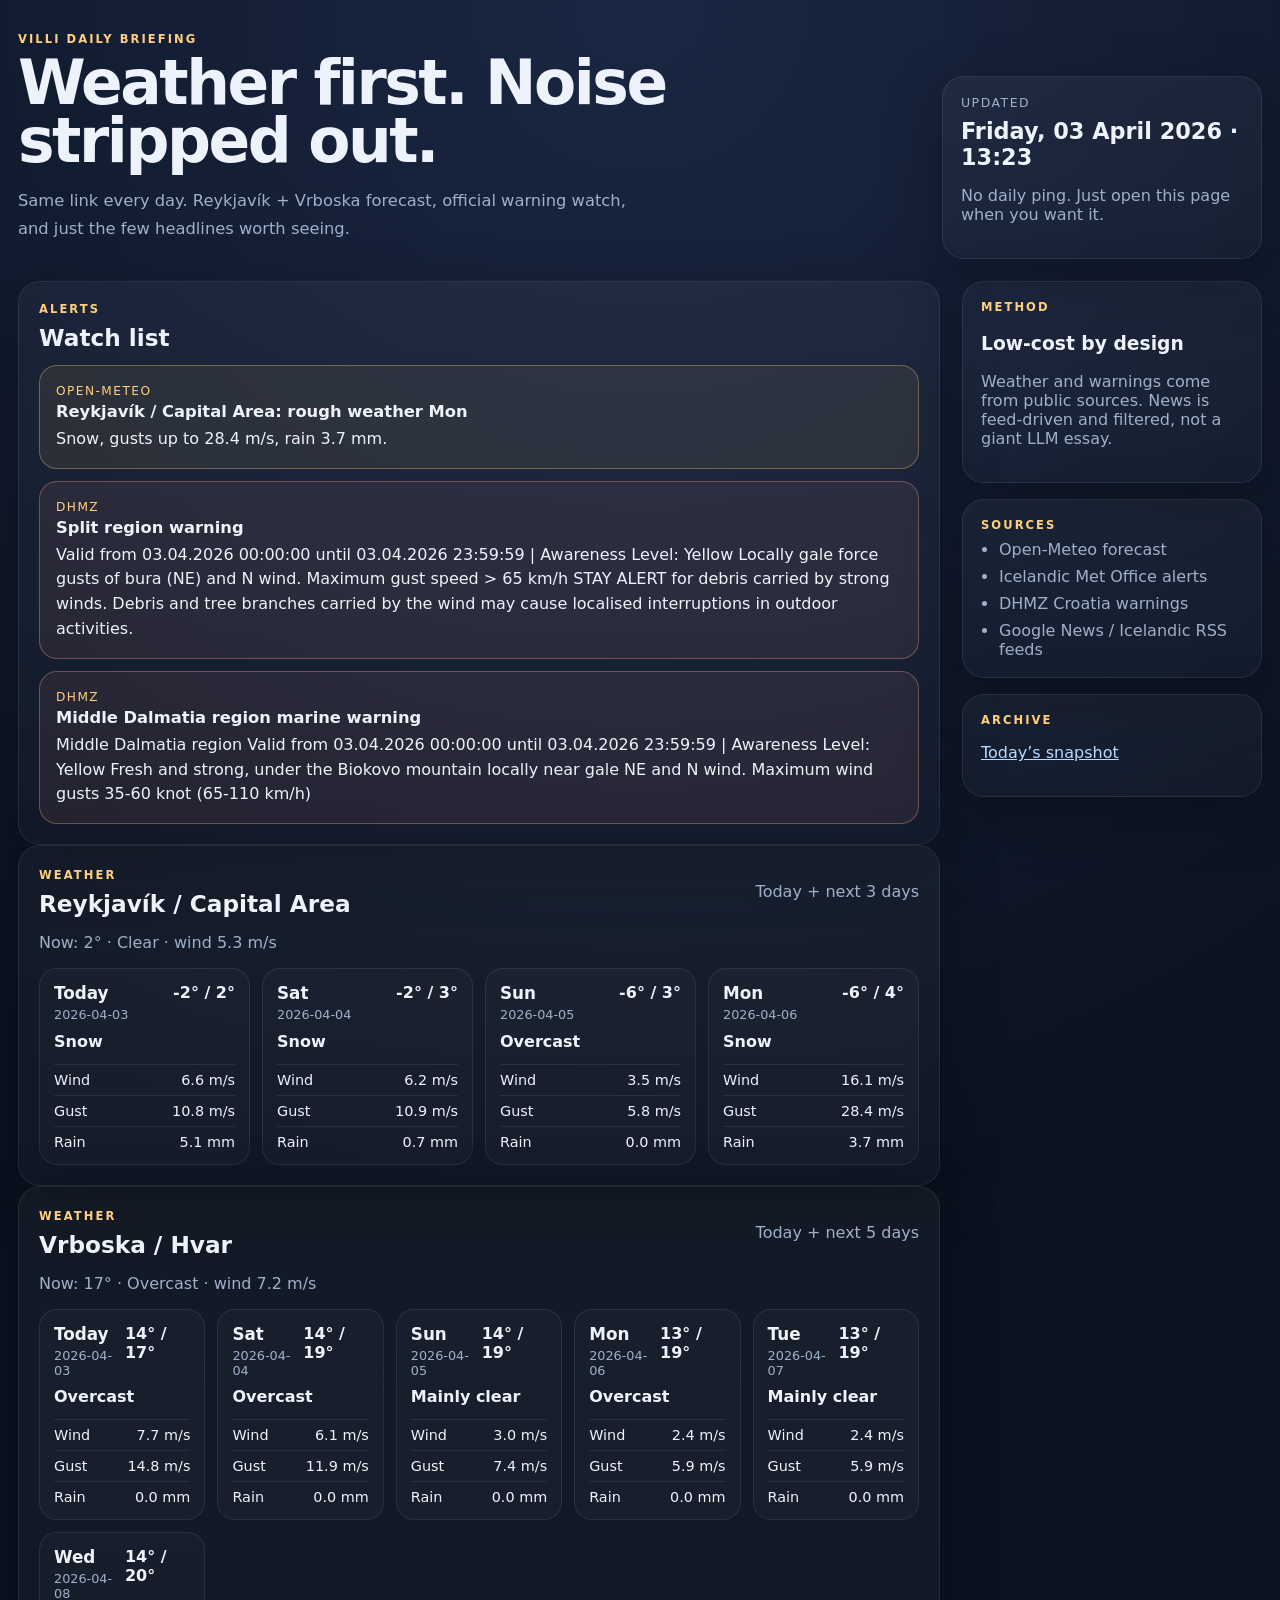
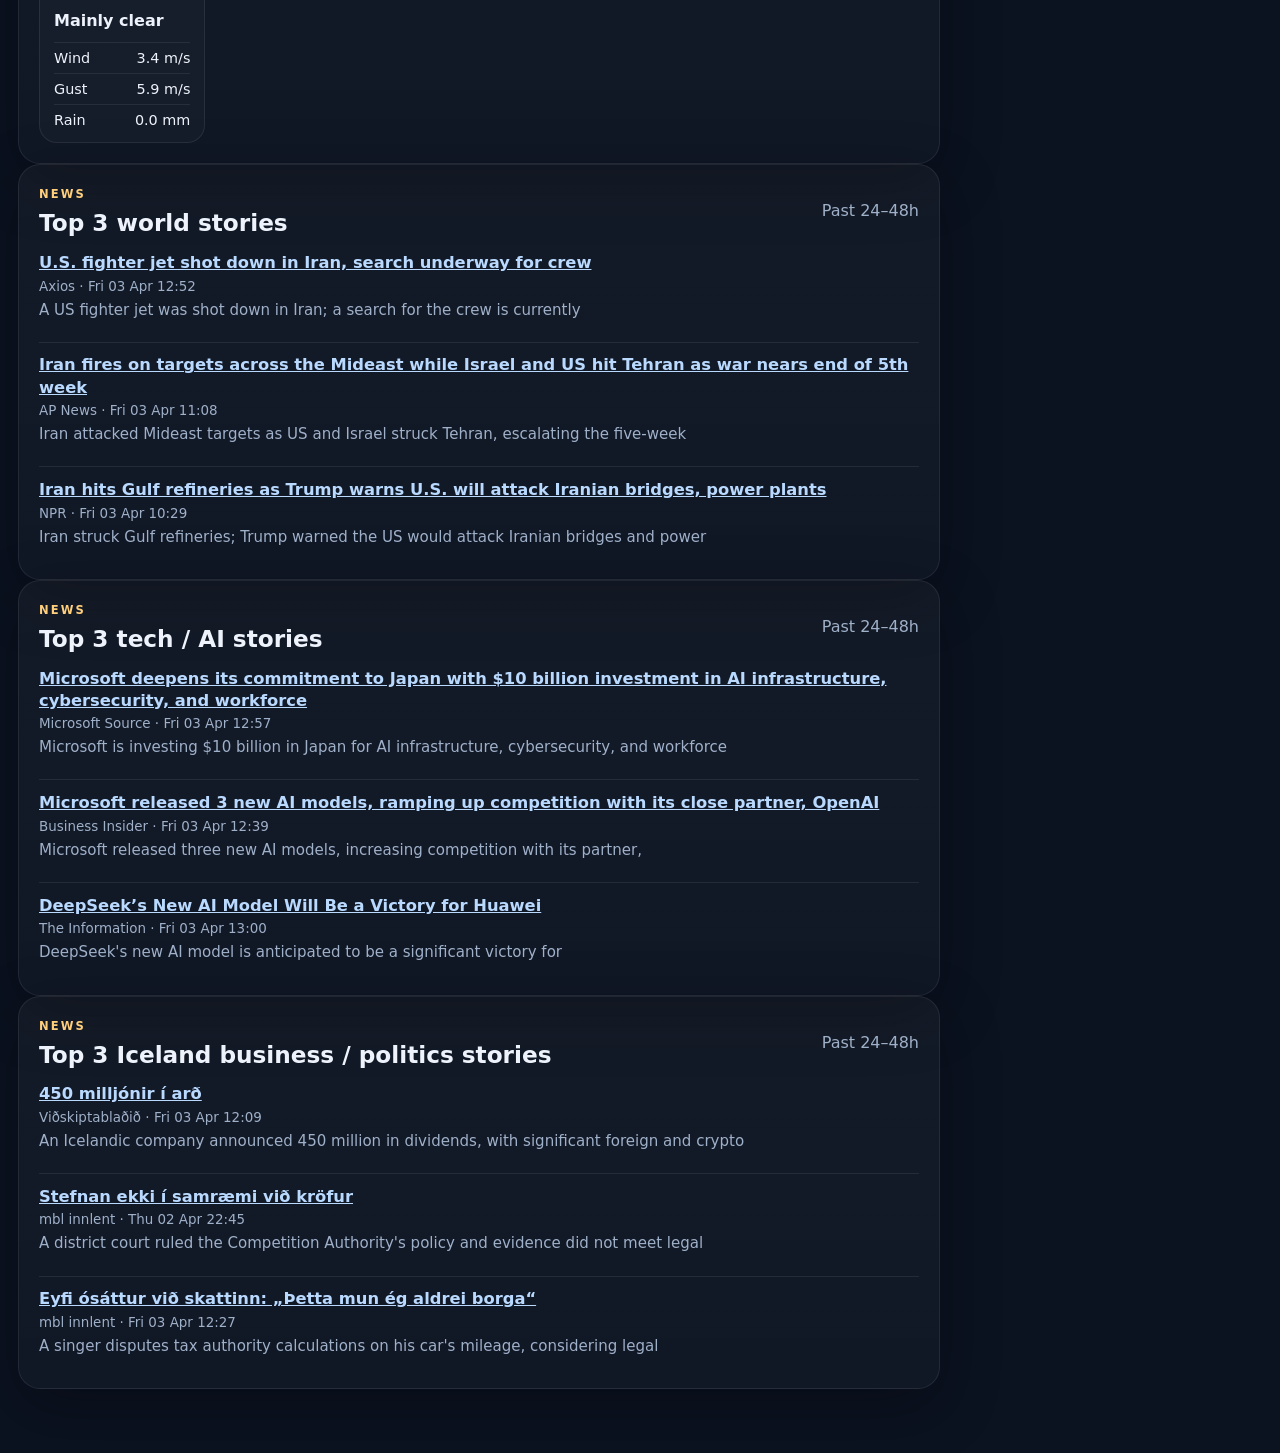
<file: archive/2026-04-03.html>
<!doctype html>
<html lang="en">
<head>
  <meta charset="utf-8">
  <meta name="viewport" content="width=device-width, initial-scale=1">
  <title>Villi Daily Briefing</title>
  <meta name="description" content="Daily weather-first briefing for Gunnar">
  <link rel="stylesheet" href="../assets/style.css">
</head>
<body>
  <div class="shell">
    <header class="hero">
      <div>
        <p class="eyebrow">Villi Daily Briefing</p>
        <h1>Weather first. Noise stripped out.</h1>
        <p class="lede">Same link every day. Reykjavík + Vrboska forecast, official warning watch, and just the few headlines worth seeing.</p>
      </div>
      <div class="hero-card panel compact">
        <p class="hero-label">Updated</p>
        <p class="hero-time">Friday, 03 April 2026 · 13:23</p>
        <p class="hero-note">No daily ping. Just open this page when you want it.</p>
      </div>
    </header>

    <main class="layout">
      <section class="main-col">
        <section class="panel alerts-panel">
          <div class="section-head"><div><p class="eyebrow">Alerts</p><h2>Watch list</h2></div></div>
          <div class="alerts-grid"><article class="alert watch"><p class="alert-kicker">Open-Meteo</p><h3>Reykjavík / Capital Area: rough weather Mon</h3><p>Snow, gusts up to 28.4 m/s, rain 3.7 mm.</p></article><article class="alert official"><p class="alert-kicker">DHMZ</p><h3>Split region warning</h3><p>Valid from 03.04.2026 00:00:00 until 03.04.2026 23:59:59 | Awareness Level: Yellow Locally gale force gusts of bura (NE) and N wind. Maximum gust speed &gt; 65 km/h STAY ALERT for debris carried by strong winds. Debris and tree branches carried by the wind may cause localised interruptions in outdoor activities.</p></article><article class="alert official"><p class="alert-kicker">DHMZ</p><h3>Middle Dalmatia region marine warning</h3><p>Middle Dalmatia region Valid from 03.04.2026 00:00:00 until 03.04.2026 23:59:59 | Awareness Level: Yellow Fresh and strong, under the Biokovo mountain locally near gale NE and N wind. Maximum wind gusts 35-60 knot (65-110 km/h)</p></article></div>
        </section>

        <section class="panel"><div class="section-head"><div><p class="eyebrow">Weather</p><h2>Reykjavík / Capital Area</h2></div><p class="subtle">Today + next 3 days</p></div><p class="current-line">Now: 2° · Clear · wind 5.3 m/s</p><div class="forecast-grid"><div class="day-card"><div class="day-top"><div><p class="day-label">Today</p><p class="day-date">2026-04-03</p></div><p class="temp">-2° / 2°</p></div><p class="cond">Snow</p><dl><div><dt>Wind</dt><dd>6.6 m/s</dd></div><div><dt>Gust</dt><dd>10.8 m/s</dd></div><div><dt>Rain</dt><dd>5.1 mm</dd></div></dl></div><div class="day-card"><div class="day-top"><div><p class="day-label">Sat</p><p class="day-date">2026-04-04</p></div><p class="temp">-2° / 3°</p></div><p class="cond">Snow</p><dl><div><dt>Wind</dt><dd>6.2 m/s</dd></div><div><dt>Gust</dt><dd>10.9 m/s</dd></div><div><dt>Rain</dt><dd>0.7 mm</dd></div></dl></div><div class="day-card"><div class="day-top"><div><p class="day-label">Sun</p><p class="day-date">2026-04-05</p></div><p class="temp">-6° / 3°</p></div><p class="cond">Overcast</p><dl><div><dt>Wind</dt><dd>3.5 m/s</dd></div><div><dt>Gust</dt><dd>5.8 m/s</dd></div><div><dt>Rain</dt><dd>0.0 mm</dd></div></dl></div><div class="day-card"><div class="day-top"><div><p class="day-label">Mon</p><p class="day-date">2026-04-06</p></div><p class="temp">-6° / 4°</p></div><p class="cond">Snow</p><dl><div><dt>Wind</dt><dd>16.1 m/s</dd></div><div><dt>Gust</dt><dd>28.4 m/s</dd></div><div><dt>Rain</dt><dd>3.7 mm</dd></div></dl></div></div></section>
        <section class="panel"><div class="section-head"><div><p class="eyebrow">Weather</p><h2>Vrboska / Hvar</h2></div><p class="subtle">Today + next 5 days</p></div><p class="current-line">Now: 17° · Overcast · wind 7.2 m/s</p><div class="forecast-grid"><div class="day-card"><div class="day-top"><div><p class="day-label">Today</p><p class="day-date">2026-04-03</p></div><p class="temp">14° / 17°</p></div><p class="cond">Overcast</p><dl><div><dt>Wind</dt><dd>7.7 m/s</dd></div><div><dt>Gust</dt><dd>14.8 m/s</dd></div><div><dt>Rain</dt><dd>0.0 mm</dd></div></dl></div><div class="day-card"><div class="day-top"><div><p class="day-label">Sat</p><p class="day-date">2026-04-04</p></div><p class="temp">14° / 19°</p></div><p class="cond">Overcast</p><dl><div><dt>Wind</dt><dd>6.1 m/s</dd></div><div><dt>Gust</dt><dd>11.9 m/s</dd></div><div><dt>Rain</dt><dd>0.0 mm</dd></div></dl></div><div class="day-card"><div class="day-top"><div><p class="day-label">Sun</p><p class="day-date">2026-04-05</p></div><p class="temp">14° / 19°</p></div><p class="cond">Mainly clear</p><dl><div><dt>Wind</dt><dd>3.0 m/s</dd></div><div><dt>Gust</dt><dd>7.4 m/s</dd></div><div><dt>Rain</dt><dd>0.0 mm</dd></div></dl></div><div class="day-card"><div class="day-top"><div><p class="day-label">Mon</p><p class="day-date">2026-04-06</p></div><p class="temp">13° / 19°</p></div><p class="cond">Overcast</p><dl><div><dt>Wind</dt><dd>2.4 m/s</dd></div><div><dt>Gust</dt><dd>5.9 m/s</dd></div><div><dt>Rain</dt><dd>0.0 mm</dd></div></dl></div><div class="day-card"><div class="day-top"><div><p class="day-label">Tue</p><p class="day-date">2026-04-07</p></div><p class="temp">13° / 19°</p></div><p class="cond">Mainly clear</p><dl><div><dt>Wind</dt><dd>2.4 m/s</dd></div><div><dt>Gust</dt><dd>5.9 m/s</dd></div><div><dt>Rain</dt><dd>0.0 mm</dd></div></dl></div><div class="day-card"><div class="day-top"><div><p class="day-label">Wed</p><p class="day-date">2026-04-08</p></div><p class="temp">14° / 20°</p></div><p class="cond">Mainly clear</p><dl><div><dt>Wind</dt><dd>3.4 m/s</dd></div><div><dt>Gust</dt><dd>5.9 m/s</dd></div><div><dt>Rain</dt><dd>0.0 mm</dd></div></dl></div></div></section>

        <section class="panel">
          <div class="section-head"><div><p class="eyebrow">News</p><h2>Top 3 world stories</h2></div><p class="subtle">Past 24–48h</p></div>
          <div class="news-grid"><article class="news-item"><h4><a href="https://news.google.com/rss/articles/CBMiakFVX3lxTE1uOHhYa1MxTW44N1E4ay1OV0VVZW9URjNXZWtidFZnTXlLcHZsMHhzRk1scFJtWWlaNktJaTRhcnJSUnNTT1E5Unp4eGVDWkZRNVdsWklDZTQtelVVd1NMelhpODJsT2kwZFE?oc=5" target="_blank" rel="noopener">U.S. fighter jet shot down in Iran, search underway for crew</a></h4><p class="meta">Axios · Fri 03 Apr 12:52</p><p class="desc">A US fighter jet was shot down in Iran; a search for the crew is currently</p></article><article class="news-item"><h4><a href="https://news.google.com/rss/articles/[base64]?oc=5" target="_blank" rel="noopener">Iran fires on targets across the Mideast while Israel and US hit Tehran as war nears end of 5th week</a></h4><p class="meta">AP News · Fri 03 Apr 11:08</p><p class="desc">Iran attacked Mideast targets as US and Israel struck Tehran, escalating the five-week</p></article><article class="news-item"><h4><a href="https://news.google.com/rss/articles/[base64]?oc=5" target="_blank" rel="noopener">Iran hits Gulf refineries as Trump warns U.S. will attack Iranian bridges, power plants</a></h4><p class="meta">NPR · Fri 03 Apr 10:29</p><p class="desc">Iran struck Gulf refineries; Trump warned the US would attack Iranian bridges and power</p></article></div>
        </section>
        <section class="panel">
          <div class="section-head"><div><p class="eyebrow">News</p><h2>Top 3 tech / AI stories</h2></div><p class="subtle">Past 24–48h</p></div>
          <div class="news-grid"><article class="news-item"><h4><a href="https://news.google.com/rss/articles/[base64]?oc=5" target="_blank" rel="noopener">Microsoft deepens its commitment to Japan with $10 billion investment in AI infrastructure, cybersecurity, and workforce</a></h4><p class="meta">Microsoft Source · Fri 03 Apr 12:57</p><p class="desc">Microsoft is investing $10 billion in Japan for AI infrastructure, cybersecurity, and workforce</p></article><article class="news-item"><h4><a href="https://news.google.com/rss/articles/[base64]?oc=5" target="_blank" rel="noopener">Microsoft released 3 new AI models, ramping up competition with its close partner, OpenAI</a></h4><p class="meta">Business Insider · Fri 03 Apr 12:39</p><p class="desc">Microsoft released three new AI models, increasing competition with its partner,</p></article><article class="news-item"><h4><a href="https://news.google.com/rss/articles/CBMiigFBVV95cUxPTVlhSThNTE5KYTdJYzNXb01fX2tXYkxNdm13WTdsZlpjQklnYmt6X1A2SzFEazV2ZU1OWjd3RkJvdXluUFh4QTRFNDE4M0kwRUU1UU1ZM2tzbE5vNE1tZEVqc1haRW5zamhtV2xsSFJrSUI3TFpHVHRGMDFaSHgwclZNWlRUUzVJSVE?oc=5" target="_blank" rel="noopener">DeepSeek’s New AI Model Will Be a Victory for Huawei</a></h4><p class="meta">The Information · Fri 03 Apr 13:00</p><p class="desc">DeepSeek&#x27;s new AI model is anticipated to be a significant victory for</p></article></div>
        </section>
        <section class="panel">
          <div class="section-head"><div><p class="eyebrow">News</p><h2>Top 3 Iceland business / politics stories</h2></div><p class="subtle">Past 24–48h</p></div>
          <div class="news-grid"><article class="news-item"><h4><a href="https://www.vb.is/frettir/greida-450-milljonir-i-ard/" target="_blank" rel="noopener">450 milljónir í arð</a></h4><p class="meta">Viðskiptablaðið · Fri 03 Apr 12:09</p><p class="desc">An Icelandic company announced 450 million in dividends, with significant foreign and crypto</p></article><article class="news-item"><h4><a href="https://www.mbl.is/frettir/innlent/2026/04/02/stefnan_ekki_i_samraemi_vid_krofur/" target="_blank" rel="noopener">Stefnan ekki í samræmi við kröfur</a></h4><p class="meta">mbl innlent · Thu 02 Apr 22:45</p><p class="desc">A district court ruled the Competition Authority&#x27;s policy and evidence did not meet legal</p></article><article class="news-item"><h4><a href="https://www.mbl.is/frettir/innlent/2026/04/03/eyfi_osattur_vid_skattinn_thetta_mun_eg_aldrei_borg/" target="_blank" rel="noopener">Eyfi ósáttur við skattinn: „Þetta mun ég aldrei borga“</a></h4><p class="meta">mbl innlent · Fri 03 Apr 12:27</p><p class="desc">A singer disputes tax authority calculations on his car&#x27;s mileage, considering legal</p></article></div>
        </section>
      </section>

      <aside class="side-col">
        <section class="panel compact">
          <p class="eyebrow">Method</p>
          <h3>Low-cost by design</h3>
          <p class="subtle">Weather and warnings come from public sources. News is feed-driven and filtered, not a giant LLM essay.</p>
        </section>
        <section class="panel compact">
          <p class="eyebrow">Sources</p>
          <ul class="source-list">
            <li>Open-Meteo forecast</li>
            <li>Icelandic Met Office alerts</li>
            <li>DHMZ Croatia warnings</li>
            <li>Google News / Icelandic RSS feeds</li>
          </ul>
        </section>
        <section class="panel compact">
          <p class="eyebrow">Archive</p>
          <p class="subtle"><a href="archive/2026-04-03.html">Today’s snapshot</a></p>
        </section>
      </aside>
    </main>
  </div>
</body>
</html>
</file>
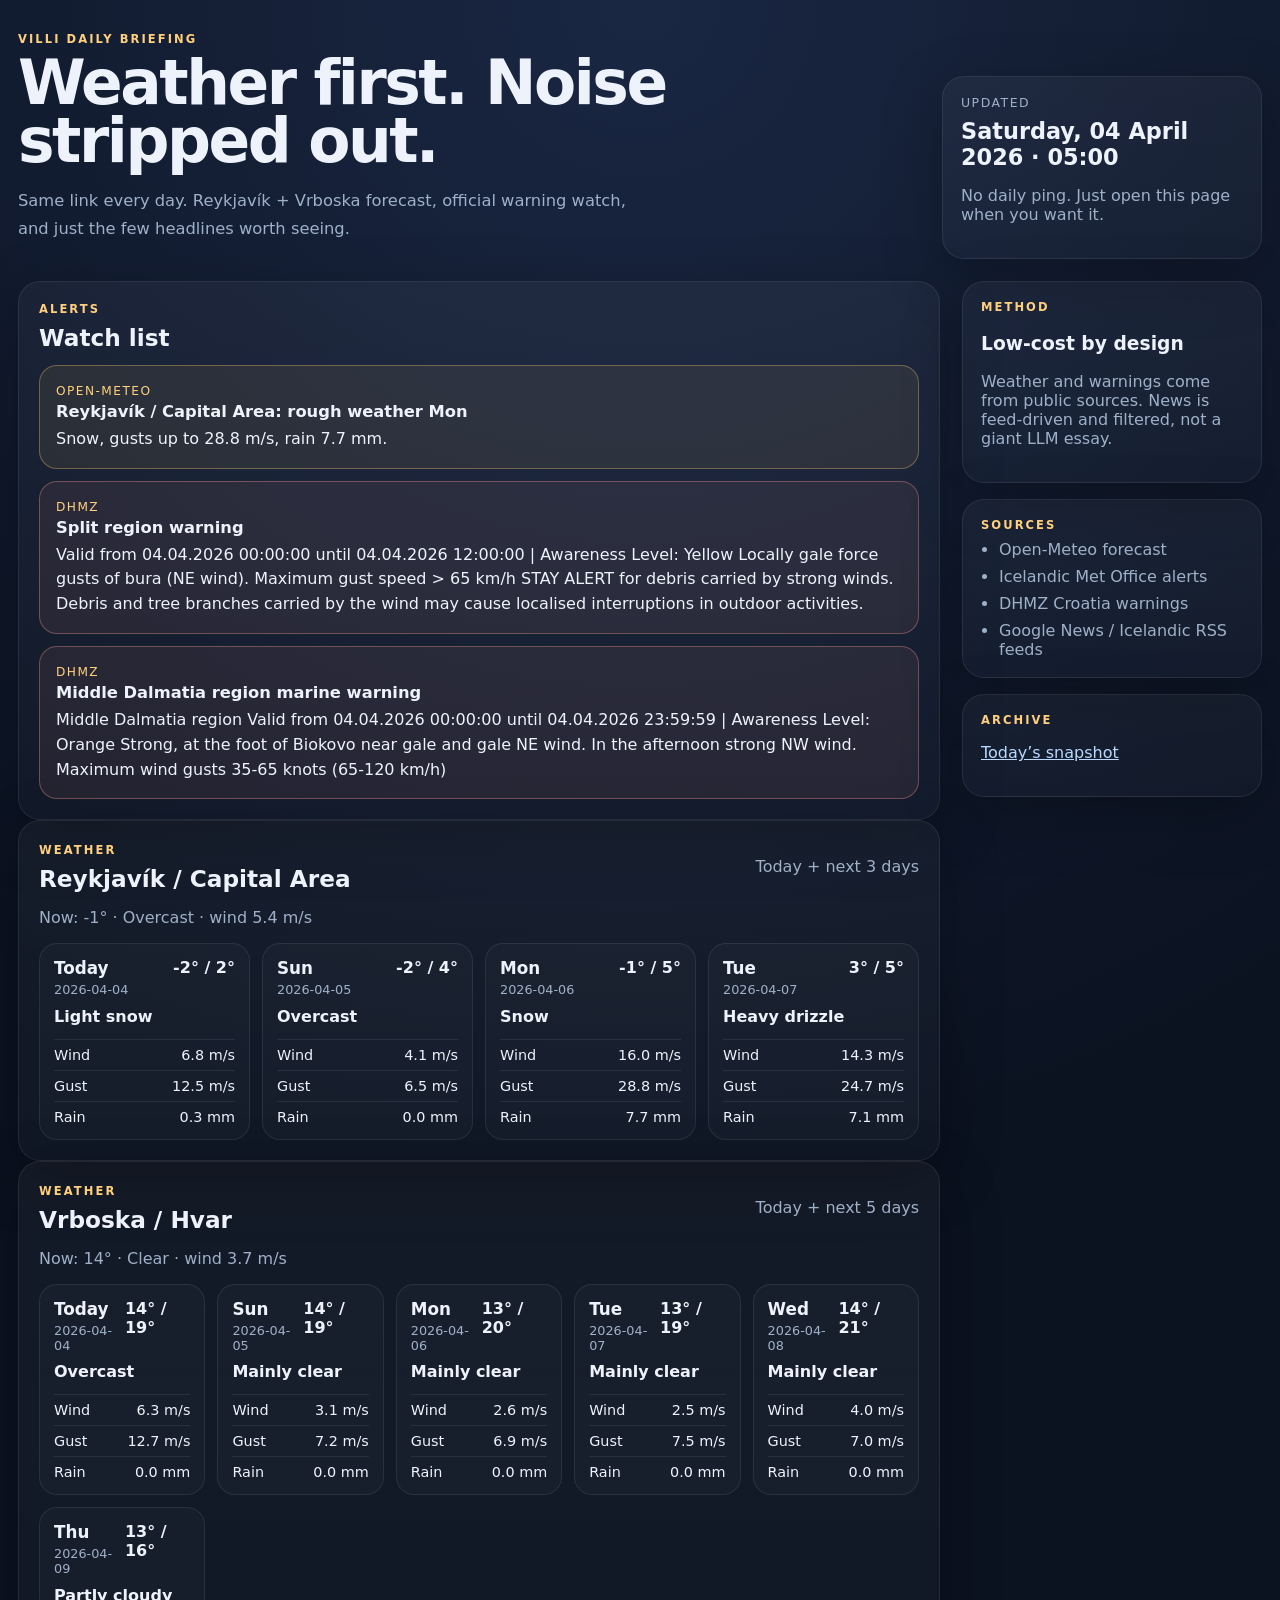
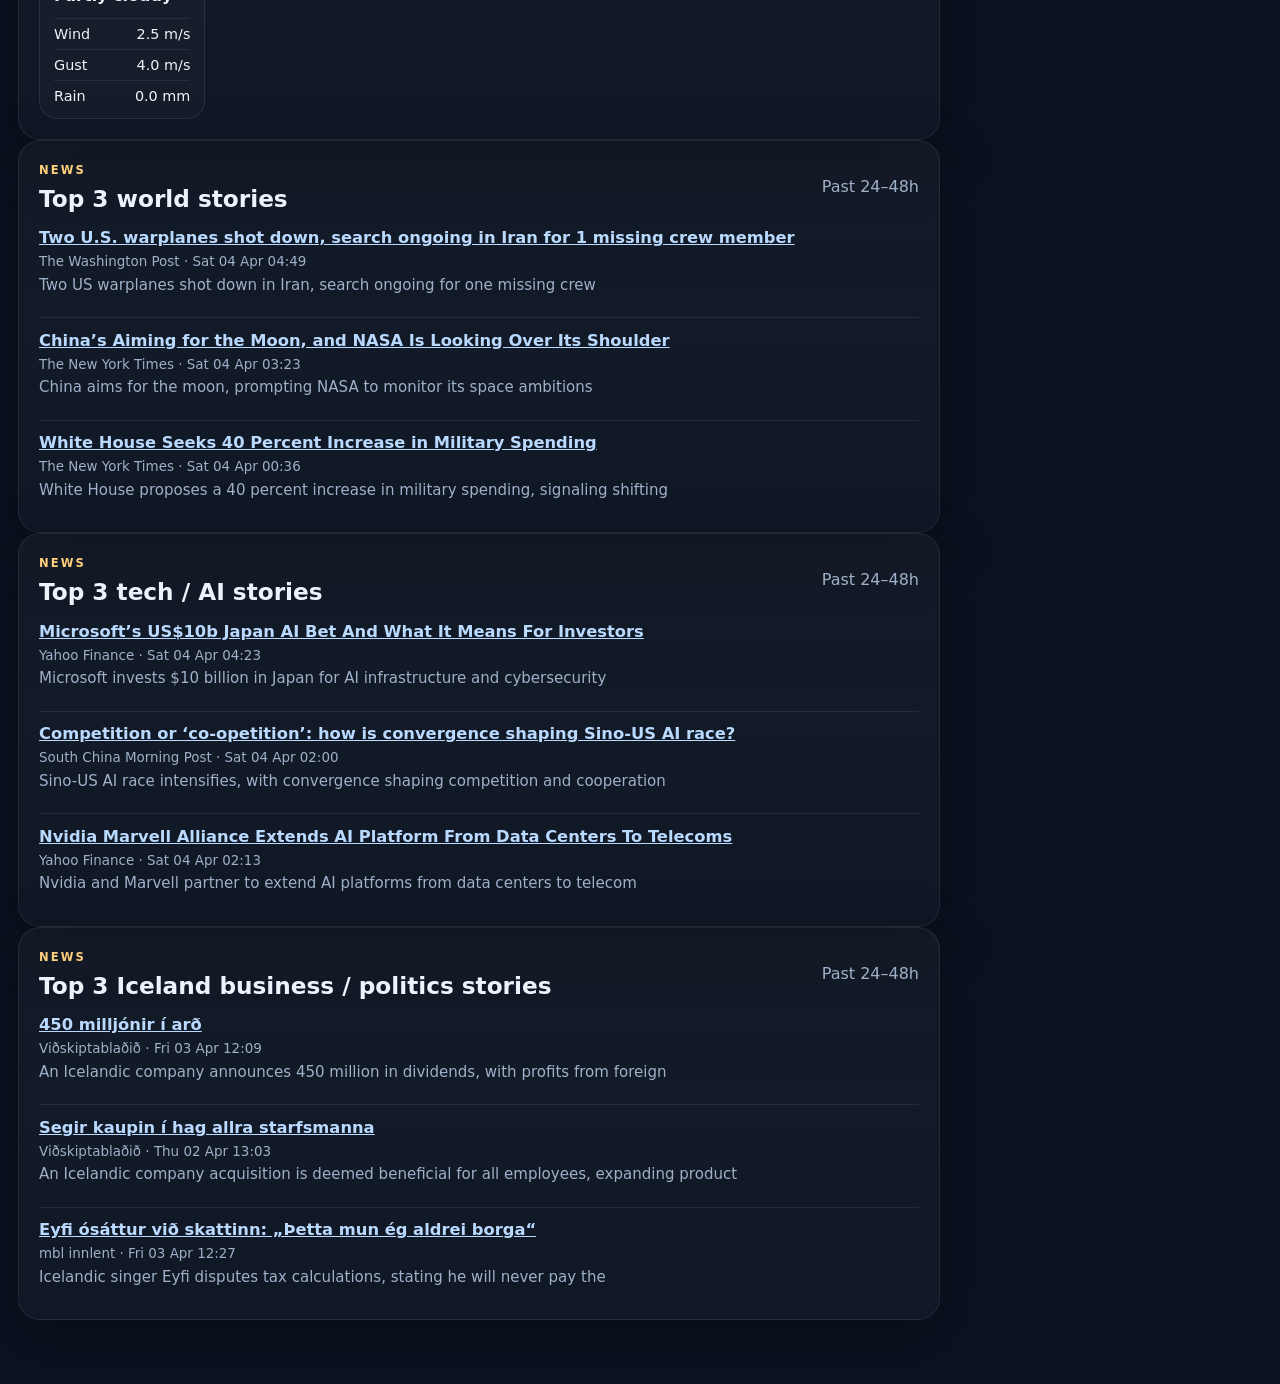
<file: archive/2026-04-04.html>
<!doctype html>
<html lang="en">
<head>
  <meta charset="utf-8">
  <meta name="viewport" content="width=device-width, initial-scale=1">
  <title>Villi Daily Briefing</title>
  <meta name="description" content="Daily weather-first briefing for Gunnar">
  <link rel="stylesheet" href="../assets/style.css">
</head>
<body>
  <div class="shell">
    <header class="hero">
      <div>
        <p class="eyebrow">Villi Daily Briefing</p>
        <h1>Weather first. Noise stripped out.</h1>
        <p class="lede">Same link every day. Reykjavík + Vrboska forecast, official warning watch, and just the few headlines worth seeing.</p>
      </div>
      <div class="hero-card panel compact">
        <p class="hero-label">Updated</p>
        <p class="hero-time">Saturday, 04 April 2026 · 05:00</p>
        <p class="hero-note">No daily ping. Just open this page when you want it.</p>
      </div>
    </header>

    <main class="layout">
      <section class="main-col">
        <section class="panel alerts-panel">
          <div class="section-head"><div><p class="eyebrow">Alerts</p><h2>Watch list</h2></div></div>
          <div class="alerts-grid"><article class="alert watch"><p class="alert-kicker">Open-Meteo</p><h3>Reykjavík / Capital Area: rough weather Mon</h3><p>Snow, gusts up to 28.8 m/s, rain 7.7 mm.</p></article><article class="alert official"><p class="alert-kicker">DHMZ</p><h3>Split region warning</h3><p>Valid from 04.04.2026 00:00:00 until 04.04.2026 12:00:00 | Awareness Level: Yellow Locally gale force gusts of bura (NE wind). Maximum gust speed &gt; 65 km/h STAY ALERT for debris carried by strong winds. Debris and tree branches carried by the wind may cause localised interruptions in outdoor activities.</p></article><article class="alert official"><p class="alert-kicker">DHMZ</p><h3>Middle Dalmatia region marine warning</h3><p>Middle Dalmatia region Valid from 04.04.2026 00:00:00 until 04.04.2026 23:59:59 | Awareness Level: Orange Strong, at the foot of Biokovo near gale and gale NE wind. In the afternoon strong NW wind. Maximum wind gusts 35-65 knots (65-120 km/h)</p></article></div>
        </section>

        <section class="panel"><div class="section-head"><div><p class="eyebrow">Weather</p><h2>Reykjavík / Capital Area</h2></div><p class="subtle">Today + next 3 days</p></div><p class="current-line">Now: -1° · Overcast · wind 5.4 m/s</p><div class="forecast-grid"><div class="day-card"><div class="day-top"><div><p class="day-label">Today</p><p class="day-date">2026-04-04</p></div><p class="temp">-2° / 2°</p></div><p class="cond">Light snow</p><dl><div><dt>Wind</dt><dd>6.8 m/s</dd></div><div><dt>Gust</dt><dd>12.5 m/s</dd></div><div><dt>Rain</dt><dd>0.3 mm</dd></div></dl></div><div class="day-card"><div class="day-top"><div><p class="day-label">Sun</p><p class="day-date">2026-04-05</p></div><p class="temp">-2° / 4°</p></div><p class="cond">Overcast</p><dl><div><dt>Wind</dt><dd>4.1 m/s</dd></div><div><dt>Gust</dt><dd>6.5 m/s</dd></div><div><dt>Rain</dt><dd>0.0 mm</dd></div></dl></div><div class="day-card"><div class="day-top"><div><p class="day-label">Mon</p><p class="day-date">2026-04-06</p></div><p class="temp">-1° / 5°</p></div><p class="cond">Snow</p><dl><div><dt>Wind</dt><dd>16.0 m/s</dd></div><div><dt>Gust</dt><dd>28.8 m/s</dd></div><div><dt>Rain</dt><dd>7.7 mm</dd></div></dl></div><div class="day-card"><div class="day-top"><div><p class="day-label">Tue</p><p class="day-date">2026-04-07</p></div><p class="temp">3° / 5°</p></div><p class="cond">Heavy drizzle</p><dl><div><dt>Wind</dt><dd>14.3 m/s</dd></div><div><dt>Gust</dt><dd>24.7 m/s</dd></div><div><dt>Rain</dt><dd>7.1 mm</dd></div></dl></div></div></section>
        <section class="panel"><div class="section-head"><div><p class="eyebrow">Weather</p><h2>Vrboska / Hvar</h2></div><p class="subtle">Today + next 5 days</p></div><p class="current-line">Now: 14° · Clear · wind 3.7 m/s</p><div class="forecast-grid"><div class="day-card"><div class="day-top"><div><p class="day-label">Today</p><p class="day-date">2026-04-04</p></div><p class="temp">14° / 19°</p></div><p class="cond">Overcast</p><dl><div><dt>Wind</dt><dd>6.3 m/s</dd></div><div><dt>Gust</dt><dd>12.7 m/s</dd></div><div><dt>Rain</dt><dd>0.0 mm</dd></div></dl></div><div class="day-card"><div class="day-top"><div><p class="day-label">Sun</p><p class="day-date">2026-04-05</p></div><p class="temp">14° / 19°</p></div><p class="cond">Mainly clear</p><dl><div><dt>Wind</dt><dd>3.1 m/s</dd></div><div><dt>Gust</dt><dd>7.2 m/s</dd></div><div><dt>Rain</dt><dd>0.0 mm</dd></div></dl></div><div class="day-card"><div class="day-top"><div><p class="day-label">Mon</p><p class="day-date">2026-04-06</p></div><p class="temp">13° / 20°</p></div><p class="cond">Mainly clear</p><dl><div><dt>Wind</dt><dd>2.6 m/s</dd></div><div><dt>Gust</dt><dd>6.9 m/s</dd></div><div><dt>Rain</dt><dd>0.0 mm</dd></div></dl></div><div class="day-card"><div class="day-top"><div><p class="day-label">Tue</p><p class="day-date">2026-04-07</p></div><p class="temp">13° / 19°</p></div><p class="cond">Mainly clear</p><dl><div><dt>Wind</dt><dd>2.5 m/s</dd></div><div><dt>Gust</dt><dd>7.5 m/s</dd></div><div><dt>Rain</dt><dd>0.0 mm</dd></div></dl></div><div class="day-card"><div class="day-top"><div><p class="day-label">Wed</p><p class="day-date">2026-04-08</p></div><p class="temp">14° / 21°</p></div><p class="cond">Mainly clear</p><dl><div><dt>Wind</dt><dd>4.0 m/s</dd></div><div><dt>Gust</dt><dd>7.0 m/s</dd></div><div><dt>Rain</dt><dd>0.0 mm</dd></div></dl></div><div class="day-card"><div class="day-top"><div><p class="day-label">Thu</p><p class="day-date">2026-04-09</p></div><p class="temp">13° / 16°</p></div><p class="cond">Partly cloudy</p><dl><div><dt>Wind</dt><dd>2.5 m/s</dd></div><div><dt>Gust</dt><dd>4.0 m/s</dd></div><div><dt>Rain</dt><dd>0.0 mm</dd></div></dl></div></div></section>

        <section class="panel">
          <div class="section-head"><div><p class="eyebrow">News</p><h2>Top 3 world stories</h2></div><p class="subtle">Past 24–48h</p></div>
          <div class="news-grid"><article class="news-item"><h4><a href="https://news.google.com/rss/articles/CBMijAFBVV95cUxNV2k3RzVva0hYbF9UM20yYzBfaVlBOHRVQ1BSQ3NWUU54MlJFM0M4WHRoUm1zSThjUVlxZTNKSnEwNzNlZklDT0RhSVJzanlJdDNoLXNDcGdYT2RxMVZsVTIyUVRJZUZ2Z2xSdm9WVEtvM1dfSkJuV19uQ25HTGNRZ3JaSDVWb1ljQ0EyNg?oc=5" target="_blank" rel="noopener">Two U.S. warplanes shot down, search ongoing in Iran for 1 missing crew member</a></h4><p class="meta">The Washington Post · Sat 04 Apr 04:49</p><p class="desc">Two US warplanes shot down in Iran, search ongoing for one missing crew</p></article><article class="news-item"><h4><a href="https://news.google.com/rss/articles/CBMihwFBVV95cUxOa19DUTdJX1V3UXVIMzZkOWJoR2pEY3o0ZEd5emEyd0QyQVRsWUtBMmIxWGg0dmZPTktvakFvOWxVYXpzMUw1bnpCQVpIZkNyY1JHQ1MxZjVwaFpXbHRhcmt2TlJUMXc2SXVRTC1OajFDOWNUOS1sSWN5ZmhLTl9nU0xyVWN1N1E?oc=5" target="_blank" rel="noopener">China’s Aiming for the Moon, and NASA Is Looking Over Its Shoulder</a></h4><p class="meta">The New York Times · Sat 04 Apr 03:23</p><p class="desc">China aims for the moon, prompting NASA to monitor its space ambitions</p></article><article class="news-item"><h4><a href="https://news.google.com/rss/articles/CBMiY0FVX3lxTE5tRWZtRmdjejBPcGw5RXlmTmllX1BnMEFPenpWSU1KTUZtbk5kRDZERk5VY2d6c2ltWURWN1lZb2ZPaWFPRmVYX1ZQNEZGaXI1UG1YaUYyeU1sVXJ4QTRGTXFrUQ?oc=5" target="_blank" rel="noopener">White House Seeks 40 Percent Increase in Military Spending</a></h4><p class="meta">The New York Times · Sat 04 Apr 00:36</p><p class="desc">White House proposes a 40 percent increase in military spending, signaling shifting</p></article></div>
        </section>
        <section class="panel">
          <div class="section-head"><div><p class="eyebrow">News</p><h2>Top 3 tech / AI stories</h2></div><p class="subtle">Past 24–48h</p></div>
          <div class="news-grid"><article class="news-item"><h4><a href="https://news.google.com/rss/articles/[base64]?oc=5" target="_blank" rel="noopener">Microsoft’s US$10b Japan AI Bet And What It Means For Investors</a></h4><p class="meta">Yahoo Finance · Sat 04 Apr 04:23</p><p class="desc">Microsoft invests $10 billion in Japan for AI infrastructure and cybersecurity</p></article><article class="news-item"><h4><a href="https://news.google.com/rss/articles/[base64]?oc=5" target="_blank" rel="noopener">Competition or ‘co-opetition’: how is convergence shaping Sino-US AI race?</a></h4><p class="meta">South China Morning Post · Sat 04 Apr 02:00</p><p class="desc">Sino-US AI race intensifies, with convergence shaping competition and cooperation</p></article><article class="news-item"><h4><a href="https://news.google.com/rss/articles/[base64]?oc=5" target="_blank" rel="noopener">Nvidia Marvell Alliance Extends AI Platform From Data Centers To Telecoms</a></h4><p class="meta">Yahoo Finance · Sat 04 Apr 02:13</p><p class="desc">Nvidia and Marvell partner to extend AI platforms from data centers to telecom</p></article></div>
        </section>
        <section class="panel">
          <div class="section-head"><div><p class="eyebrow">News</p><h2>Top 3 Iceland business / politics stories</h2></div><p class="subtle">Past 24–48h</p></div>
          <div class="news-grid"><article class="news-item"><h4><a href="https://www.vb.is/frettir/greida-450-milljonir-i-ard/" target="_blank" rel="noopener">450 milljónir í arð</a></h4><p class="meta">Viðskiptablaðið · Fri 03 Apr 12:09</p><p class="desc">An Icelandic company announces 450 million in dividends, with profits from foreign</p></article><article class="news-item"><h4><a href="https://www.vb.is/frettir/segir-kaupin-i-hag-allra-starfsmanna/" target="_blank" rel="noopener">Segir kaupin í hag allra starfs­manna</a></h4><p class="meta">Viðskiptablaðið · Thu 02 Apr 13:03</p><p class="desc">An Icelandic company acquisition is deemed beneficial for all employees, expanding product</p></article><article class="news-item"><h4><a href="https://www.mbl.is/frettir/innlent/2026/04/03/eyfi_osattur_vid_skattinn_thetta_mun_eg_aldrei_borg/" target="_blank" rel="noopener">Eyfi ósáttur við skattinn: „Þetta mun ég aldrei borga“</a></h4><p class="meta">mbl innlent · Fri 03 Apr 12:27</p><p class="desc">Icelandic singer Eyfi disputes tax calculations, stating he will never pay the</p></article></div>
        </section>
      </section>

      <aside class="side-col">
        <section class="panel compact">
          <p class="eyebrow">Method</p>
          <h3>Low-cost by design</h3>
          <p class="subtle">Weather and warnings come from public sources. News is feed-driven and filtered, not a giant LLM essay.</p>
        </section>
        <section class="panel compact">
          <p class="eyebrow">Sources</p>
          <ul class="source-list">
            <li>Open-Meteo forecast</li>
            <li>Icelandic Met Office alerts</li>
            <li>DHMZ Croatia warnings</li>
            <li>Google News / Icelandic RSS feeds</li>
          </ul>
        </section>
        <section class="panel compact">
          <p class="eyebrow">Archive</p>
          <p class="subtle"><a href="archive/2026-04-04.html">Today’s snapshot</a></p>
        </section>
      </aside>
    </main>
  </div>
</body>
</html>
</file>
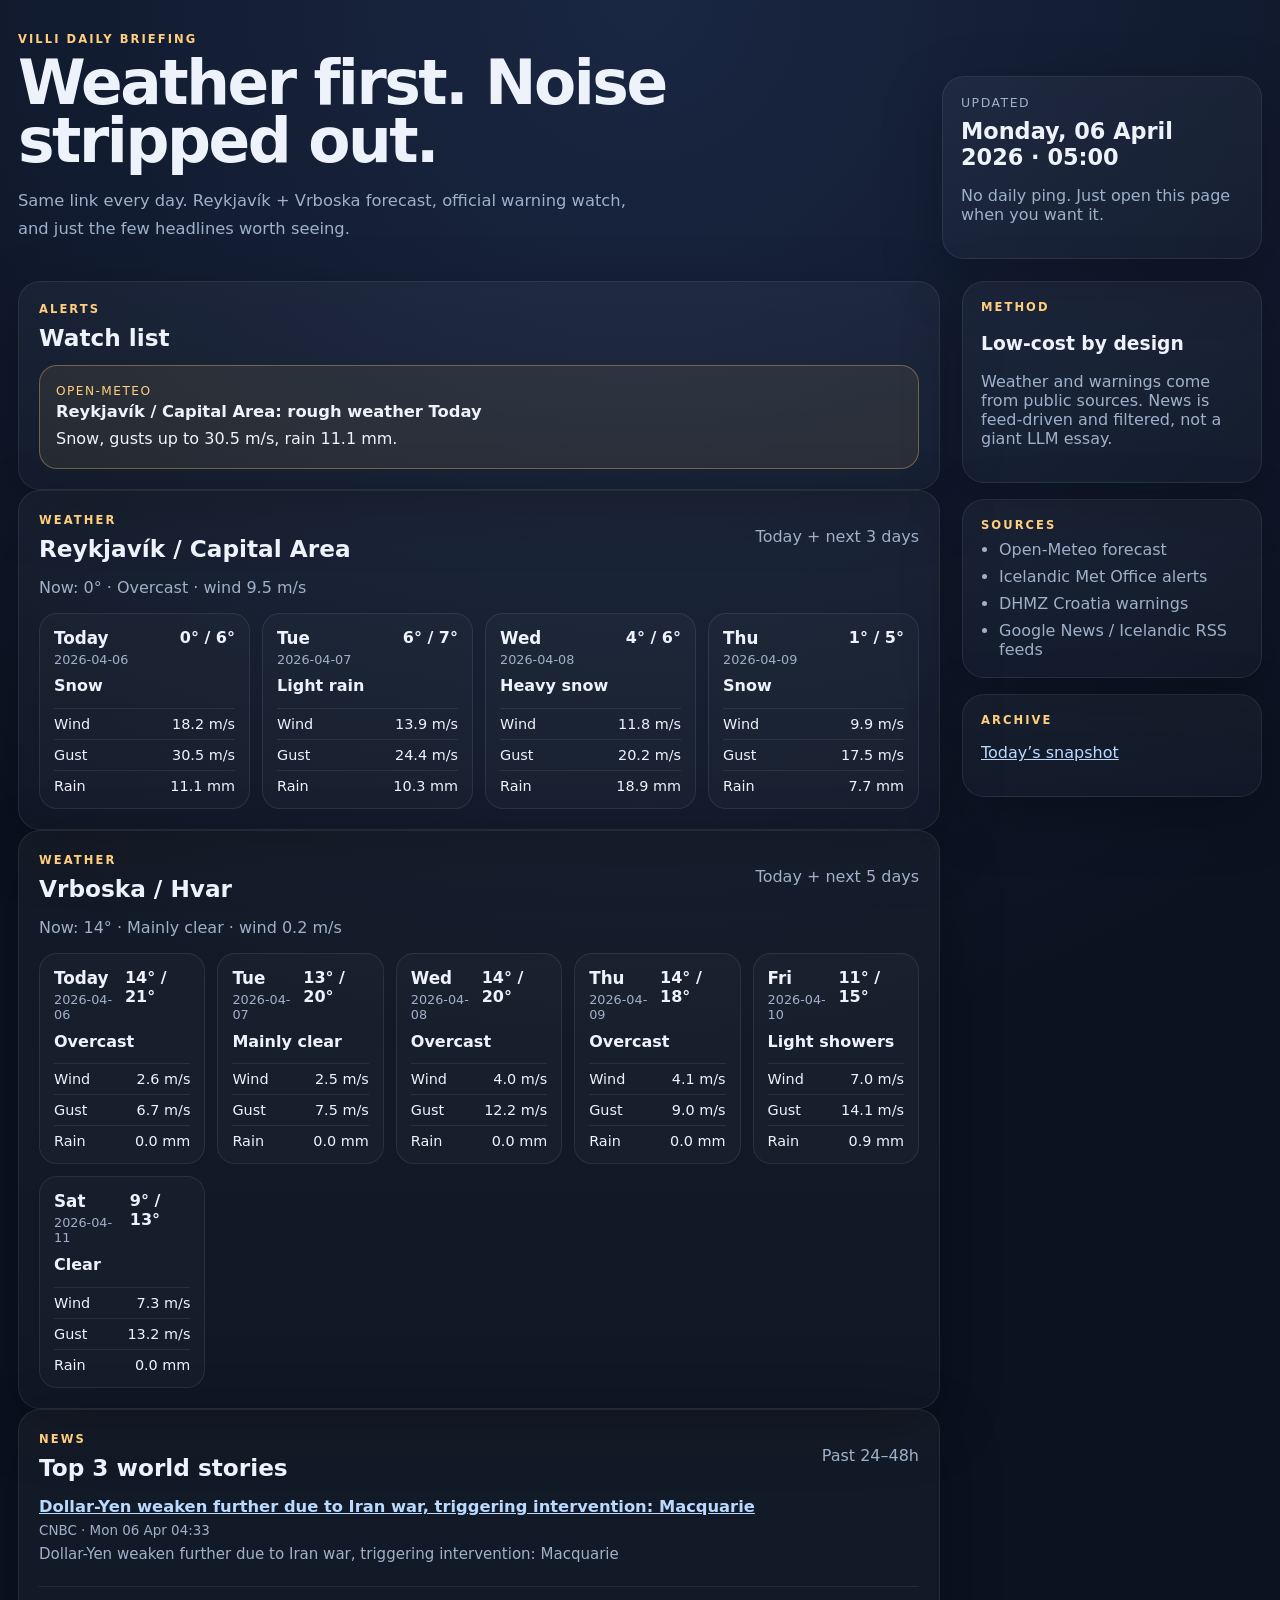
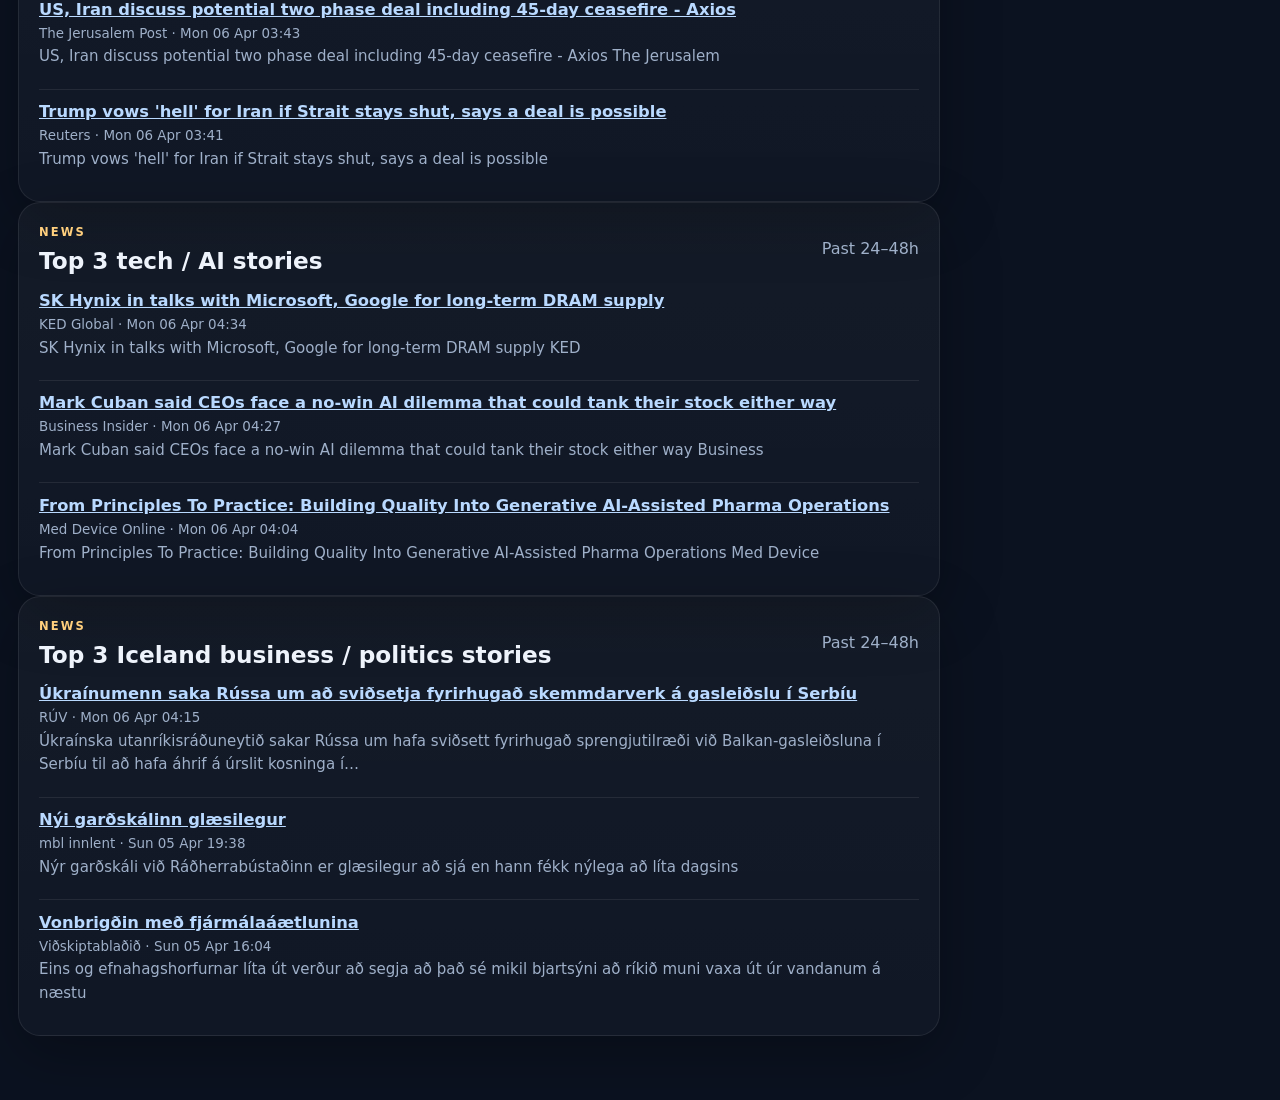
<file: archive/2026-04-06.html>
<!doctype html>
<html lang="en">
<head>
  <meta charset="utf-8">
  <meta name="viewport" content="width=device-width, initial-scale=1">
  <title>Villi Daily Briefing</title>
  <meta name="description" content="Daily weather-first briefing for Gunnar">
  <link rel="stylesheet" href="../assets/style.css">
</head>
<body>
  <div class="shell">
    <header class="hero">
      <div>
        <p class="eyebrow">Villi Daily Briefing</p>
        <h1>Weather first. Noise stripped out.</h1>
        <p class="lede">Same link every day. Reykjavík + Vrboska forecast, official warning watch, and just the few headlines worth seeing.</p>
      </div>
      <div class="hero-card panel compact">
        <p class="hero-label">Updated</p>
        <p class="hero-time">Monday, 06 April 2026 · 05:00</p>
        <p class="hero-note">No daily ping. Just open this page when you want it.</p>
      </div>
    </header>

    <main class="layout">
      <section class="main-col">
        <section class="panel alerts-panel">
          <div class="section-head"><div><p class="eyebrow">Alerts</p><h2>Watch list</h2></div></div>
          <div class="alerts-grid"><article class="alert watch"><p class="alert-kicker">Open-Meteo</p><h3>Reykjavík / Capital Area: rough weather Today</h3><p>Snow, gusts up to 30.5 m/s, rain 11.1 mm.</p></article></div>
        </section>

        <section class="panel"><div class="section-head"><div><p class="eyebrow">Weather</p><h2>Reykjavík / Capital Area</h2></div><p class="subtle">Today + next 3 days</p></div><p class="current-line">Now: 0° · Overcast · wind 9.5 m/s</p><div class="forecast-grid"><div class="day-card"><div class="day-top"><div><p class="day-label">Today</p><p class="day-date">2026-04-06</p></div><p class="temp">0° / 6°</p></div><p class="cond">Snow</p><dl><div><dt>Wind</dt><dd>18.2 m/s</dd></div><div><dt>Gust</dt><dd>30.5 m/s</dd></div><div><dt>Rain</dt><dd>11.1 mm</dd></div></dl></div><div class="day-card"><div class="day-top"><div><p class="day-label">Tue</p><p class="day-date">2026-04-07</p></div><p class="temp">6° / 7°</p></div><p class="cond">Light rain</p><dl><div><dt>Wind</dt><dd>13.9 m/s</dd></div><div><dt>Gust</dt><dd>24.4 m/s</dd></div><div><dt>Rain</dt><dd>10.3 mm</dd></div></dl></div><div class="day-card"><div class="day-top"><div><p class="day-label">Wed</p><p class="day-date">2026-04-08</p></div><p class="temp">4° / 6°</p></div><p class="cond">Heavy snow</p><dl><div><dt>Wind</dt><dd>11.8 m/s</dd></div><div><dt>Gust</dt><dd>20.2 m/s</dd></div><div><dt>Rain</dt><dd>18.9 mm</dd></div></dl></div><div class="day-card"><div class="day-top"><div><p class="day-label">Thu</p><p class="day-date">2026-04-09</p></div><p class="temp">1° / 5°</p></div><p class="cond">Snow</p><dl><div><dt>Wind</dt><dd>9.9 m/s</dd></div><div><dt>Gust</dt><dd>17.5 m/s</dd></div><div><dt>Rain</dt><dd>7.7 mm</dd></div></dl></div></div></section>
        <section class="panel"><div class="section-head"><div><p class="eyebrow">Weather</p><h2>Vrboska / Hvar</h2></div><p class="subtle">Today + next 5 days</p></div><p class="current-line">Now: 14° · Mainly clear · wind 0.2 m/s</p><div class="forecast-grid"><div class="day-card"><div class="day-top"><div><p class="day-label">Today</p><p class="day-date">2026-04-06</p></div><p class="temp">14° / 21°</p></div><p class="cond">Overcast</p><dl><div><dt>Wind</dt><dd>2.6 m/s</dd></div><div><dt>Gust</dt><dd>6.7 m/s</dd></div><div><dt>Rain</dt><dd>0.0 mm</dd></div></dl></div><div class="day-card"><div class="day-top"><div><p class="day-label">Tue</p><p class="day-date">2026-04-07</p></div><p class="temp">13° / 20°</p></div><p class="cond">Mainly clear</p><dl><div><dt>Wind</dt><dd>2.5 m/s</dd></div><div><dt>Gust</dt><dd>7.5 m/s</dd></div><div><dt>Rain</dt><dd>0.0 mm</dd></div></dl></div><div class="day-card"><div class="day-top"><div><p class="day-label">Wed</p><p class="day-date">2026-04-08</p></div><p class="temp">14° / 20°</p></div><p class="cond">Overcast</p><dl><div><dt>Wind</dt><dd>4.0 m/s</dd></div><div><dt>Gust</dt><dd>12.2 m/s</dd></div><div><dt>Rain</dt><dd>0.0 mm</dd></div></dl></div><div class="day-card"><div class="day-top"><div><p class="day-label">Thu</p><p class="day-date">2026-04-09</p></div><p class="temp">14° / 18°</p></div><p class="cond">Overcast</p><dl><div><dt>Wind</dt><dd>4.1 m/s</dd></div><div><dt>Gust</dt><dd>9.0 m/s</dd></div><div><dt>Rain</dt><dd>0.0 mm</dd></div></dl></div><div class="day-card"><div class="day-top"><div><p class="day-label">Fri</p><p class="day-date">2026-04-10</p></div><p class="temp">11° / 15°</p></div><p class="cond">Light showers</p><dl><div><dt>Wind</dt><dd>7.0 m/s</dd></div><div><dt>Gust</dt><dd>14.1 m/s</dd></div><div><dt>Rain</dt><dd>0.9 mm</dd></div></dl></div><div class="day-card"><div class="day-top"><div><p class="day-label">Sat</p><p class="day-date">2026-04-11</p></div><p class="temp">9° / 13°</p></div><p class="cond">Clear</p><dl><div><dt>Wind</dt><dd>7.3 m/s</dd></div><div><dt>Gust</dt><dd>13.2 m/s</dd></div><div><dt>Rain</dt><dd>0.0 mm</dd></div></dl></div></div></section>

        <section class="panel">
          <div class="section-head"><div><p class="eyebrow">News</p><h2>Top 3 world stories</h2></div><p class="subtle">Past 24–48h</p></div>
          <div class="news-grid"><article class="news-item"><h4><a href="https://news.google.com/rss/articles/[base64]?oc=5" target="_blank" rel="noopener">Dollar-Yen weaken further due to Iran war, triggering intervention: Macquarie</a></h4><p class="meta">CNBC · Mon 06 Apr 04:33</p><p class="desc">Dollar-Yen weaken further due to Iran war, triggering intervention: Macquarie</p></article><article class="news-item"><h4><a href="https://news.google.com/rss/articles/CBMiakFVX3lxTE5jWXBha1ZVRXc4VGpLazdmM3l2U3l2MEtiSDY2aUhnbHVhR0VoMHNNWlpVcnBUcm0xMTdyaUZ5dnQ5S0dhZURqUVI1SnlPTXFGRjRYUU5WcWV3YUlvR3JWVkRXdWlQeUlCb3c?oc=5" target="_blank" rel="noopener">US, Iran discuss potential two phase deal including 45-day ceasefire - Axios</a></h4><p class="meta">The Jerusalem Post · Mon 06 Apr 03:43</p><p class="desc">US, Iran discuss potential two phase deal including 45-day ceasefire - Axios The Jerusalem</p></article><article class="news-item"><h4><a href="https://news.google.com/rss/articles/[base64]?oc=5" target="_blank" rel="noopener">Trump vows &#x27;hell&#x27; for Iran if Strait stays shut, says a deal is possible</a></h4><p class="meta">Reuters · Mon 06 Apr 03:41</p><p class="desc">Trump vows &#x27;hell&#x27; for Iran if Strait stays shut, says a deal is possible</p></article></div>
        </section>
        <section class="panel">
          <div class="section-head"><div><p class="eyebrow">News</p><h2>Top 3 tech / AI stories</h2></div><p class="subtle">Past 24–48h</p></div>
          <div class="news-grid"><article class="news-item"><h4><a href="https://news.google.com/rss/articles/CBMid0FVX3lxTE9ZY1JYUzJKLWlQX3I1T3BvdFNsbTNteW9YQ0lfTDlVdV9zWUpJQ01sQl82aURyQ2pLaU1zajRRdk5TU0RCQ0tzbDNiMkpYejFGTmJMenc4UVhlakM4R1RCeHNjd2IzYl9vWDM0dU9ndFktSVhFaXdj?oc=5" target="_blank" rel="noopener">SK Hynix in talks with Microsoft, Google for long-term DRAM supply</a></h4><p class="meta">KED Global · Mon 06 Apr 04:34</p><p class="desc">SK Hynix in talks with Microsoft, Google for long-term DRAM supply KED</p></article><article class="news-item"><h4><a href="https://news.google.com/rss/articles/CBMikAFBVV95cUxQZ3hReW1VYlZzWW94YkxyMzhKdmJ0d19lelFhWDFKZkZZUzNkUW1LbUZONVE1ZHRVUzBKTVlpcE50aG9ldWx5Sm9qWU9uaE8zcXlPYVhLWDEzRHBOYUd4SmM2Q0tlQm9jUHFNVHRFWkN2SjJQTmtfaU94cUZfaEZGcDk3NWdWU3lKNzgwS1Q5MmM?oc=5" target="_blank" rel="noopener">Mark Cuban said CEOs face a no-win AI dilemma that could tank their stock either way</a></h4><p class="meta">Business Insider · Mon 06 Apr 04:27</p><p class="desc">Mark Cuban said CEOs face a no-win AI dilemma that could tank their stock either way Business</p></article><article class="news-item"><h4><a href="https://news.google.com/rss/articles/[base64]?oc=5" target="_blank" rel="noopener">From Principles To Practice: Building Quality Into Generative AI-Assisted Pharma Operations</a></h4><p class="meta">Med Device Online · Mon 06 Apr 04:04</p><p class="desc">From Principles To Practice: Building Quality Into Generative AI-Assisted Pharma Operations Med Device</p></article></div>
        </section>
        <section class="panel">
          <div class="section-head"><div><p class="eyebrow">News</p><h2>Top 3 Iceland business / politics stories</h2></div><p class="subtle">Past 24–48h</p></div>
          <div class="news-grid"><article class="news-item"><h4><a href="https://www.ruv.is/frettir/erlent/2026-04-06-ukrainumenn-saka-russa-um-ad-svidsetja-fyrirhugad-skemmdarverk-a-gasleidslu-i-serbiu-471820/" target="_blank" rel="noopener">Úkraínumenn saka Rússa um að sviðsetja fyrirhugað skemmdarverk á gasleiðslu í Serbíu</a></h4><p class="meta">RÚV · Mon 06 Apr 04:15</p><p class="desc">Úkraínska utanríkisráðuneytið sakar Rússa um hafa sviðsett fyrirhugað sprengjutilræði við Balkan-gasleiðsluna í Serbíu til að hafa áhrif á úrslit kosninga í…</p></article><article class="news-item"><h4><a href="https://www.mbl.is/frettir/innlent/2026/04/05/nyi_gardskalinn_glaesilegur/" target="_blank" rel="noopener">Nýi garðskálinn glæsilegur</a></h4><p class="meta">mbl innlent · Sun 05 Apr 19:38</p><p class="desc">Nýr garðskáli við Ráðherrabústaðinn er glæsilegur að sjá en hann fékk nýlega að líta dagsins</p></article><article class="news-item"><h4><a href="https://www.vb.is/skodun/vonbrigdin-med-fjarmalaaaetlunina2/" target="_blank" rel="noopener">Vonbrigðin með fjármálaáætlunina</a></h4><p class="meta">Viðskiptablaðið · Sun 05 Apr 16:04</p><p class="desc">Eins og efnahagshorfurnar líta út verður að segja að það sé mikil bjartsýni að ríkið muni vaxa út úr vandanum á næstu</p></article></div>
        </section>
      </section>

      <aside class="side-col">
        <section class="panel compact">
          <p class="eyebrow">Method</p>
          <h3>Low-cost by design</h3>
          <p class="subtle">Weather and warnings come from public sources. News is feed-driven and filtered, not a giant LLM essay.</p>
        </section>
        <section class="panel compact">
          <p class="eyebrow">Sources</p>
          <ul class="source-list">
            <li>Open-Meteo forecast</li>
            <li>Icelandic Met Office alerts</li>
            <li>DHMZ Croatia warnings</li>
            <li>Google News / Icelandic RSS feeds</li>
          </ul>
        </section>
        <section class="panel compact">
          <p class="eyebrow">Archive</p>
          <p class="subtle"><a href="archive/2026-04-06.html">Today’s snapshot</a></p>
        </section>
      </aside>
    </main>
  </div>
</body>
</html>
</file>
<file: assets/style.css>
:root{--bg:#0b1220;--panel:#121a2b;--panel2:#18233a;--text:#eef3fb;--muted:#9fb0c9;--line:rgba(255,255,255,.08);--accent:#8dc4ff;--accent2:#ffcf7d;--danger:#ff9a8b;--watch:#f8c96b;--shadow:0 18px 60px rgba(0,0,0,.28)}
*{box-sizing:border-box}body{margin:0;font-family:Inter,ui-sans-serif,system-ui,-apple-system,Segoe UI,Roboto,Arial,sans-serif;background:radial-gradient(circle at top,#1a2743 0,#0b1220 38%);color:var(--text)}a{color:#b9d9ff}.shell{max-width:1280px;margin:0 auto;padding:32px 18px 64px}.hero{display:grid;grid-template-columns:minmax(0,1fr) 320px;gap:22px;align-items:end;margin-bottom:22px}.eyebrow{text-transform:uppercase;letter-spacing:.18em;font-size:.72rem;font-weight:700;color:var(--accent2);margin:0 0 8px}.hero h1{font-size:clamp(2.1rem,4.8vw,4.6rem);line-height:.95;letter-spacing:-.04em;margin:.2rem 0 .8rem}.lede{max-width:62ch;color:var(--muted);font-size:1.02rem;line-height:1.7}.layout{display:grid;grid-template-columns:minmax(0,1fr) 300px;gap:22px}.panel{background:linear-gradient(180deg,rgba(255,255,255,.04),rgba(255,255,255,.025));border:1px solid var(--line);border-radius:22px;padding:20px;box-shadow:var(--shadow)}.compact{padding:18px}.hero-card .hero-label{font-size:.78rem;text-transform:uppercase;letter-spacing:.12em;color:var(--muted);margin:0 0 8px}.hero-card .hero-time{font-size:1.4rem;font-weight:700;margin:0 0 8px}.hero-note,.subtle,.meta,.desc,.current-line{color:var(--muted)}.section-head{display:flex;justify-content:space-between;gap:16px;align-items:end;margin-bottom:14px}.section-head h2{margin:0;font-size:1.45rem}.alerts-grid{display:grid;gap:12px}.alert{border-radius:18px;padding:16px;border:1px solid var(--line);background:rgba(255,255,255,.02)}.alert.official{border-color:rgba(255,154,139,.35);background:rgba(255,154,139,.08)}.alert.watch{border-color:rgba(248,201,107,.35);background:rgba(248,201,107,.08)}.alert.quiet{border-color:rgba(141,196,255,.2)}.alert-kicker{font-size:.76rem;text-transform:uppercase;letter-spacing:.12em;color:var(--accent2);margin:0 0 6px}.alert h3{margin:.1rem 0 .35rem;font-size:1.02rem}.alert p{margin:0;line-height:1.55}.forecast-grid{display:grid;grid-template-columns:repeat(auto-fit,minmax(150px,1fr));gap:12px}.day-card{background:rgba(255,255,255,.025);border:1px solid var(--line);border-radius:18px;padding:14px}.day-top{display:flex;justify-content:space-between;gap:8px;align-items:start}.day-label{font-size:1.05rem;font-weight:700;margin:0}.day-date{font-size:.8rem;color:var(--muted);margin:4px 0 0}.temp{font-size:1rem;font-weight:700;margin:0}.cond{margin:.6rem 0 .8rem;font-weight:600}.day-card dl{display:grid;gap:7px;margin:0}.day-card dl div{display:flex;justify-content:space-between;gap:8px;border-top:1px solid var(--line);padding-top:7px}.day-card dt,.day-card dd{margin:0;font-size:.9rem}.news-grid{display:grid;gap:10px}.news-item{padding:10px 0;border-top:1px solid var(--line)}.news-item:first-child{border-top:none;padding-top:0}.news-item h4{margin:.1rem 0 .3rem;font-size:1.02rem;line-height:1.35}.meta{font-size:.84rem;margin:0 0 .3rem}.desc{font-size:.94rem;line-height:1.55;margin:0}.source-list{margin:0;padding-left:18px;color:var(--muted);display:grid;gap:8px}.side-col{display:grid;gap:16px;align-content:start}@media(max-width:980px){.hero,.layout{grid-template-columns:1fr}.side-col{grid-template-columns:1fr 1fr 1fr}}@media(max-width:720px){.shell{padding:20px 12px 48px}.panel{padding:16px;border-radius:18px}.hero h1{font-size:2.4rem}.forecast-grid{grid-template-columns:1fr 1fr}.side-col{grid-template-columns:1fr}}@media(max-width:520px){.forecast-grid{grid-template-columns:1fr}}
</file>
